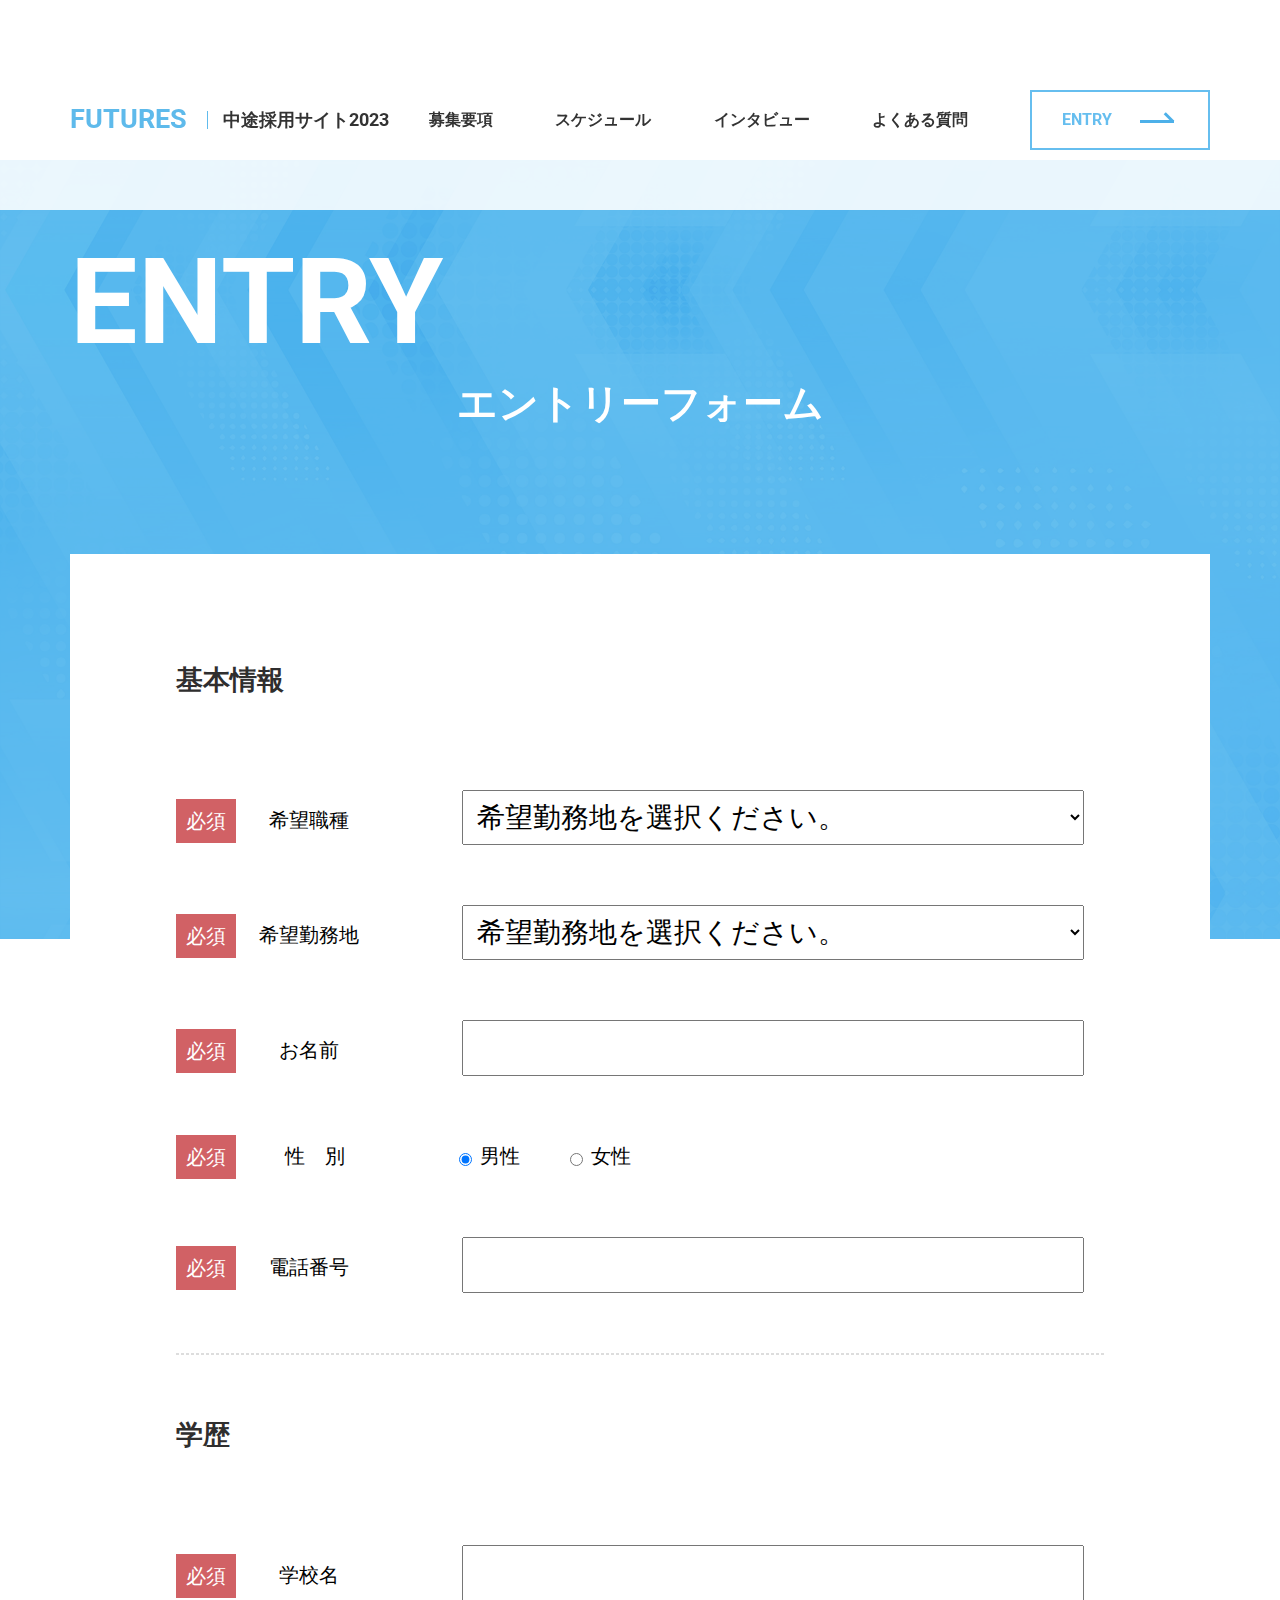
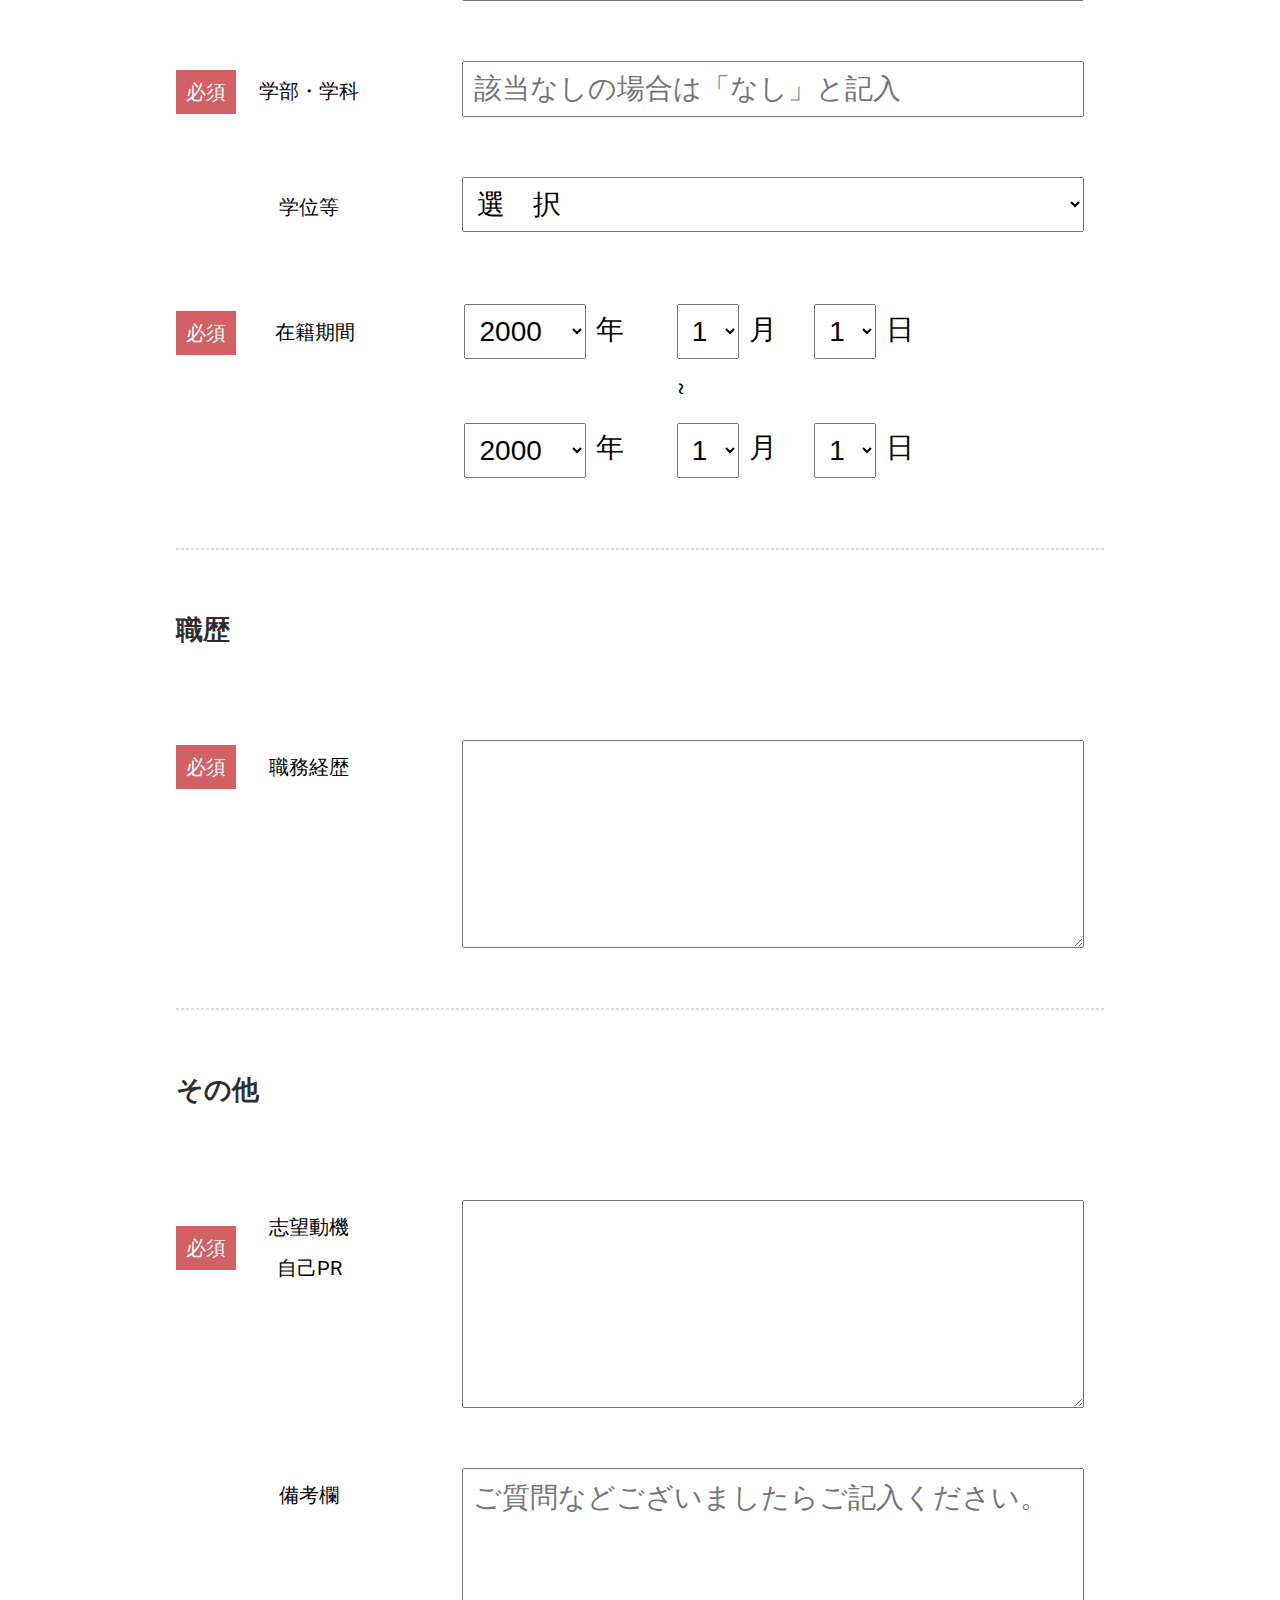
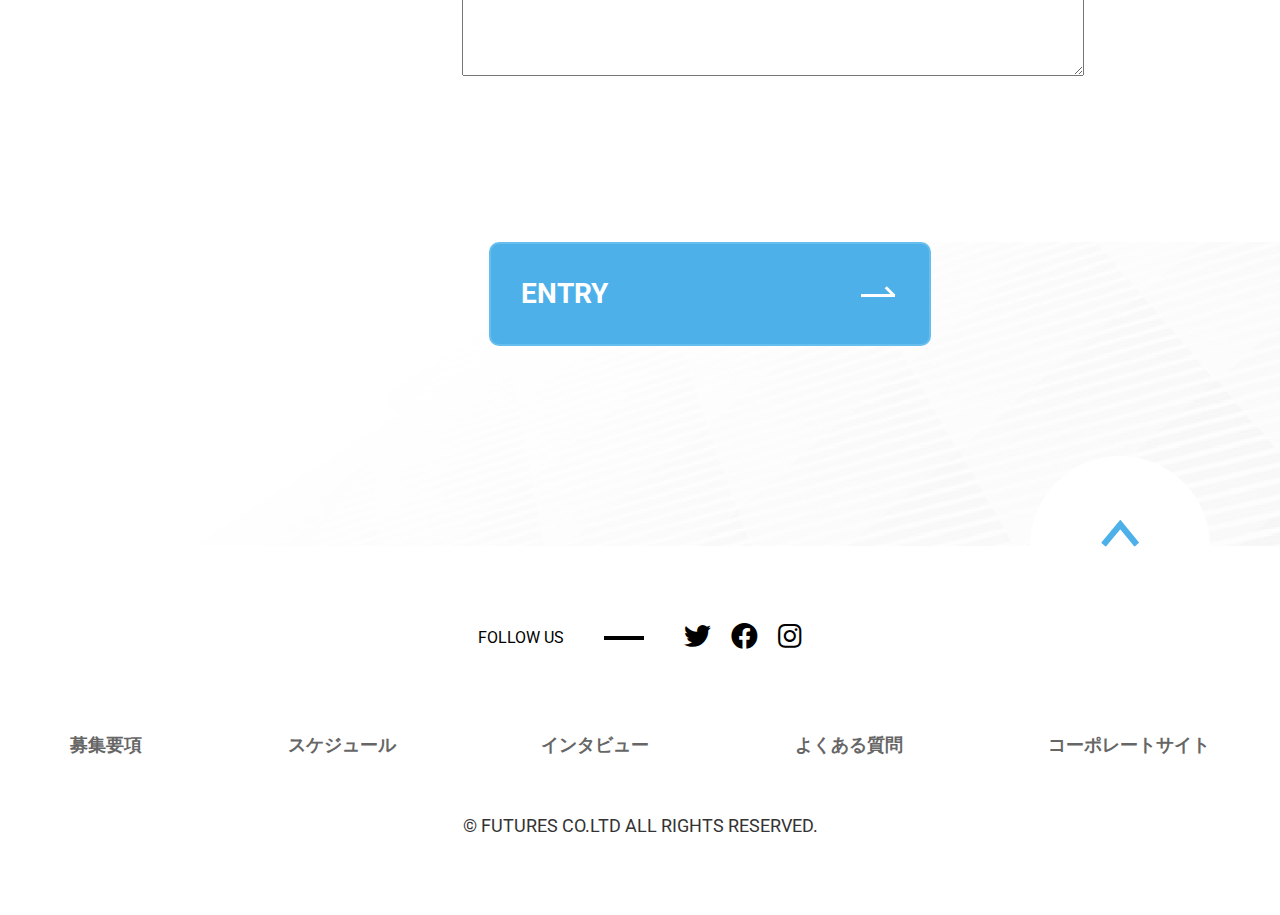
<file: entry.html>
<!DOCTYPE html>
<html lang="ja">

  <head>
    <meta charset="UTF-8">
    <meta http-equiv="X-UA-Compatible" content="IE=edge">
    <meta name="viewport" content="width=device-width, initial-scale=1.0">
    <title>Futures</title>
    <meta name="description" content="○○○○○○○○">
    <meta name="keywords" content="○○○○○○○○○">
    <meta name="viewport" content="width=device-width, initial-scale=1.0">
    <meta property="og:title" content="Futures">
    <meta property="og:type" content="article">
    <meta property="og:url" content="○○○○○○○">
    <meta property="og:image" content="img/favicon.ico">
    <meta property="og:description" content="Futures">
    <meta property="og:site-name" content="Futures">
    <link rel="icon" href="img/favicon.ico">
    <link rel="apple-touch-icon" sizes="180×180" href="icon">
    <link rel="preconnect" href="https://fonts.gstatic.com">
    <link rel="preconnect" href="https://fonts.googleapis.com">
    <link rel="preconnect" href="https://fonts.gstatic.com" crossorigin>
    <link href="https://fonts.googleapis.com/css2?family=Roboto:wght@100;300;400;500;700;900&display=swap" rel="stylesheet">
    <link href="https://use.fontawesome.com/releases/v5.6.1/css/all.css" rel="stylesheet">

    <link rel="stylesheet" href="https://unpkg.com/swiper/swiper-bundle.min.css"/>
    <link rel="stylesheet" type="text/css" href="./assets/css/aos.css">

    <link rel="stylesheet" type="text/css" href="./assets/css/reset.css">
    <link rel="stylesheet" type="text/css" href="./assets/css/common.css">
  </head>

  <body>
    <div id="wrap">
      <header class="header">
        <div class="main-menu">
          <div class="header-logo">
            <a href="index.html">FUTURES</a>
            <a href="index.html">中途採用サイト2023</a>
          </div>
          <div class="nav-wrapper">
            <nav class="header-nav">
              <ul class="nav-list">
                <li class="nav-item"><a href="#service">募集要項</a></li>
                <li class="nav-item"><a href="#voice">スケジュール</a></li>
                <li class="nav-item"><a href="column">インタビュー</a></li>
                <li class="nav-item"><a href="#material">よくある質問</a></li>
                <li>
                  <a href="#" class="nav-item entry-btn">
                    ENTRY
                    <span class="arrow"></span>
                  </a>
                </li>
              </ul>
            </nav>
          </div>
          <div class="menu-btn" onclick="menuClick(this)">
            <span></span>
            <span></span>
            <span></span>
          </div>
        </div>
        <div class="menu" onclick="menuClose()">
          <div><a href="#service">サービス内容</a></div>
          <div><a href="#voice">事例紹介</a></div>
          <div><a href="#">コラム</a></div>
          <div><a href="#material">お役立ち資料</a></div>
          <div><a href="https://airz.co.jp/">会社情報</a></div>
          <div><a href="./whitepaper-form.html">資料ダウンロード</a></div>
          <div><a href="./inquiry-form.html">お問い合わせ</a></div>
      </div>  
      </header>

      <main>
        <section class="section-entry">
          <div class="background-img">
            <img src="./assets/img/faq-bg.png" alt="">
          </div>
          <div class="wrapper">
            <div class="page-title">
              ENTRY
            </div>
            <h2 data-aos="fade-up" data-aos-duration="1500">エントリーフォーム</h2>
            <div class="entry-container">
              <h5>基本情報</h5>
              <div>
                <label class="require" for="">希望職種</label>
                <select class="inputbox" name="occupation" id="occupation">
                  <option value="default">希望勤務地を選択ください。</option>
                  <option value="engineer">System Engineer</option>
                  <option value="designer">Web Designer</option>
                </select>
              </div>
              <div>
                <label class="require" for="">希望勤務地</label>
                <select class="inputbox" name="occupation" id="occupation">
                  <option value="default">希望勤務地を選択ください。</option>
                  <option value="engineer">System Engineer</option>
                  <option value="designer">Web Designer</option>
                </select>
              </div>
              <div>
                <label class="require" for="">お名前</label>
                <input class="inputbox" type="text" id="name" name="name">
              </div>
              <div>
                <label for="" class="require">性　別</label>
                <div>
                  <label class="radio">
                    <input type="radio" name="radio" checked>
                    <span class="check"></span>男性
                  </label>
                  <label class="radio">
                    <input type="radio" name="radio">
                    <span class="check"></span>女性
                  </label>  
                </div>
              </div>
              <div>
                <label class="require" for="">電話番号</label>
                <input class="inputbox" type="text" id="phonenumber" name="phonenumber">
              </div>

              <div class="entry-seperater"></div>

              <h5>学歴</h5>
              <div>
                <label class="require" for="">学校名</label>
                <input class="inputbox" type="text" id="name" name="name">
              </div>
              <div>
                <label class="require" for="">学部・学科</label>
                <input class="inputbox" type="text" id="name" name="name" placeholder="該当なしの場合は「なし」と記入">
              </div>
              <div>
                <label for="">学位等</label>
                <select class="inputbox" name="bachelor" id="bachelor">
                  <option value="default">選　択</option>
                  <option value="engineer">選　択</option>
                  <option value="designer">選　択</option>
                </select>
              </div>
              <div>
                <label class="require" for="">在籍期間</label>
                <div>
                  <div class="date-line">
                    <div class="inputbox year">
                      <select  name="year" id="year">
                        <option value="default">2000</option>
                        <option value="engineer">2001</option>
                        <option value="designer">2002</option>
                      </select>年
                    </div>
                    <div class="inputbox month">
                      <select name="month" id="month">
                        <option value="default">1</option>
                        <option value="engineer">2</option>
                        <option value="designer">3</option>
                      </select>月
                    </div>
                    <div class="inputbox date">
                      <select name="date" id="date">
                        <option value="default">1</option>
                        <option value="engineer">2</option>
                        <option value="designer">3</option>
                      </select>日
                    </div>    
                  </div>
                  <div class="date-connecter">~</div>
                  <div class="date-line">
                    <div class="inputbox year">
                      <select  name="year" id="year">
                        <option value="default">2000</option>
                        <option value="engineer">2001</option>
                        <option value="designer">2002</option>
                      </select>年
                    </div>
                    <div class="inputbox month">
                      <select name="month" id="month">
                        <option value="default">1</option>
                        <option value="engineer">2</option>
                        <option value="designer">3</option>
                      </select>月
                    </div>
                    <div class="inputbox date">
                      <select name="date" id="date">
                        <option value="default">1</option>
                        <option value="engineer">2</option>
                        <option value="designer">3</option>
                      </select>日
                    </div>    
                  </div>
                </div>
              </div>

              <div class="entry-seperater"></div>

              <h5>職歴</h5>
              <div>
                <label class="require" for="">職務経歴</label>
                <textarea class="inputbox" rows="6" cols="50" name="comment" form="usrform"></textarea>
              </div>

              <div class="entry-seperater"></div>

              <h5>その他</h5>
              <div>
                <label class="require" for="">志望動機<br>自己PR</label>
                <textarea class="inputbox" rows="6" cols="50" name="comment" form="usrform"></textarea>
              </div>
              <div>
                <label for="">備考欄</label>
                <textarea class="inputbox" rows="6" cols="50" name="comment" form="usrform" placeholder="ご質問などございましたらご記入ください。"></textarea>
              </div>
            </div>
            <div class="entry-footer">
              <a type="submit" href="#" class="entry-btn color-white">
                ENTRY
                <span class="arrow"></span>
              </a>  
            </div>
          </div>
        </section>
      </main>

      <!-- footer -->
      <footer>
        <div class="footer-top show-none">
          <div class="footer-title">
            CREATE THE FUTURE
          </div>
          <div class="footer-subtitle">
            挑戦するあなたを応援します。
          </div>
          <a href="#" class="entry-btn color-white">
            ENTRY
            <span class="arrow"></span>
          </a>
        </div>
        <div class="footer-btm">
          <div class="wrapper">
            <div class="container">
              <a href="#" class="back-to-top">
                <img src="./assets/img/to_top.svg" alt="">
              </a>
              <div class="footer-social">
                <div>FOLLOW US</div>
                <div class="minuse"></div>
                <div class="social-buttons">
                  <a href="https://twitter.com/" target="_blank"><i class="fab fa-twitter"></i></a>
                  <a href="https://www.facebook.com/" target="_blank"><i class="fab fa-facebook"></i>
                  <a href="https://www.instagram.com/" target="_blank"><i class="fab fa-instagram"></i></a>    
                </div>
              </div>
              <div class="nav-wrapper">
                <nav class="header-nav">
                  <ul class="nav-list">
                    <li class="nav-item"><a href="#service">募集要項</a></li>
                    <li class="nav-item"><a href="#voice">スケジュール</a></li>
                    <li class="nav-item"><a href="column">インタビュー</a></li>
                    <li class="nav-item"><a href="#material">よくある質問</a></li>
                    <li class="nav-item"><a href="#material">コーポレートサイト</a></li>
                  </ul>
                </nav>
              </div>    
            </div>
          </div>  
        </div>
        <p>&copy; FUTURES CO.LTD ALL RIGHTS RESERVED.</p>
      </footer>

    </div>
    <!-- JavaScript読み込み -->

    <script src="https://code.jquery.com/jquery-3.4.1.min.js" integrity="sha256-CSXorXvZcTkaix6Yvo6HppcZGetbYMGWSFlBw8HfCJo=" crossorigin="anonymous"></script>
    <script src="https://unpkg.com/swiper/swiper-bundle.min.js"></script>
    <script>
      var swiper = new Swiper(".mySwiper", {
        spaceBetween: 30,
        centeredSlides: true,
        loop: true,
        autoplay: {
          delay: 3000,
          disableOnInteraction: true,
        },
      });
    </script>

    <script src="./assets/scripts/aos.js"></script>
    <script src="./assets/scripts/main.js"></script>

    <script>
      AOS.init();
    </script>
  </body>
</html>
</file>
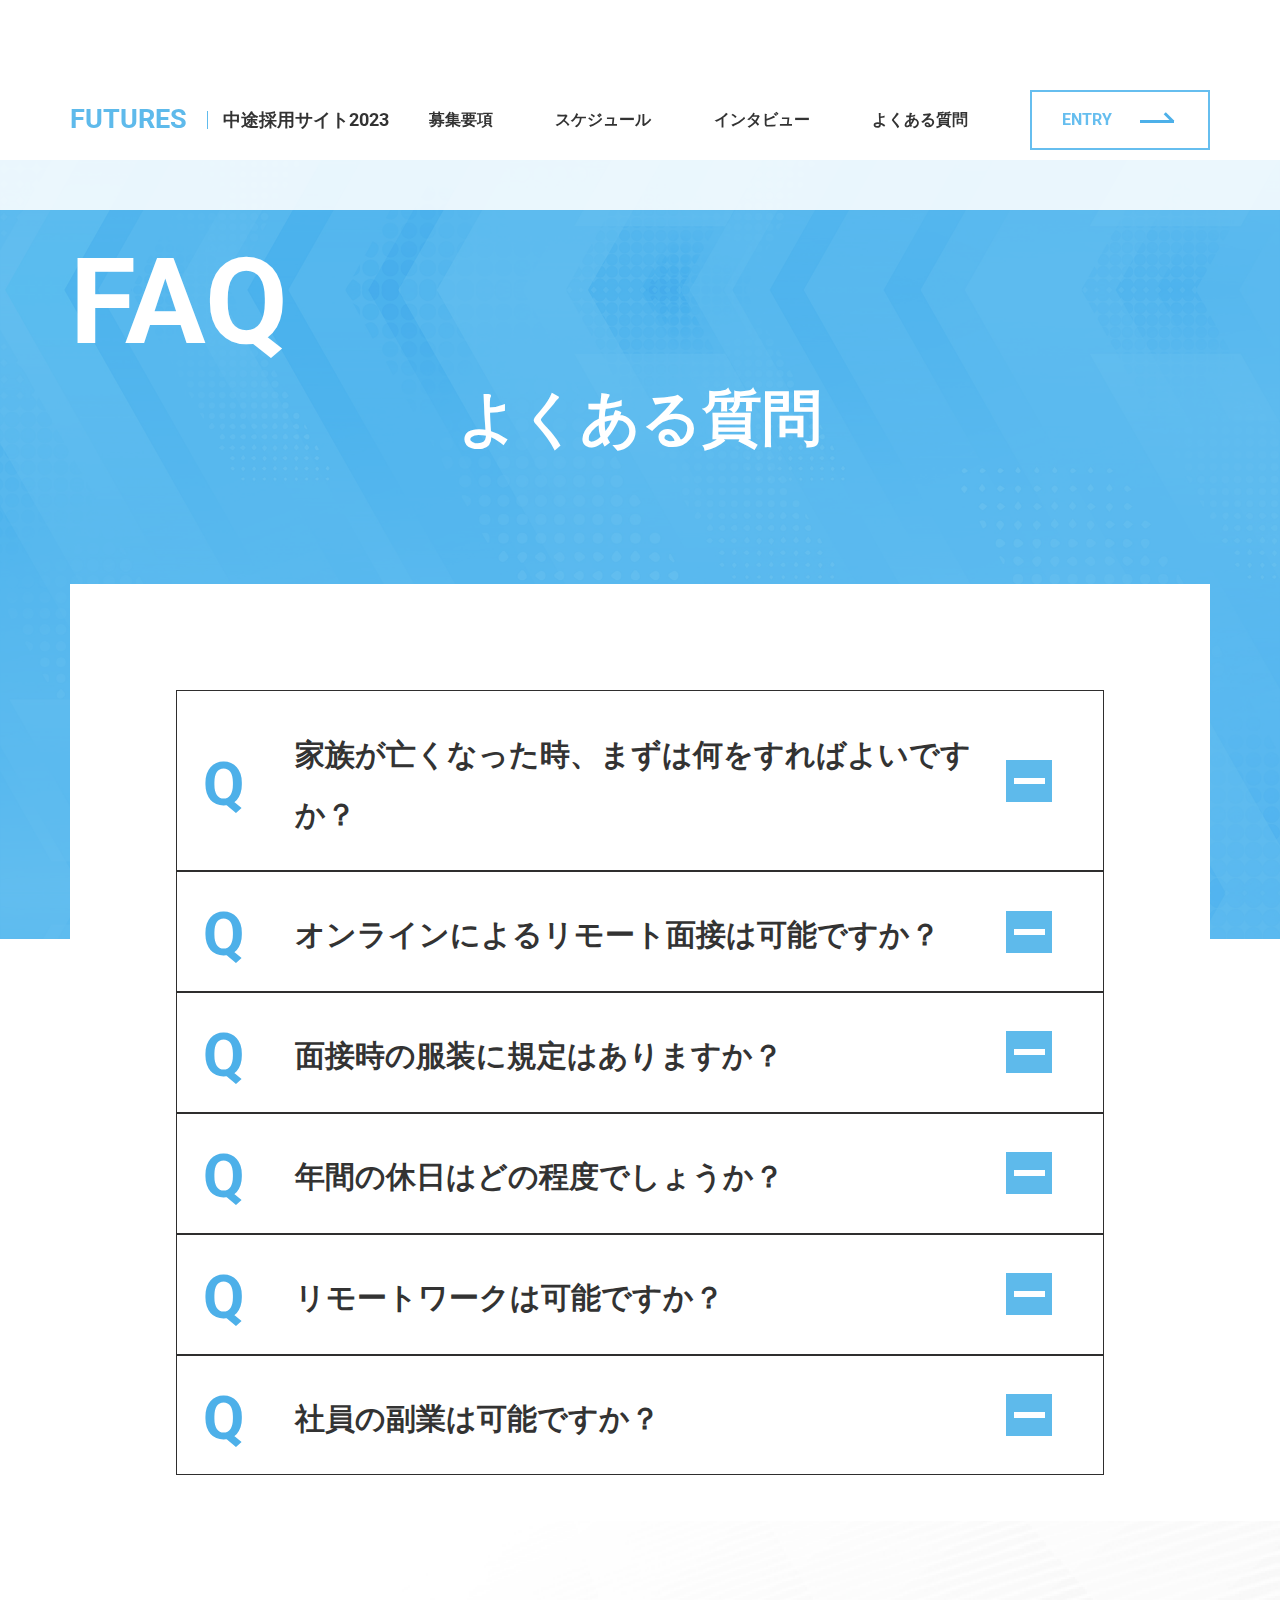
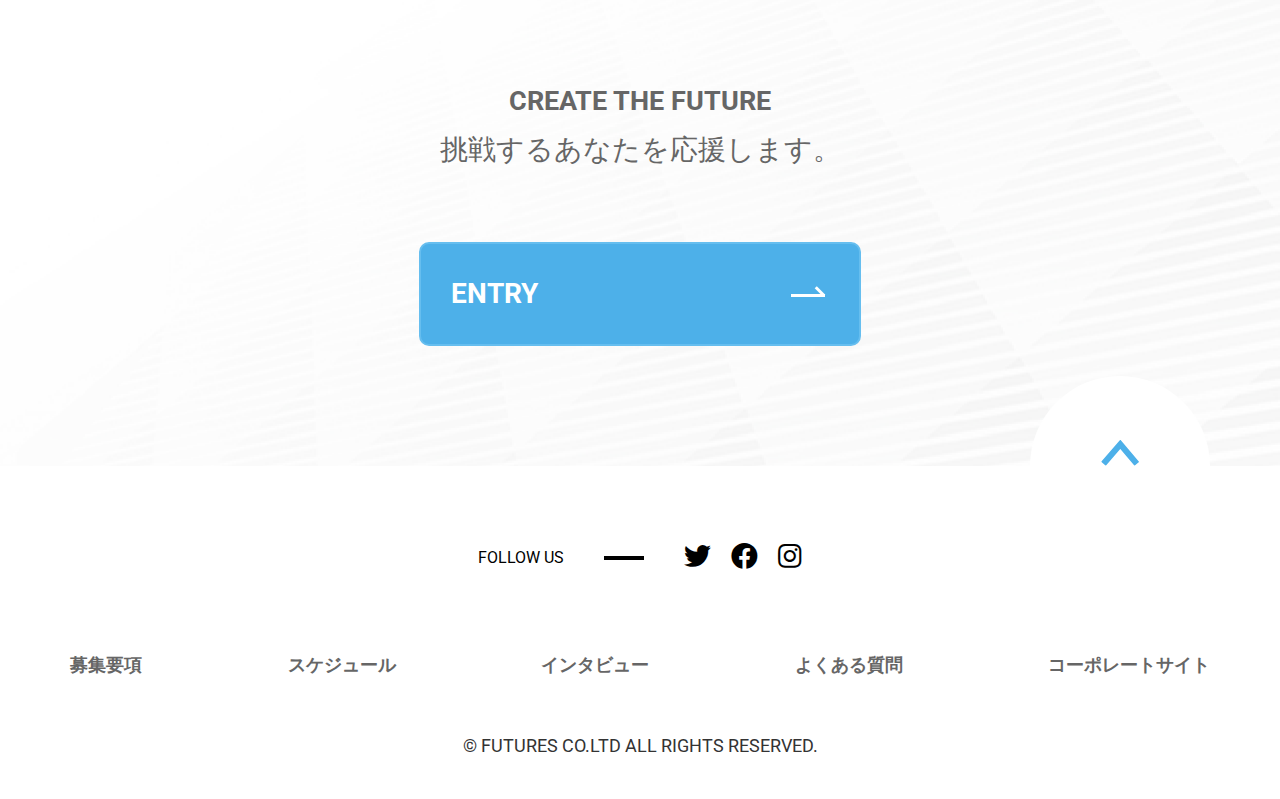
<file: faq.html>
<!DOCTYPE html>
<html lang="ja">

  <head>
    <meta charset="UTF-8">
    <meta http-equiv="X-UA-Compatible" content="IE=edge">
    <meta name="viewport" content="width=device-width, initial-scale=1.0">
    <title>Futures</title>
    <meta name="description" content="○○○○○○○○">
    <meta name="keywords" content="○○○○○○○○○">
    <meta name="viewport" content="width=device-width, initial-scale=1.0">
    <meta property="og:title" content="Futures">
    <meta property="og:type" content="article">
    <meta property="og:url" content="○○○○○○○">
    <meta property="og:image" content="img/favicon.ico">
    <meta property="og:description" content="Futures">
    <meta property="og:site-name" content="Futures">
    <link rel="icon" href="img/favicon.ico">
    <link rel="apple-touch-icon" sizes="180×180" href="icon">
    <link rel="preconnect" href="https://fonts.gstatic.com">
    <link rel="preconnect" href="https://fonts.googleapis.com">
    <link rel="preconnect" href="https://fonts.gstatic.com" crossorigin>
    <link href="https://fonts.googleapis.com/css2?family=Roboto:wght@100;300;400;500;700;900&display=swap" rel="stylesheet">
    <link href="https://use.fontawesome.com/releases/v5.6.1/css/all.css" rel="stylesheet">

    <link rel="stylesheet" href="https://unpkg.com/swiper/swiper-bundle.min.css"/>
    <link rel="stylesheet" type="text/css" href="./assets/css/aos.css">

    <link rel="stylesheet" type="text/css" href="./assets/css/reset.css">
    <link rel="stylesheet" type="text/css" href="./assets/css/common.css">
  </head>

  <body>
    <div id="wrap">
      <header class="header">
        <div class="main-menu">
          <div class="header-logo">
            <a href="index.html">FUTURES</a>
            <a href="index.html">中途採用サイト2023</a>
          </div>
          <div class="nav-wrapper">
            <nav class="header-nav">
              <ul class="nav-list">
                <li class="nav-item"><a href="#service">募集要項</a></li>
                <li class="nav-item"><a href="#voice">スケジュール</a></li>
                <li class="nav-item"><a href="column">インタビュー</a></li>
                <li class="nav-item"><a href="#material">よくある質問</a></li>
                <li>
                  <a href="#" class="nav-item entry-btn">
                    ENTRY
                    <span class="arrow"></span>
                  </a>
                </li>
              </ul>
            </nav>
          </div>
          <div class="menu-btn" onclick="menuClick(this)">
            <span></span>
            <span></span>
            <span></span>
          </div>
        </div>
        <div class="menu" onclick="menuClose()">
          <div><a href="#service">サービス内容</a></div>
          <div><a href="#voice">事例紹介</a></div>
          <div><a href="#">コラム</a></div>
          <div><a href="#material">お役立ち資料</a></div>
          <div><a href="https://airz.co.jp/">会社情報</a></div>
          <div><a href="./whitepaper-form.html">資料ダウンロード</a></div>
          <div><a href="./inquiry-form.html">お問い合わせ</a></div>
      </div>  
      </header>

      <main>
        <section class="section-faq">
          <div class="background-img">
            <img src="./assets/img/faq-bg.png" alt="">
          </div>
          <div class="wrapper">
            <div class="page-title">
              FAQ
            </div>
            <h2 data-aos="fade-up" data-aos-duration="1500">よくある質問</h2>
            <div class="faq-container">
              <div class="faq-card">
                <div class="faq-q">
                  <div class="faq-head">Q</div>
                  <p>
                    家族が亡くなった時、まずは何をすればよいですか？
                  </p>
                </div>
                <div class="faq-a">
                  <div class="faq-text">
                    <div class="faq-head">A</div>
                    <p>
                      基本的にはありませんが、事情や要望がある場合転勤になることもあります。その場合、地域は関東圏のみとなります。
                    </p>
                  </div>
                </div>
              </div>
              <div class="faq-card">
                <div class="faq-q">
                  <div class="faq-head">Q</div>
                  <p>
                    オンラインによるリモート面接は可能ですか？
                  </p>
                </div>
                <div class="faq-a">
                  <div class="faq-text">
                    <div class="faq-head">A</div>
                    <p>
                      基本的にはありませんが、事情や要望がある場合転勤になることもあります。その場合、地域は関東圏のみとなります。
                    </p>
                  </div>
                </div>
              </div>
              <div class="faq-card">
                <div class="faq-q">
                  <div class="faq-head">Q</div>
                  <p>
                    面接時の服装に規定はありますか？
                  </p>
                </div>
                <div class="faq-a">
                  <div class="faq-text">
                    <div class="faq-head">A</div>
                    <p>
                      基本的にはありませんが、事情や要望がある場合転勤になることもあります。その場合、地域は関東圏のみとなります。
                    </p>
                  </div>
                </div>
              </div>
              <div class="faq-card">
                <div class="faq-q">
                  <div class="faq-head">Q</div>
                  <p>
                    年間の休日はどの程度でしょうか？
                  </p>
                </div>
                <div class="faq-a">
                  <div class="faq-text">
                    <div class="faq-head">A</div>
                    <p>
                      基本的にはありませんが、事情や要望がある場合転勤になることもあります。その場合、地域は関東圏のみとなります。
                    </p>
                  </div>
                </div>
              </div>
              <div class="faq-card">
                <div class="faq-q">
                  <div class="faq-head">Q</div>
                  <p>
                    リモートワークは可能ですか？
                  </p>
                </div>
                <div class="faq-a">
                  <div class="faq-text">
                    <div class="faq-head">A</div>
                    <p>
                      基本的にはありませんが、事情や要望がある場合転勤になることもあります。その場合、地域は関東圏のみとなります。
                    </p>
                  </div>
                </div>
              </div>
              <div class="faq-card">
                <div class="faq-q">
                  <div class="faq-head">Q</div>
                  <p>
                    社員の副業は可能ですか？
                  </p>
                </div>
                <div class="faq-a">
                  <div class="faq-text">
                    <div class="faq-head">A</div>
                    <p>
                      基本的にはありませんが、事情や要望がある場合転勤になることもあります。その場合、地域は関東圏のみとなります。
                    </p>
                  </div>
                </div>
              </div>
            </div>
          </div>
        </section>
      </main>

      <!-- footer -->
      <footer>
        <div class="footer-top">
          <div class="footer-title">
            CREATE THE FUTURE
          </div>
          <div class="footer-subtitle">
            挑戦するあなたを応援します。
          </div>
          <a href="#" class="entry-btn color-white">
            ENTRY
            <span class="arrow"></span>
          </a>
        </div>
        <div class="footer-btm">
          <div class="wrapper">
            <div class="container">
              <a href="#" class="back-to-top">
                <img src="./assets/img/to_top.svg" alt="">
              </a>
              <div class="footer-social">
                <div>FOLLOW US</div>
                <div class="minuse"></div>
                <div class="social-buttons">
                  <a href="https://twitter.com/" target="_blank"><i class="fab fa-twitter"></i></a>
                  <a href="https://www.facebook.com/" target="_blank"><i class="fab fa-facebook"></i>
                  <a href="https://www.instagram.com/" target="_blank"><i class="fab fa-instagram"></i></a>    
                </div>
              </div>
              <div class="nav-wrapper">
                <nav class="header-nav">
                  <ul class="nav-list">
                    <li class="nav-item"><a href="#service">募集要項</a></li>
                    <li class="nav-item"><a href="#voice">スケジュール</a></li>
                    <li class="nav-item"><a href="column">インタビュー</a></li>
                    <li class="nav-item"><a href="#material">よくある質問</a></li>
                    <li class="nav-item"><a href="#material">コーポレートサイト</a></li>
                  </ul>
                </nav>
              </div>    
            </div>
          </div>  
        </div>
        <p>&copy; FUTURES CO.LTD ALL RIGHTS RESERVED.</p>
      </footer>

    </div>
    <!-- JavaScript読み込み -->

    <script src="https://code.jquery.com/jquery-3.4.1.min.js" integrity="sha256-CSXorXvZcTkaix6Yvo6HppcZGetbYMGWSFlBw8HfCJo=" crossorigin="anonymous"></script>
    <script src="https://unpkg.com/swiper/swiper-bundle.min.js"></script>
    <script>
      var swiper = new Swiper(".mySwiper", {
        spaceBetween: 30,
        centeredSlides: true,
        loop: true,
        autoplay: {
          delay: 3000,
          disableOnInteraction: true,
        },
      });
    </script>

    <script src="./assets/scripts/aos.js"></script>
    <script src="./assets/scripts/main.js"></script>

    <script>
      AOS.init();
    </script>
  </body>
</html>
</file>
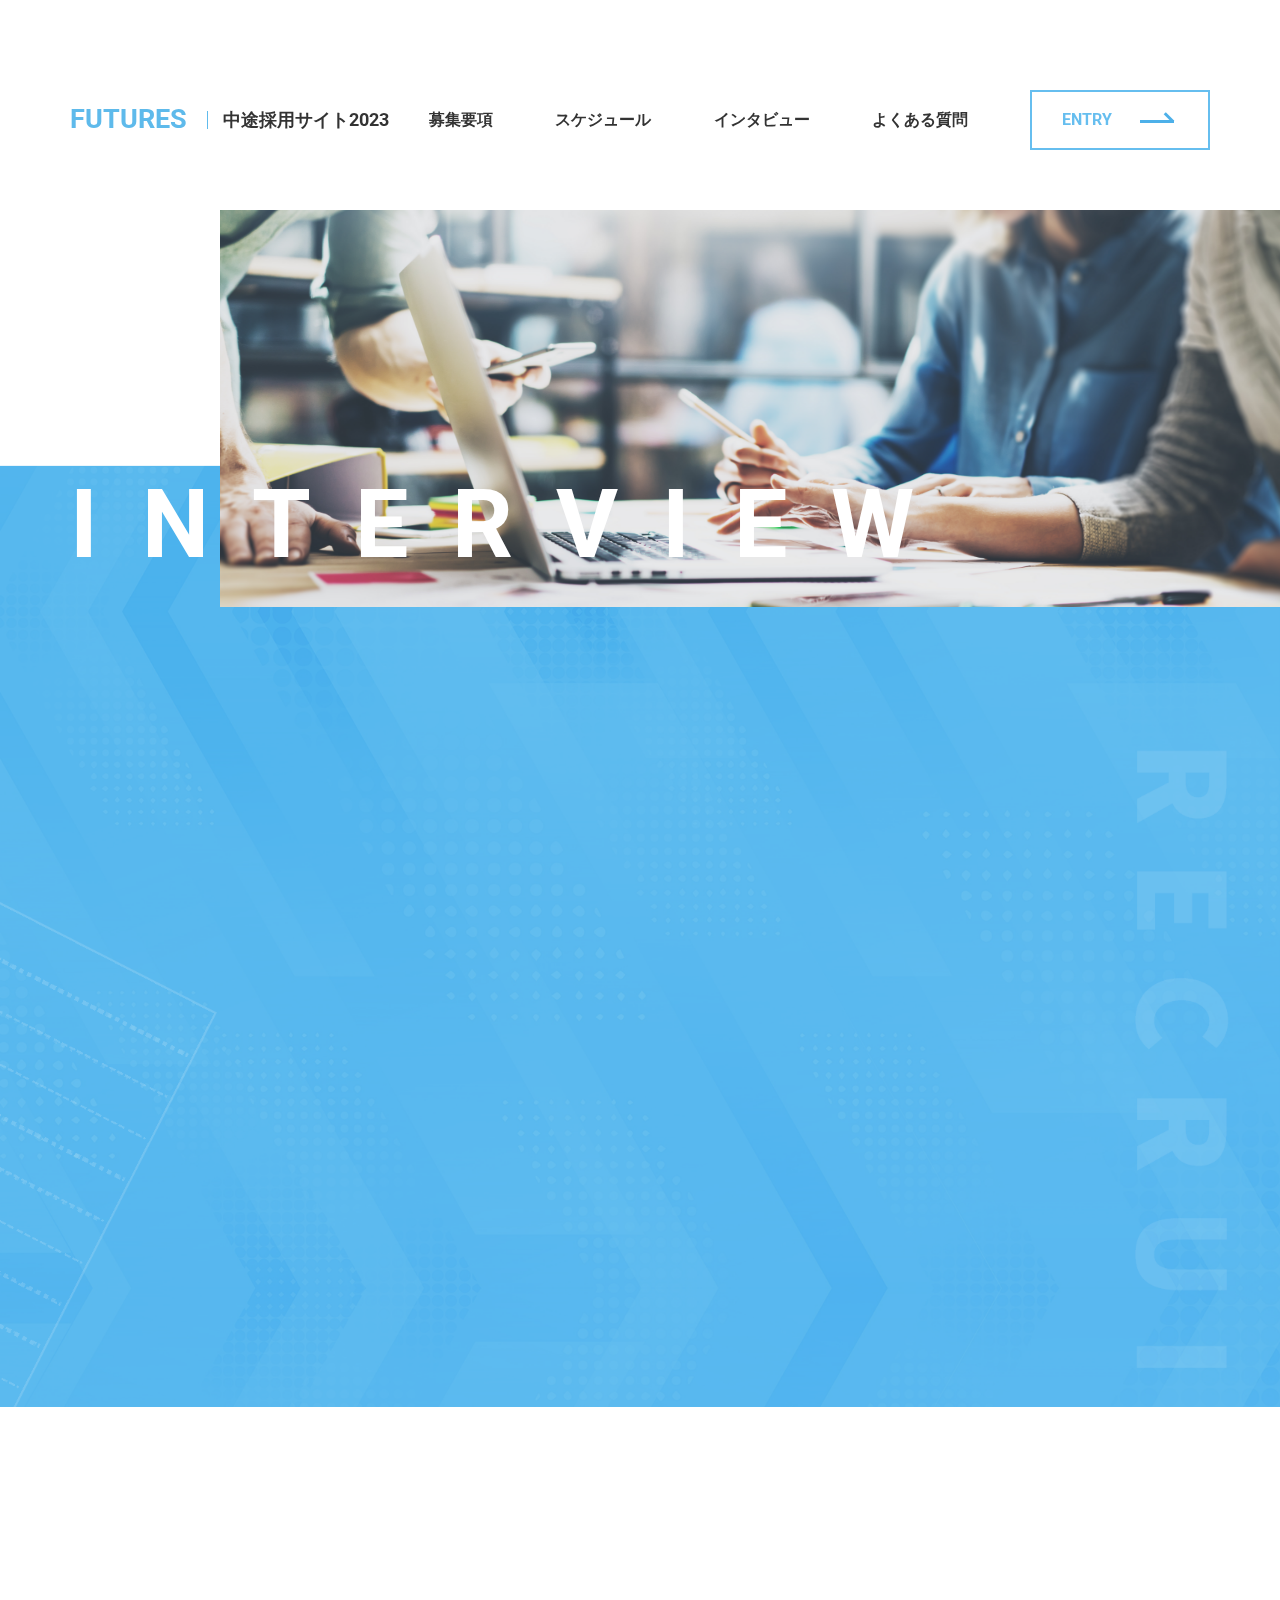
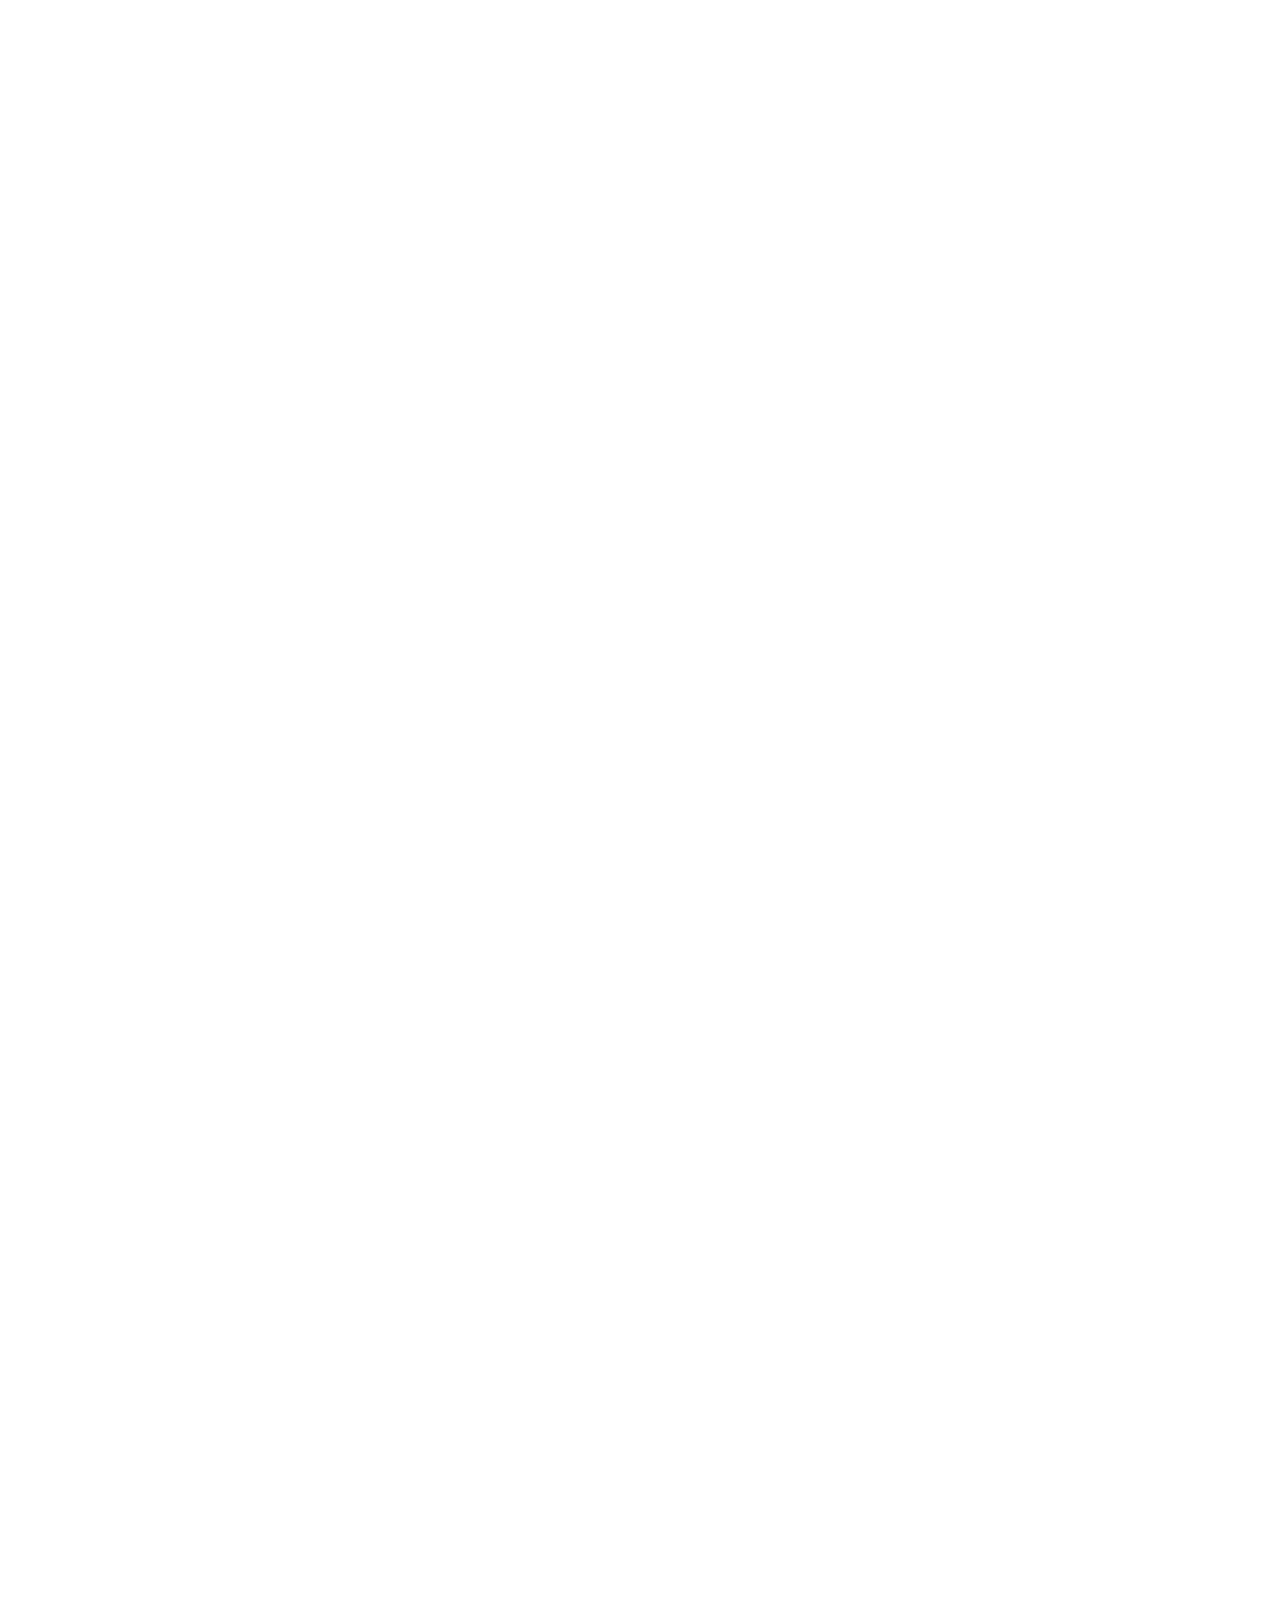
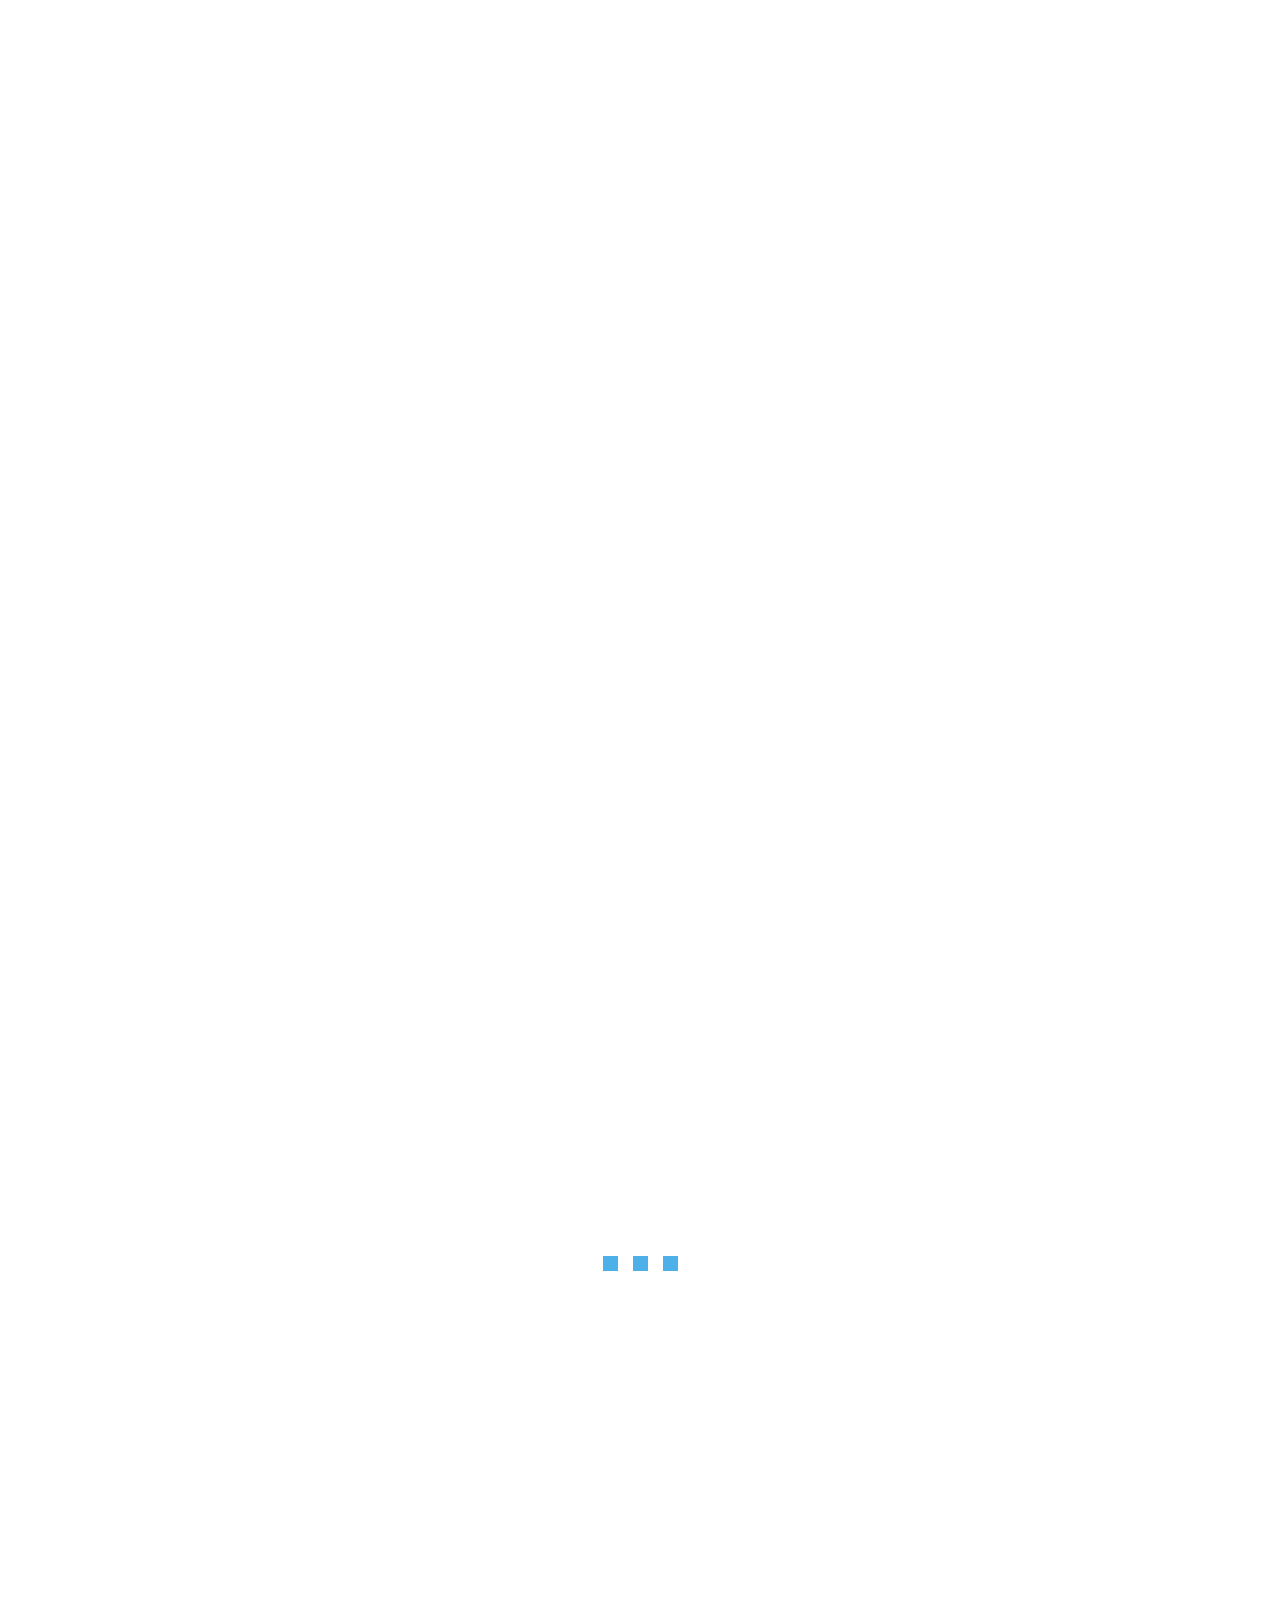
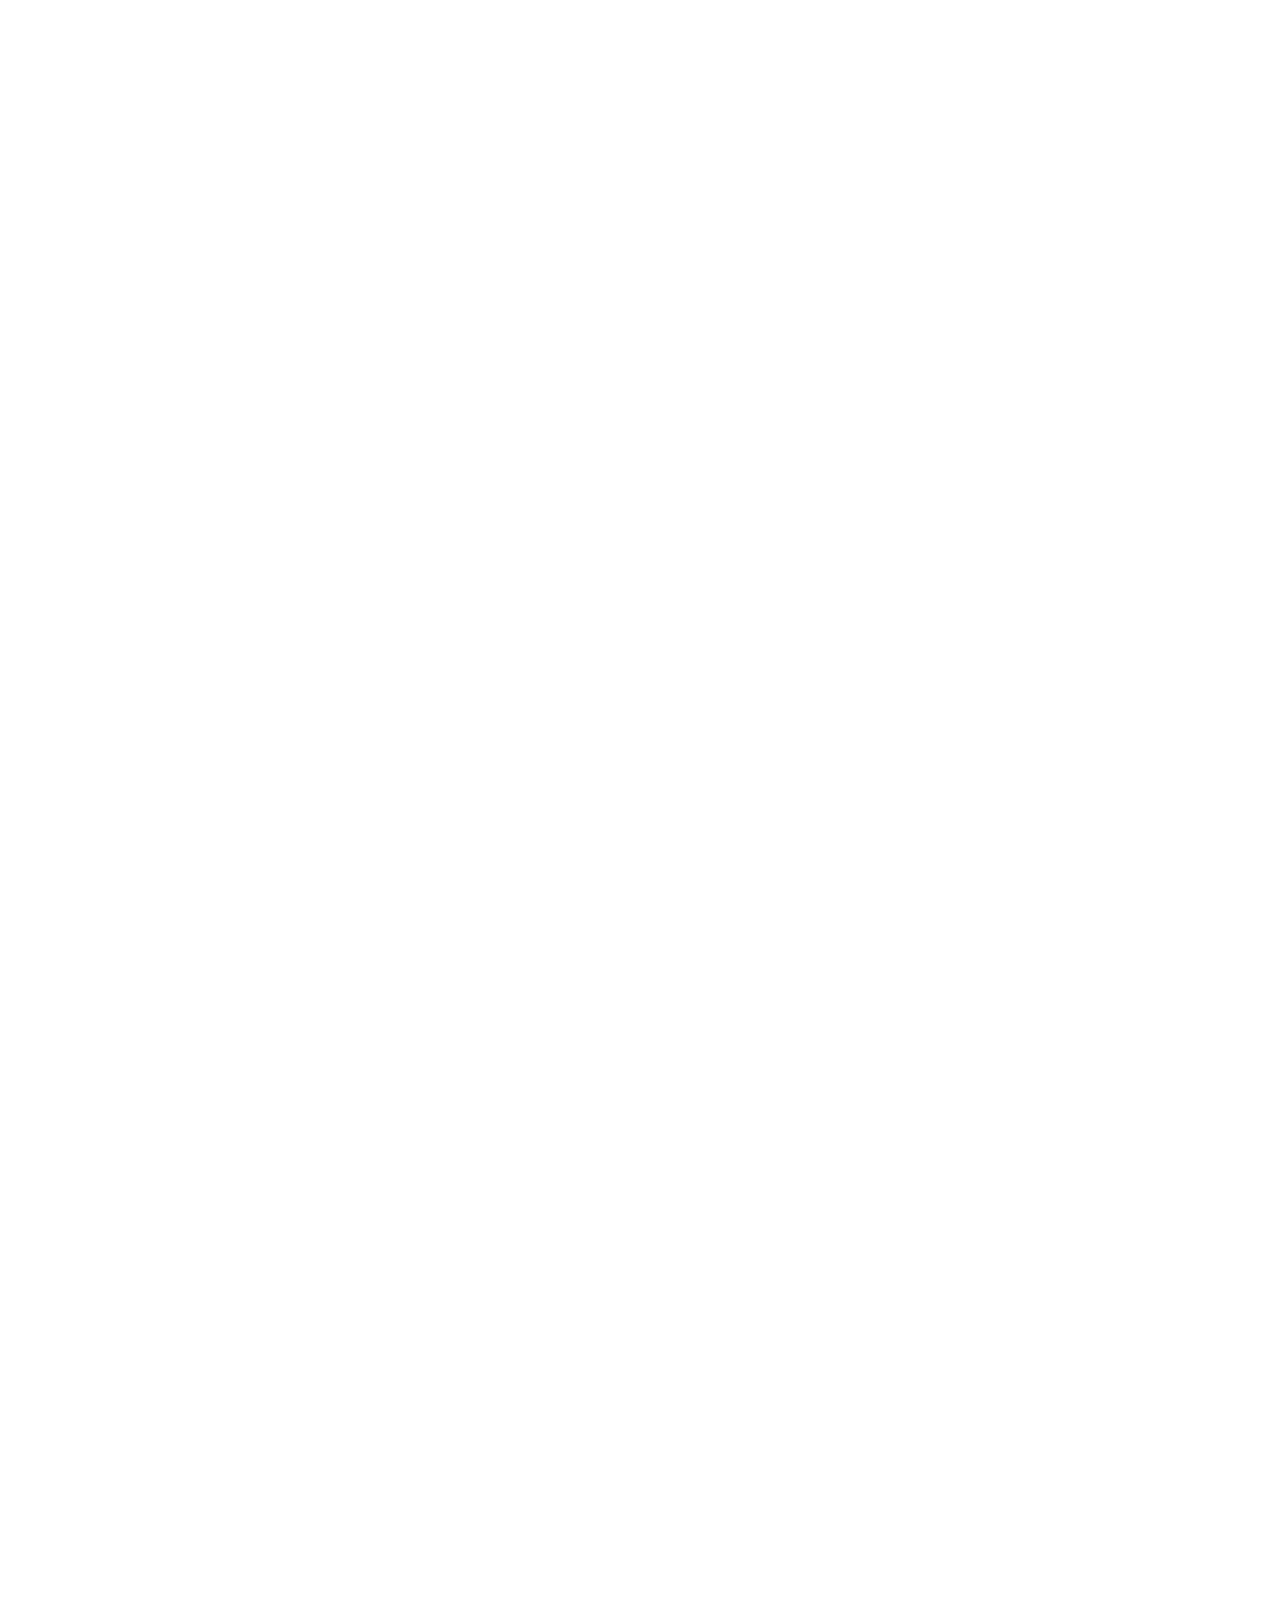
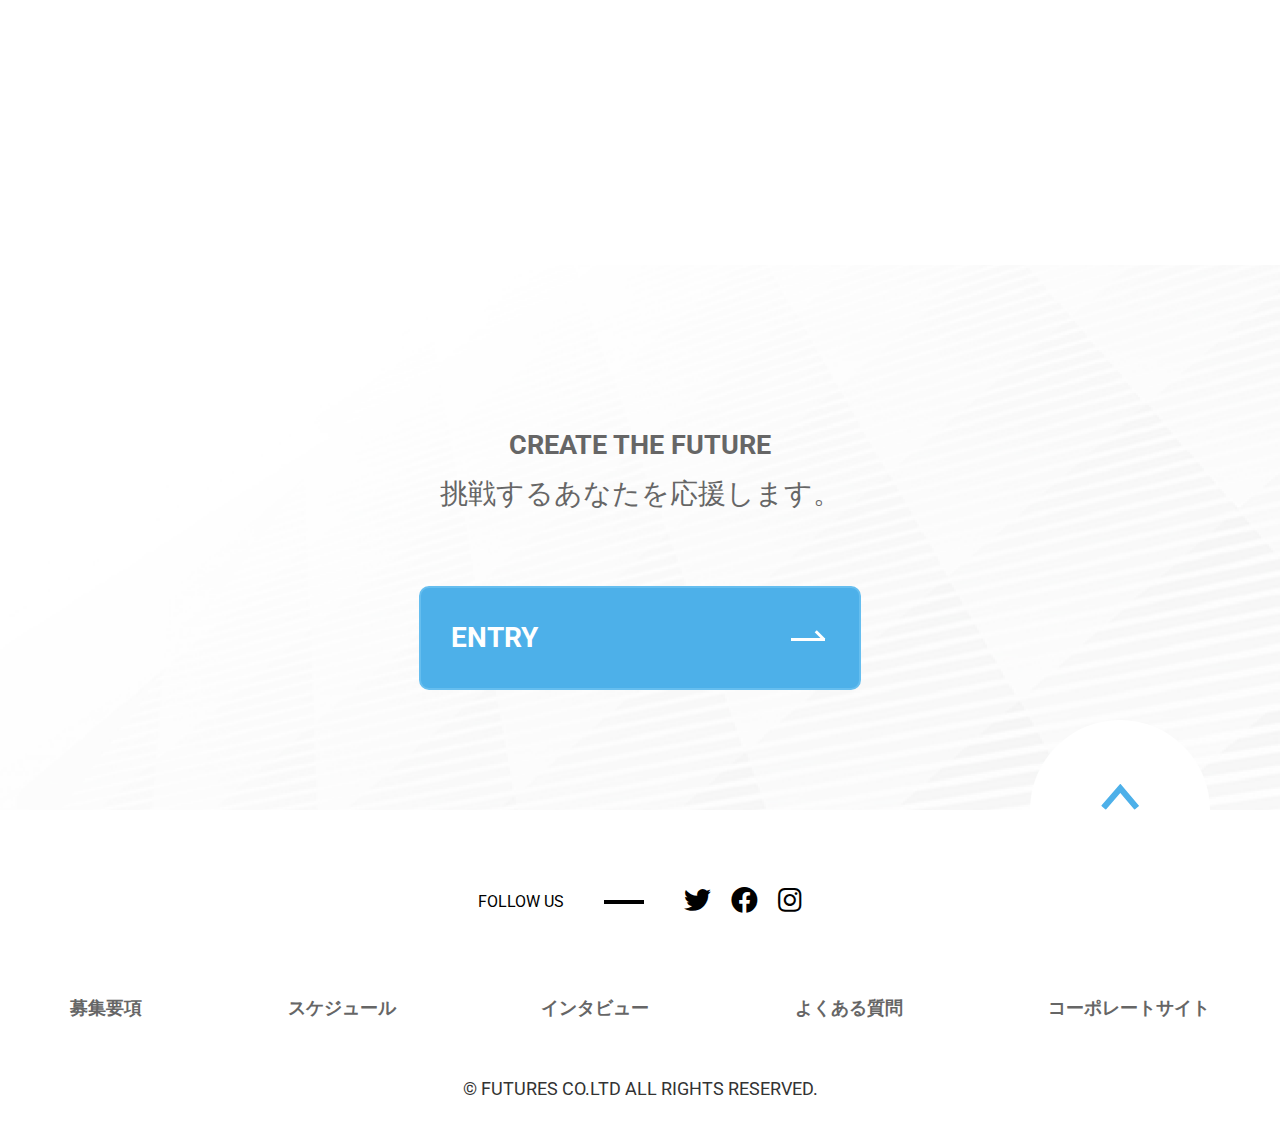
<file: interview.html>
<!DOCTYPE html>
<html lang="ja">

  <head>
    <meta charset="UTF-8">
    <meta http-equiv="X-UA-Compatible" content="IE=edge">
    <meta name="viewport" content="width=device-width, initial-scale=1.0">
    <title>Futures</title>
    <meta name="description" content="○○○○○○○○">
    <meta name="keywords" content="○○○○○○○○○">
    <meta name="viewport" content="width=device-width, initial-scale=1.0">
    <meta property="og:title" content="Futures">
    <meta property="og:type" content="article">
    <meta property="og:url" content="○○○○○○○">
    <meta property="og:image" content="img/favicon.ico">
    <meta property="og:description" content="Futures">
    <meta property="og:site-name" content="Futures">
    <link rel="icon" href="img/favicon.ico">
    <link rel="apple-touch-icon" sizes="180×180" href="icon">
    <link rel="preconnect" href="https://fonts.gstatic.com">
    <link rel="preconnect" href="https://fonts.googleapis.com">
    <link rel="preconnect" href="https://fonts.gstatic.com" crossorigin>
    <link href="https://fonts.googleapis.com/css2?family=Roboto:wght@100;300;400;500;700;900&display=swap" rel="stylesheet">
    <link href="https://use.fontawesome.com/releases/v5.6.1/css/all.css" rel="stylesheet">

    <link rel="stylesheet" href="https://unpkg.com/swiper/swiper-bundle.min.css"/>
    <link rel="stylesheet" type="text/css" href="./assets/css/aos.css">

    <link rel="stylesheet" type="text/css" href="./assets/css/reset.css">
    <link rel="stylesheet" type="text/css" href="./assets/css/common.css">
  </head>

  <body>
    <div id="wrap">
      <header class="header">
        <div class="main-menu">
          <div class="header-logo">
            <a href="index.html">FUTURES</a>
            <a href="index.html">中途採用サイト2023</a>
          </div>
          <div class="nav-wrapper">
            <nav class="header-nav">
              <ul class="nav-list">
                <li class="nav-item"><a href="#service">募集要項</a></li>
                <li class="nav-item"><a href="#voice">スケジュール</a></li>
                <li class="nav-item"><a href="column">インタビュー</a></li>
                <li class="nav-item"><a href="#material">よくある質問</a></li>
                <li>
                  <a href="#" class="nav-item entry-btn">
                    ENTRY
                    <span class="arrow"></span>
                  </a>
                </li>
              </ul>
            </nav>
          </div>
          <div class="menu-btn" onclick="menuClick(this)">
            <span></span>
            <span></span>
            <span></span>
          </div>
        </div>
        <div class="menu" onclick="menuClose()">
          <div><a href="#service">サービス内容</a></div>
          <div><a href="#voice">事例紹介</a></div>
          <div><a href="#">コラム</a></div>
          <div><a href="#material">お役立ち資料</a></div>
          <div><a href="https://airz.co.jp/">会社情報</a></div>
          <div><a href="./whitepaper-form.html">資料ダウンロード</a></div>
          <div><a href="./inquiry-form.html">お問い合わせ</a></div>
      </div>  
      </header>

      <main>
        <section id="top" class="section-top">
          <div class="banner-img">
            <img src="./assets/img/banner-interview.png" alt="">
          </div>
        </section>
        <section class="section-schedule">
          <div class="banner-text">
            INTERVIEW
          </div>
          <div class="interview-container">
            <h1 data-aos="fade-up" data-aos-duration="1500">インタビュー</h1>
            <p data-aos="fade-up" data-aos-duration="1500">
              先輩社員にインタビュー<br>
              これから一緒に働く方たちへ
            </p>
          </div>
        </section>
        <section class="section-member interview">
          <div class="wrapper">
            <div class="member-card" data-aos="fade-up" data-aos-duration="1500">
              <img src="./assets/img/system-engineer3.png" alt="">
              <div class="member-profile">
                <div class="job">
                  <p>システムエンジニア</p>
                  <p>2015入社</p>
                </div>
                <div class="name">
                  <p>TARO OSAKA</p>
                  <p>大阪　太郎</p>
                </div>
              </div>
              <div>
                <h5 data-aos="fade-up" data-aos-duration="1500">SYSTEM ENGINER</h5>
                <a href="#" class="more-btn" data-aos="fade-up" data-aos-duration="1500">
                  MORE
                  <span class="arrow"></span>
                </a>
              </div>
            </div>
            <div class="member-card" data-aos="fade-up" data-aos-duration="1500">
              <img src="./assets/img/web-designer3.png" alt="">
              <div class="member-profile">
                <div class="job">
                  <p>WEBデザイナー</p>
                  <p>2015入社</p>
                </div>
                <div class="name">
                  <p>HANAKO YAMADA</p>
                  <p>山田　花子</p>
                </div>
              </div>
              <div>
                <h5 data-aos="fade-up" data-aos-duration="1500">WEB DESIGNER</h5>
                <a href="#" class="more-btn" data-aos="fade-up" data-aos-duration="1500">
                  MORE
                  <span class="arrow"></span>
                </a>  
              </div>
            </div>
          </div>
        </section>
        <section class="section-intro">
          <div class="intro-banner left" data-aos="fade-left" data-aos-duration="1500">
            <div>
              <h3 class="font-black">
                自分でつくる働き方で<br>
                のびのびとやっています！
              </h3>
              <p>
                システムエンジニア
              </p>
              <h2 class="font-black">
                大阪 太郎
              </h2>
            </div>
            <div>
              <img src="./assets/img/intro-img1.png" alt="">
            </div>
          </div>
          <div class="container">
            <div class="intro-text">
              <div class="intro-title" data-aos="fade-up" data-aos-duration="1500">
                入社のきっかけは？
              </div>
              <p data-aos="fade-up" data-aos-duration="1500">
                さまざまな業種、多種多様なシステム開発に携われるということを聞いていました。<br>
                自分の成長やスキルアップにも繋がると思い志望しました。<br>
                仕事は開発がメインですが、本当に自分にシステム開発ができるのか不安でしたが、先輩のサポートがしっかりしていて、最初の不安もすぐになくなり、すぐに業務に慣れることができました。
              </p>
            </div>
          </div>
          <div class="intro-img" data-aos="fade-right" data-aos-duration="1500">
            <img src="./assets/img/intro-img2.png" alt="">
          </div>
          <div class="container">
            <div class="intro-text">
              <div class="intro-title" data-aos="fade-up" data-aos-duration="1500">
                仕事のやりがいは？
              </div>
              <p data-aos="fade-up" data-aos-duration="1500">
                もうすぐ入社して5年になりますが、先輩に頼ってばかりの1年目の自分よりは遥かに成長してることを実感しています。<br>
                入社してから今までいろんなプロジェクトに携わって、自由な発想で型に捉われずある程度自分で作っていかなければならない面白さがあるのも楽しいです。<br>
                今度はそろそろ自分も後輩に教えられる先輩になろうと思っています！
              </p>
            </div>
          </div>
        </section>

        <div class="schedule-sep">
          <img src="./assets/img/sep-icon.png" alt="">
        </div>

        <section class="section-intro">
          <div class="intro-banner left" data-aos="fade-right" data-aos-duration="1500">
            <div>
              <h3 class="font-black">
                明るい雰囲気の社内で<br>
                いつも楽しく働いています。
              </h3>
              <p>
                WEBデザイナー
              </p>
              <h2 class="font-black">
                山田 花子
              </h2>
            </div>
            <div>
              <img src="./assets/img/intro-img3.png" alt="">
            </div>
          </div>
          <div class="container">
            <div class="intro-text">
              <div class="intro-title" data-aos="fade-up" data-aos-duration="1500">
                入社のきっかけは？
              </div>
              <p data-aos="fade-up" data-aos-duration="1500">
                さまざまな業種、企業のデザインに携われるということを聞いて、自分の成長やスキルアップにも繋がるし、どんな案件に携われるのかとても楽しみでした。<br>
                この会社はミーティングやヒアリングなどで、先輩のサポートがとてもしっかりしている、一人で不安になり悩む時間などもほとんどないと言うのも聞き、とても魅力的に感じて入社してみようと背中を押された感じでした。
              </p>
            </div>
          </div>
          <div class="intro-img" data-aos="fade-left" data-aos-duration="1500">
            <img src="./assets/img/intro-img4.png" alt="">
          </div>
          <div class="container">
            <div class="intro-text">
              <div class="intro-title" data-aos="fade-up" data-aos-duration="1500">
                仕事のやりがいは？
              </div>
              <p data-aos="fade-up" data-aos-duration="1500">
                入社して7年、私もそろそろ中堅になってきました。どんな案件にも迷うことなく取り組むことが出来るようになり、次はどんな案件が来て、どんなデザインに挑戦出来るのかな？と、ワクワクすることもよくあります。<br>
                それでも、躓くこともありますが、社内でのサポート体制によってアイデアを貰えたり、助けられながら、日々成長しています。そして、明るい雰囲気でとても働きやすい職場ですよ！
              </p>
            </div>
          </div>
        </section>

      </main>

      <!-- footer -->
      <footer>
        <div class="footer-top">
          <div class="footer-title">
            CREATE THE FUTURE
          </div>
          <div class="footer-subtitle">
            挑戦するあなたを応援します。
          </div>
          <a href="#" class="entry-btn color-white">
            ENTRY
            <span class="arrow"></span>
          </a>
        </div>
        <div class="footer-btm">
          <div class="wrapper">
            <div class="container">
              <a href="#" class="back-to-top">
                <img src="./assets/img/to_top.svg" alt="">
              </a>
              <div class="footer-social">
                <div>FOLLOW US</div>
                <div class="minuse"></div>
                <div class="social-buttons">
                  <a href="https://twitter.com/" target="_blank"><i class="fab fa-twitter"></i></a>
                  <a href="https://www.facebook.com/" target="_blank"><i class="fab fa-facebook"></i>
                  <a href="https://www.instagram.com/" target="_blank"><i class="fab fa-instagram"></i></a>    
                </div>
              </div>
              <div class="nav-wrapper">
                <nav class="header-nav">
                  <ul class="nav-list">
                    <li class="nav-item"><a href="#service">募集要項</a></li>
                    <li class="nav-item"><a href="#voice">スケジュール</a></li>
                    <li class="nav-item"><a href="column">インタビュー</a></li>
                    <li class="nav-item"><a href="#material">よくある質問</a></li>
                    <li class="nav-item"><a href="#material">コーポレートサイト</a></li>
                  </ul>
                </nav>
              </div>    
            </div>
          </div>  
        </div>
        <p>&copy; FUTURES CO.LTD ALL RIGHTS RESERVED.</p>
      </footer>

    </div>
    <!-- JavaScript読み込み -->

    <script src="https://code.jquery.com/jquery-3.4.1.min.js" integrity="sha256-CSXorXvZcTkaix6Yvo6HppcZGetbYMGWSFlBw8HfCJo=" crossorigin="anonymous"></script>
    <script src="https://unpkg.com/swiper/swiper-bundle.min.js"></script>
    <script>
      var swiper = new Swiper(".mySwiper", {
        spaceBetween: 30,
        centeredSlides: true,
        loop: true,
        autoplay: {
          delay: 3000,
          disableOnInteraction: true,
        },
      });
    </script>

    <script src="./assets/scripts/aos.js"></script>
    <script src="./assets/scripts/main.js"></script>

    <script>
      AOS.init();
    </script>
  </body>
</html>
</file>
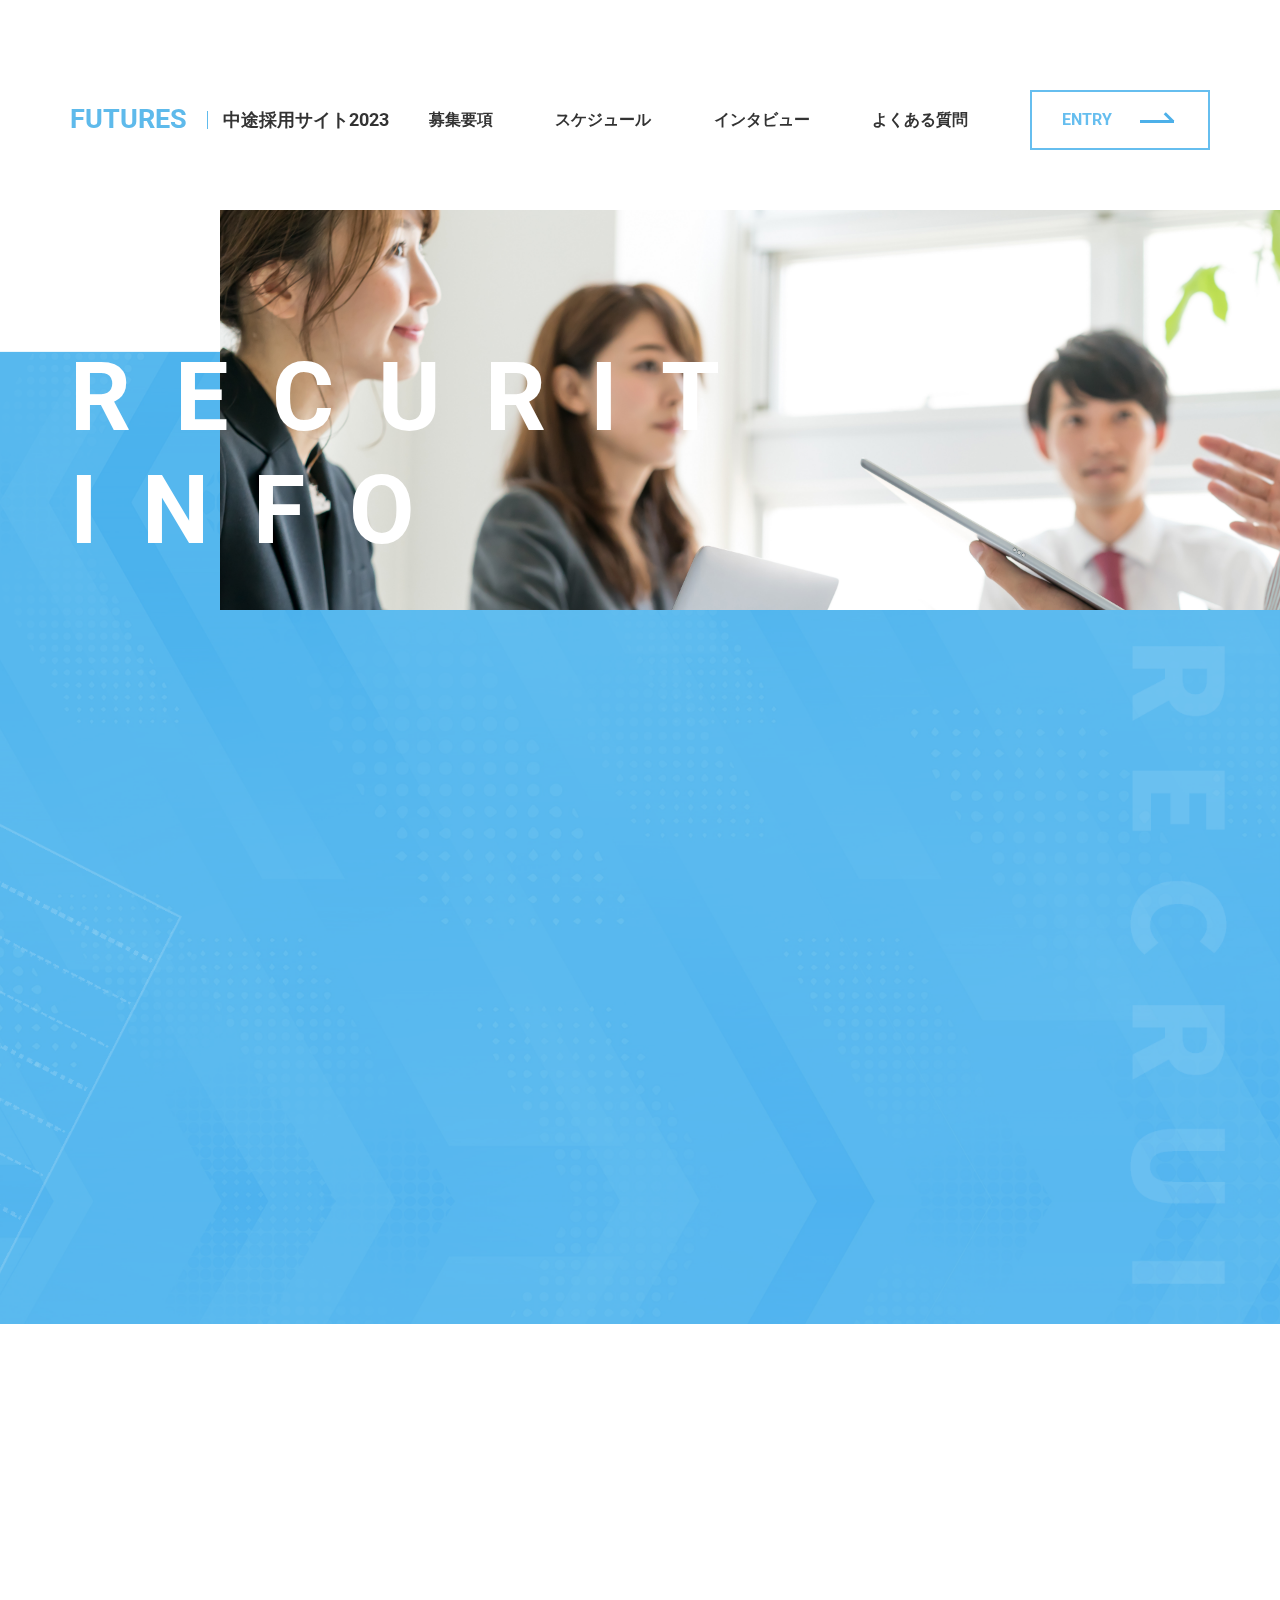
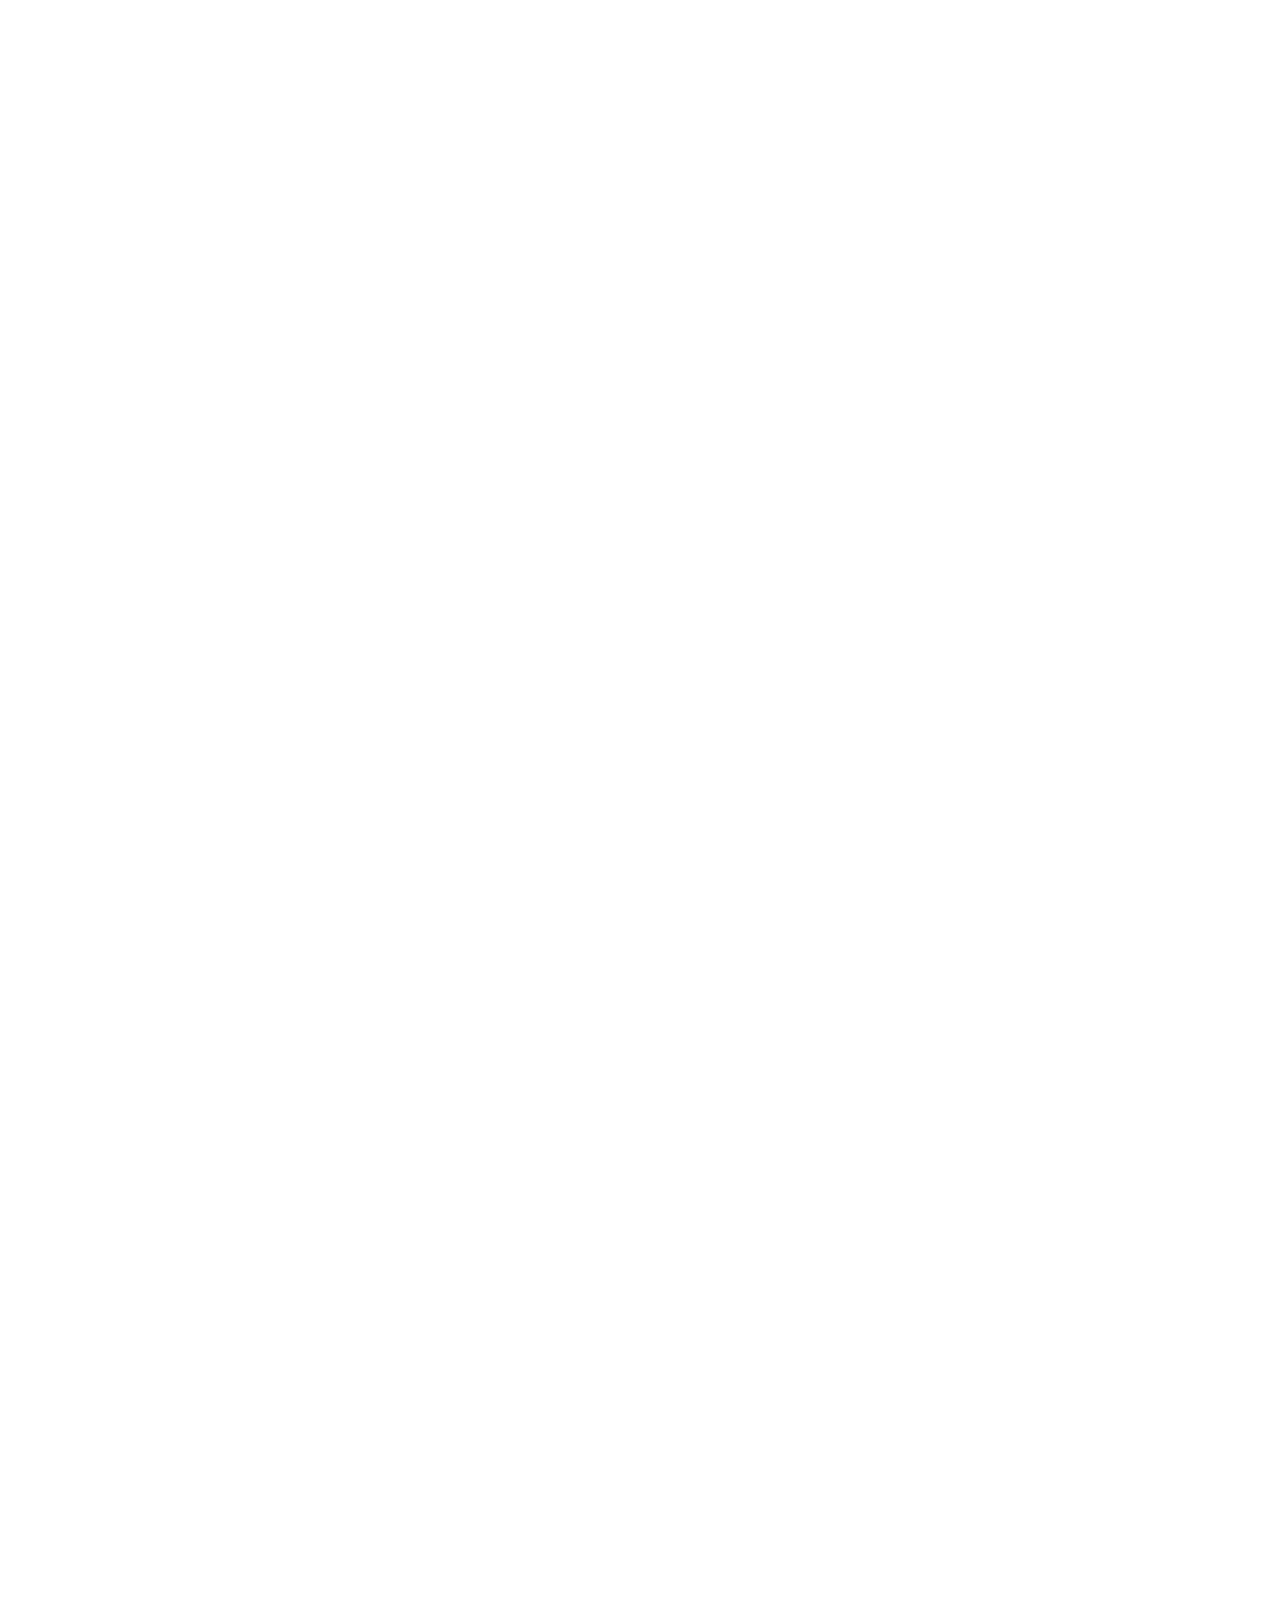
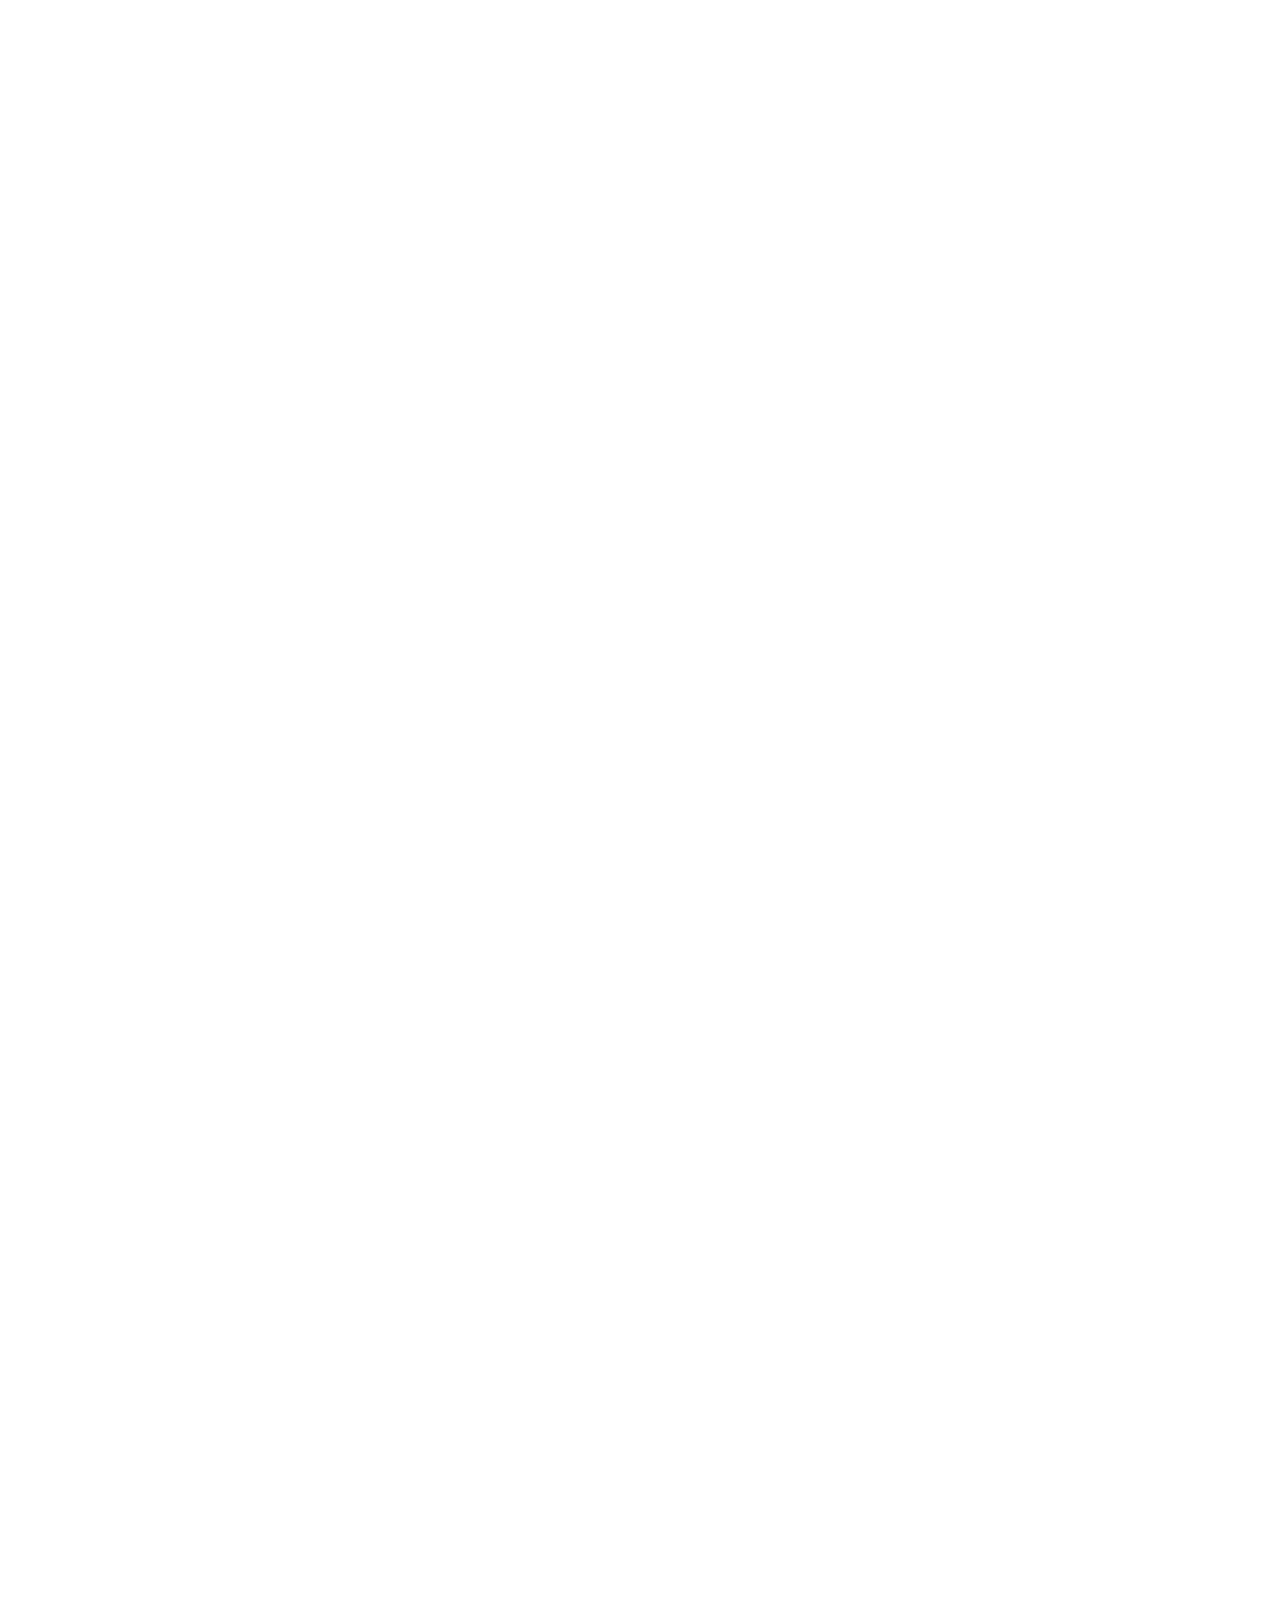
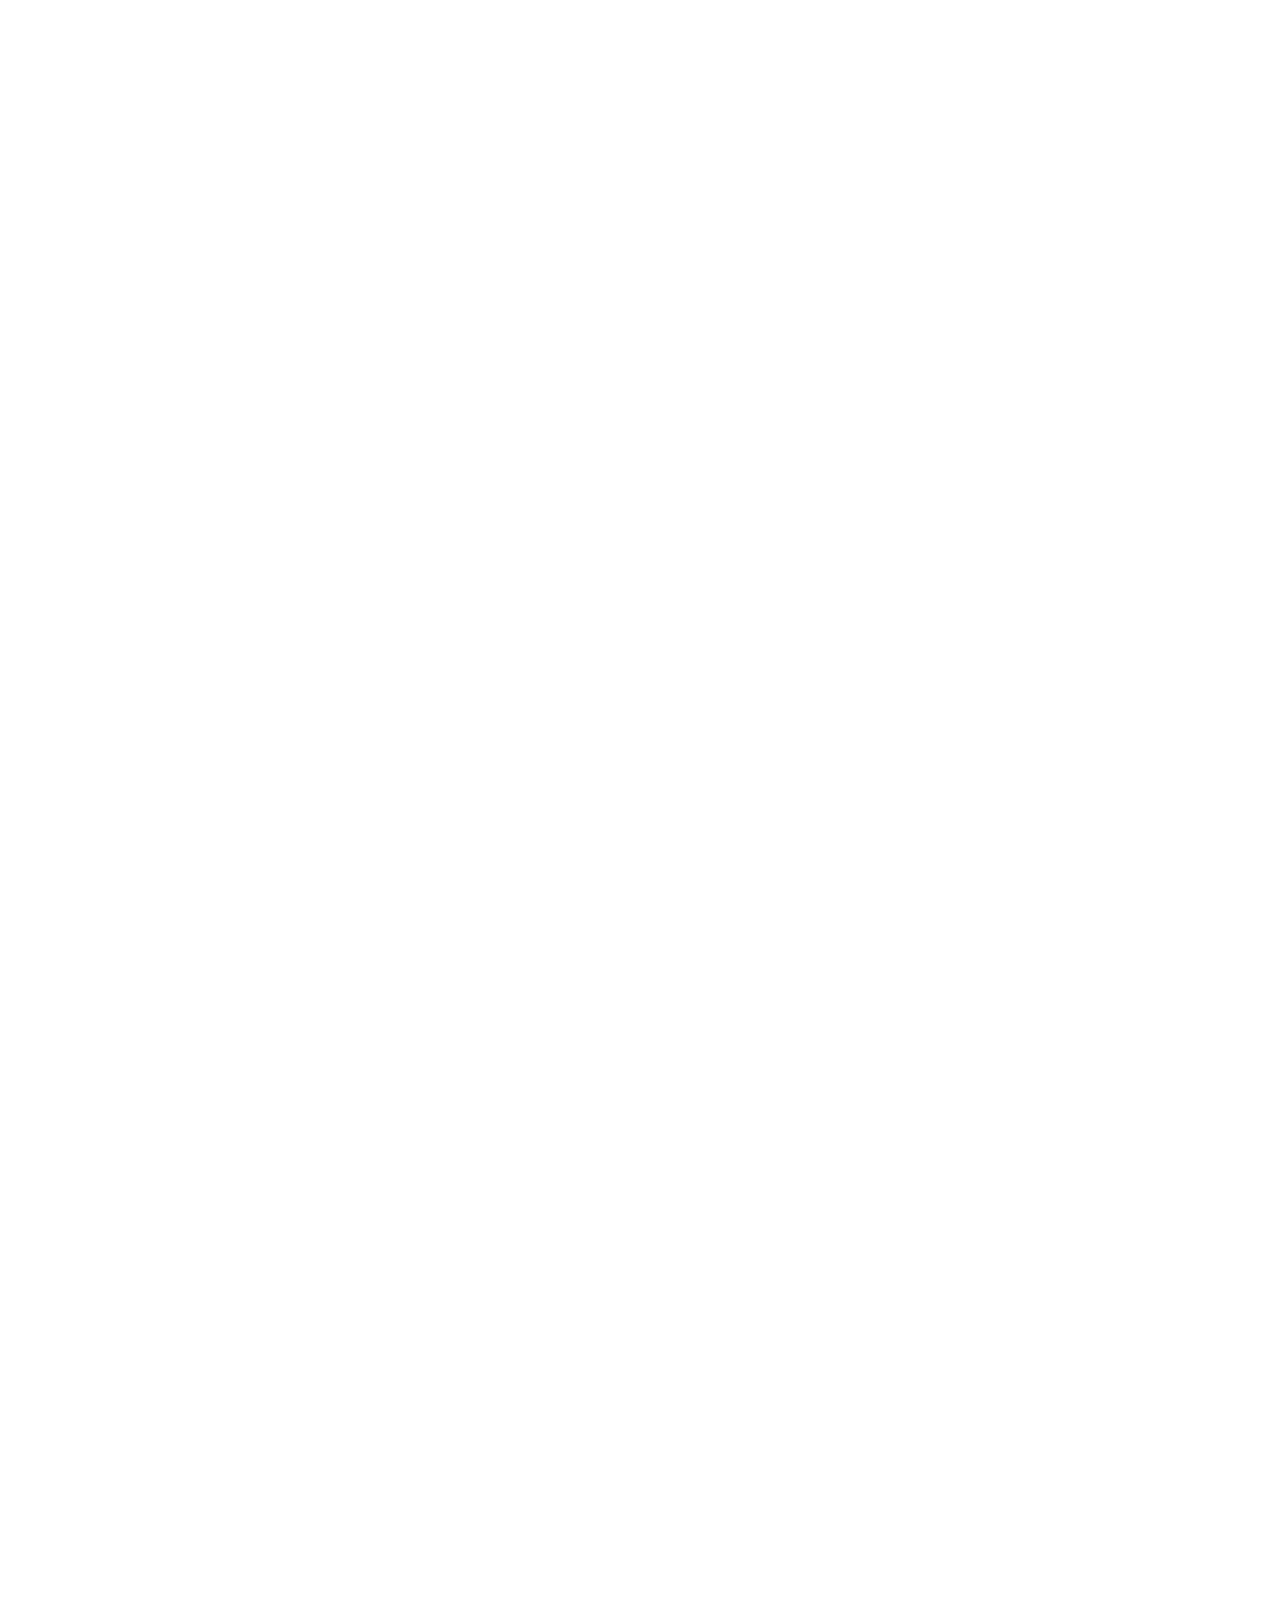
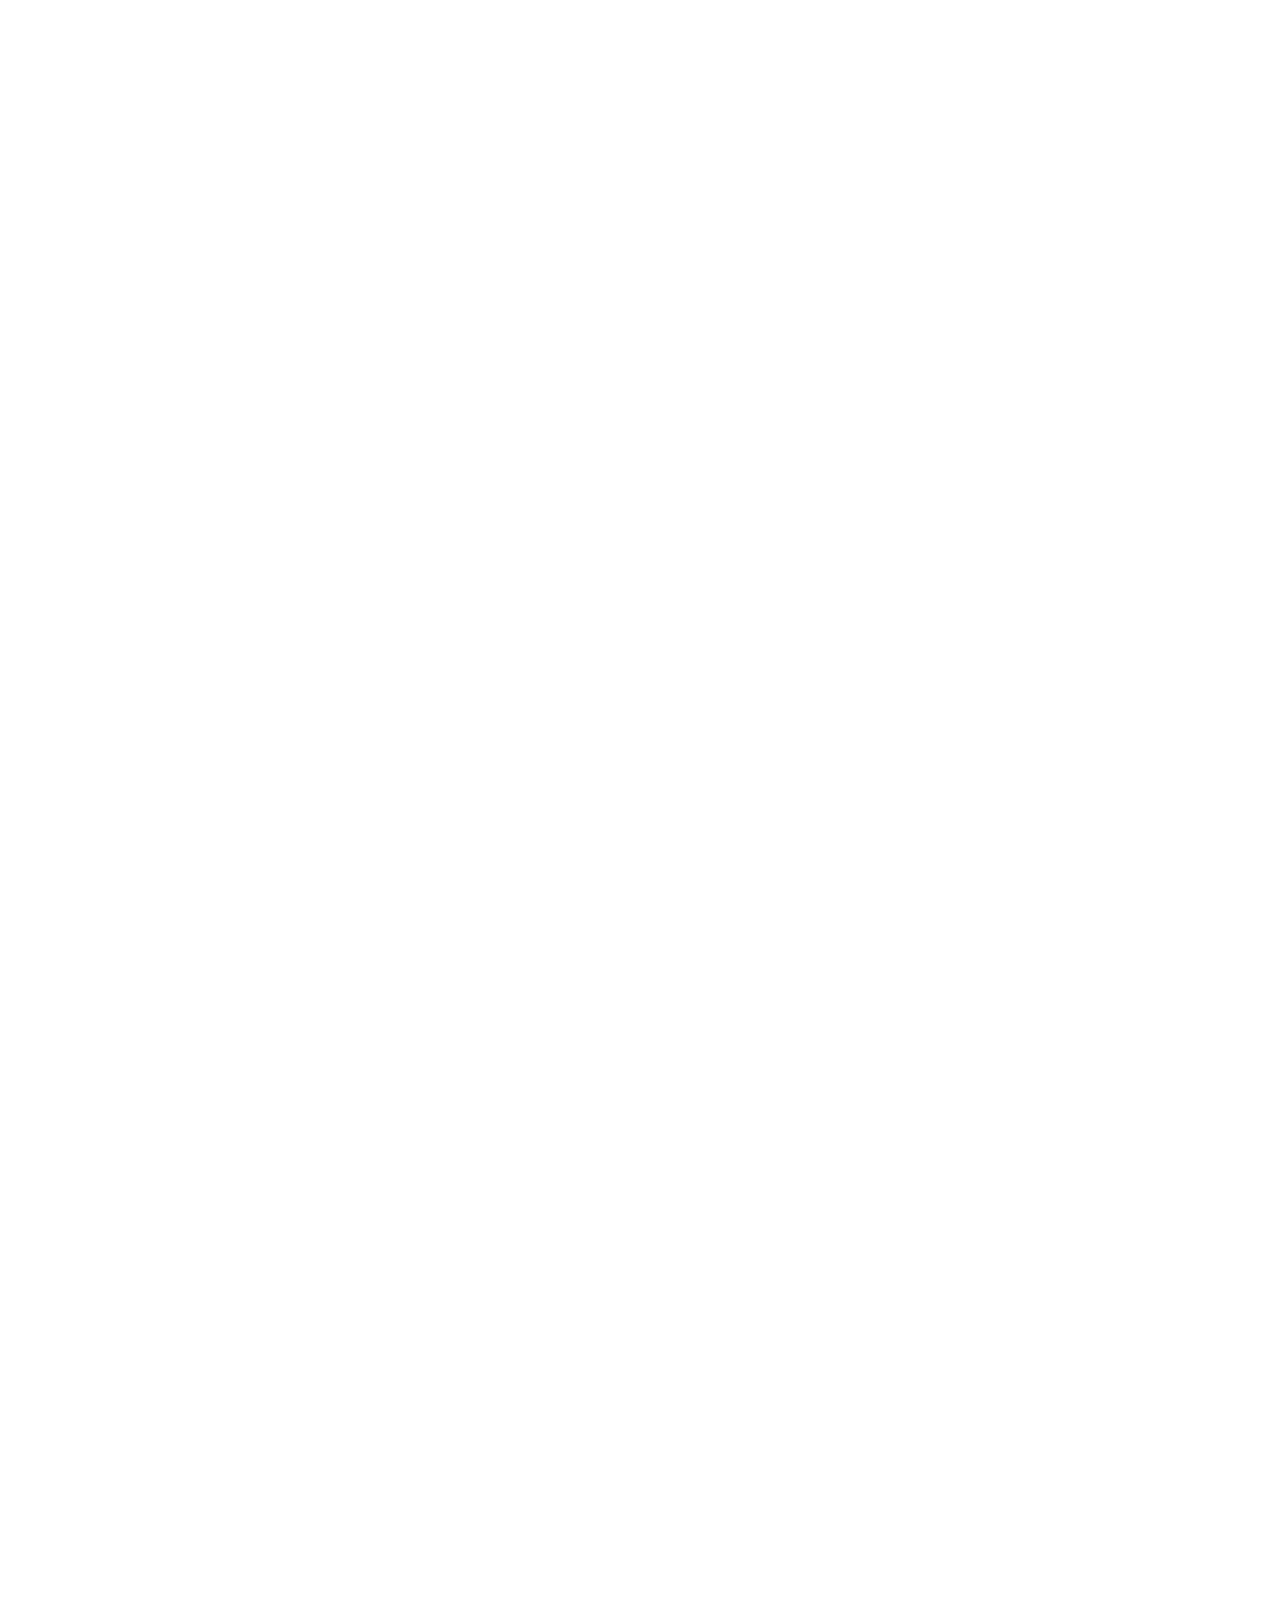
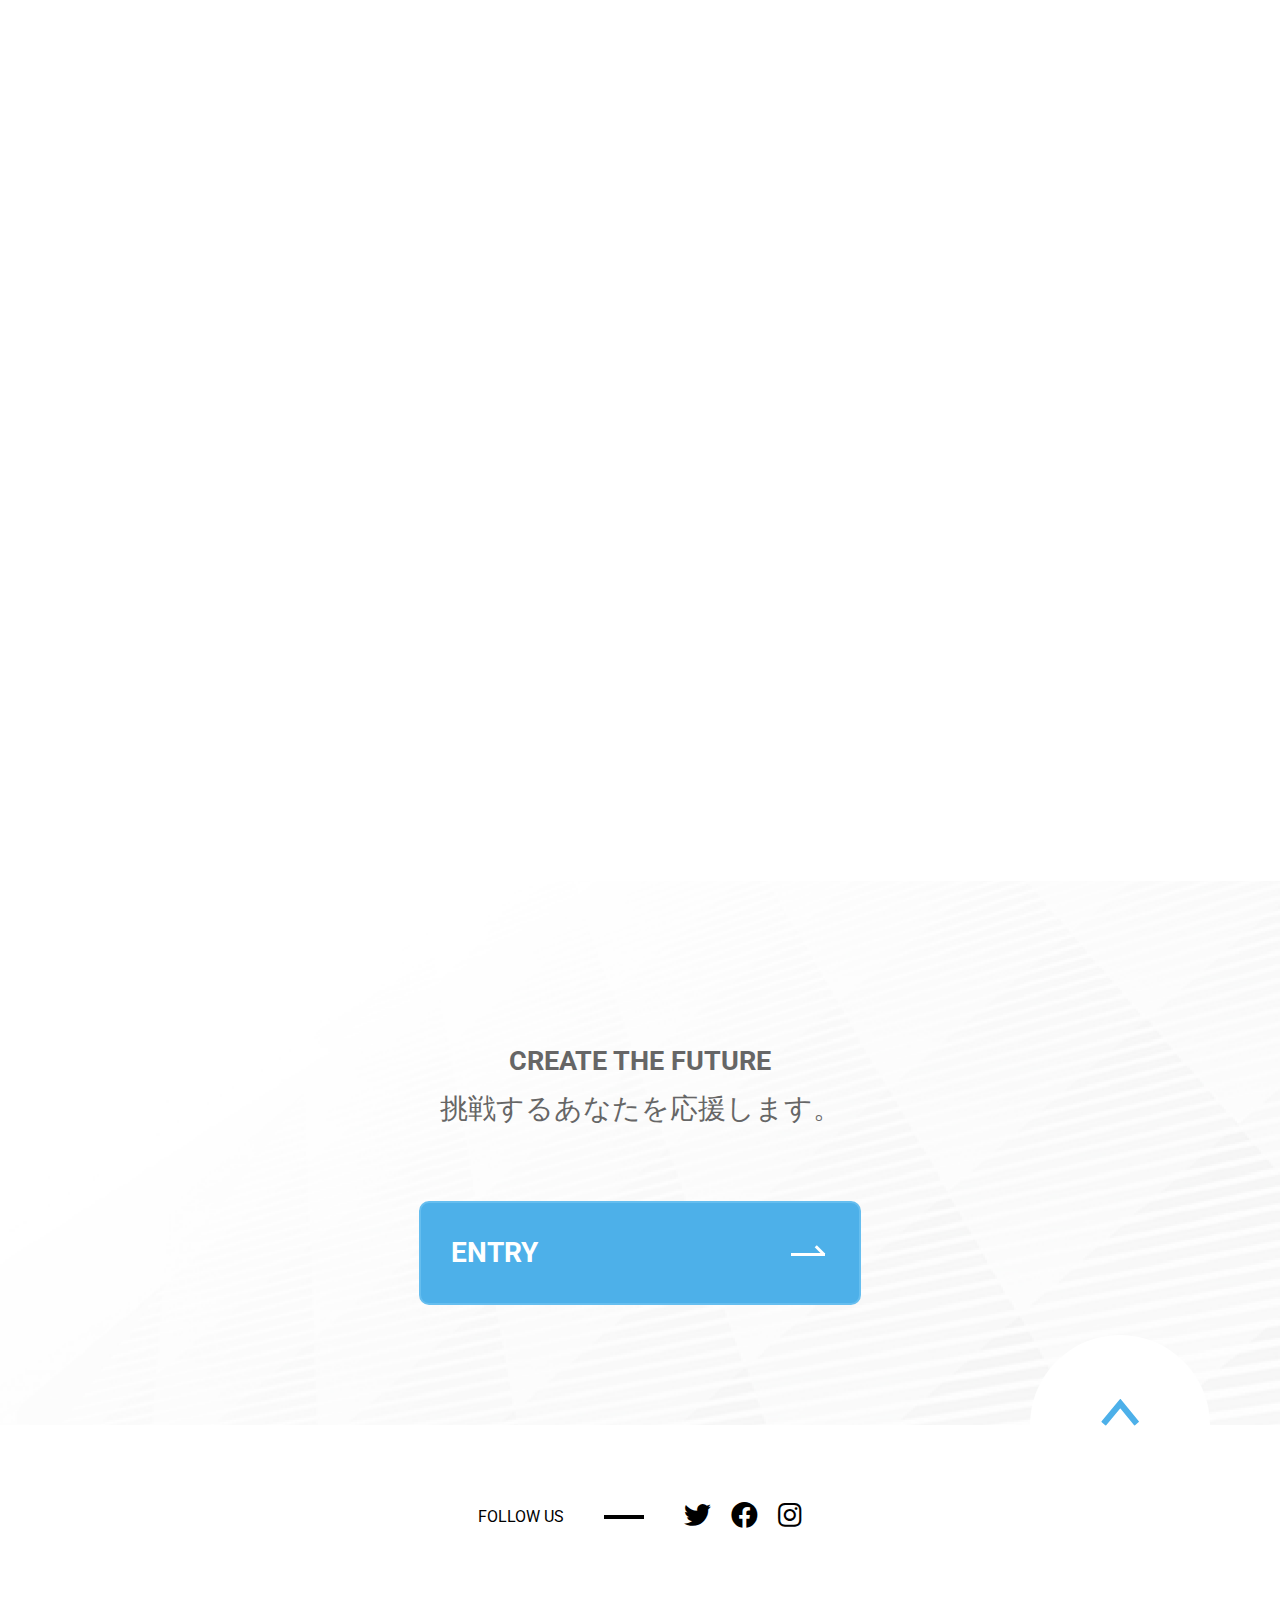
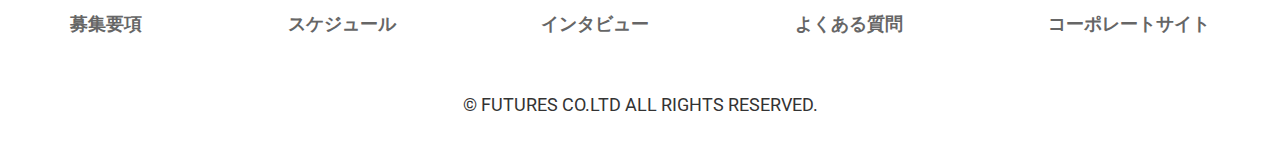
<file: recruit.html>
<!DOCTYPE html>
<html lang="ja">

  <head>
    <meta charset="UTF-8">
    <meta http-equiv="X-UA-Compatible" content="IE=edge">
    <meta name="viewport" content="width=device-width, initial-scale=1.0">
    <title>Futures</title>
    <meta name="description" content="○○○○○○○○">
    <meta name="keywords" content="○○○○○○○○○">
    <meta name="viewport" content="width=device-width, initial-scale=1.0">
    <meta property="og:title" content="Futures">
    <meta property="og:type" content="article">
    <meta property="og:url" content="○○○○○○○">
    <meta property="og:image" content="img/favicon.ico">
    <meta property="og:description" content="Futures">
    <meta property="og:site-name" content="Futures">
    <link rel="icon" href="img/favicon.ico">
    <link rel="apple-touch-icon" sizes="180×180" href="icon">
    <link rel="preconnect" href="https://fonts.gstatic.com">
    <link rel="preconnect" href="https://fonts.googleapis.com">
    <link rel="preconnect" href="https://fonts.gstatic.com" crossorigin>
    <link href="https://fonts.googleapis.com/css2?family=Roboto:wght@100;300;400;500;700;900&display=swap" rel="stylesheet">
    <link href="https://use.fontawesome.com/releases/v5.6.1/css/all.css" rel="stylesheet">

    <link rel="stylesheet" href="https://unpkg.com/swiper/swiper-bundle.min.css"/>
    <link rel="stylesheet" type="text/css" href="./assets/css/aos.css">

    <link rel="stylesheet" type="text/css" href="./assets/css/reset.css">
    <link rel="stylesheet" type="text/css" href="./assets/css/common.css">
  </head>

  <body>
    <div id="wrap">
      <header class="header">
        <div class="main-menu">
          <div class="header-logo">
            <a href="index.html">FUTURES</a>
            <a href="index.html">中途採用サイト2023</a>
          </div>
          <div class="nav-wrapper">
            <nav class="header-nav">
              <ul class="nav-list">
                <li class="nav-item"><a href="recruit.html">募集要項</a></li>
                <li class="nav-item"><a href="schedule.html">スケジュール</a></li>
                <li class="nav-item"><a href="index.html">インタビュー</a></li>
                <li class="nav-item"><a href="faq.html">よくある質問</a></li>
                <li>
                  <a href="entry.html" class="nav-item entry-btn">
                    ENTRY
                    <span class="arrow"></span>
                  </a>
                </li>
              </ul>
            </nav>
          </div>
          <div class="menu-btn" onclick="menuClick(this)">
            <span></span>
            <span></span>
            <span></span>
          </div>
        </div>
        <div class="menu" onclick="menuClose()">
          <div class="header-logo">
            <a href="index.html">FUTURES</a>
            <a href="index.html">中途採用サイト2023</a>
          </div>
          <div><a href="recruit.html">募集要項</a></div>
          <div><a href="schedule.html">スケジュール</a></div>
          <div><a href="interview.html">インタビュー</a></div>
          <div><a href="faq.html">よくある質問</a></div>
          <div><a href="#">コーポレートサイト</a></div>
          <div>
            <a href="entry.html" class="entry-btn color-white">
              ENTRY
              <span class="arrow"></span>
            </a>
          </div>
        </div>
      </div>  
      </header>

      <main>
        <section id="top" class="section-top">
          <div class="banner-img pc">
            <img src="./assets/img/banner-recruit.png" alt="">
          </div>
          <div class="banner-img sp">
            <img src="./assets/img/banner-recruit-sp.png" alt="">
          </div>
        </section>
        <section class="section-application">
          <div class="banner-text">
            RECURIT<br>
            INFO
          </div>
          <div class="application-container">
            <h1 data-aos="fade-up" data-aos-duration="1500">募集要項</h1>
            <p data-aos="fade-up" data-aos-duration="1500">
              条件や待遇が合うかどうかをよく見て下さい。<br>
              あなたがやりたい仕事に就けるよう、<br>
              FUTURESは常に環境を見直しています。
            </p>
          </div>
        </section>
        <section class="section-member">
          <div class="wrapper">
            <div class="member-card" data-aos="fade-up" data-aos-duration="1500">
              <img src="./assets/img/system-engineer2.png" alt="">
              <div data-aos="fade-up" data-aos-duration="1500">
                <h5 class="font-black">システムエンジニア</h5>
                <p>
                  多様なプロジェクトなど幅広く挑戦できる環境です！<br>
                  自社ソフトウェア設計・開発をお任せ致します。
                </p>
                <a href="#" class="more-btn">
                  MORE
                  <span class="arrow"></span>
                </a>  
              </div>
            </div>
            <div class="member-card" data-aos="fade-up" data-aos-duration="1500">
              <img src="./assets/img/web-designer2.png" alt="">
              <div data-aos="fade-up" data-aos-duration="1500">
                <h5 class="font-black">WEBデザイナー</h5>
                <p>
                  あなたのアイデア、センスを活かせます！<br>
                  先輩のサポートを受けながら、デザインスキルを高めていくことも可能な職場です。
                </p>
                <a href="#" class="more-btn">
                  MORE
                  <span class="arrow"></span>
                </a>  
              </div>
            </div>
          </div>
        </section>
        <section class="section-summary">
          <h2 class="font-black" data-aos="fade-up" data-aos-duration="1500">募集概要</h2>
          <div class="summary-wrapper" data-aos="fade-up" data-aos-duration="1500">
            <div class="summary-container">
              <div class="summary-row summary-header">
                <h3 class="font-black">システムエンジニア</h3>
                <p>SYSTEM ENGINEER</p>
              </div>
              <div class="summary-row" data-aos="fade-up" data-aos-duration="1500">
                <div class="summary-title">
                  <p>勤務地</p>
                </div>
                <div class="summary-content">
                  <p>東京都、神奈川県</p><br>
                  <p>
                    ・転勤なし<br>
                    ・UIターンも歓迎<br>
                    ・案件に応じ在宅勤務あり
                  </p>
                </div>
              </div>
              <div class="summary-row" data-aos="fade-up" data-aos-duration="1500">
                <div class="summary-title">
                  <p>求める人材</p>
                </div>
                <div class="summary-content">
                  <p>プログラミング、エンジニア業務が好きの方！</p><br>
                  <p>
                    ・Webサーバの設計、構築、運用経験<br>
                    ・Python、PHP、Ruby、.NET 等でのWebサービス設計、構築、運用経験<br>
                    ・MySQL等のSQLサーバのDB設計、構築、運用経験<br>
                    ・G検定合格レベルのAI・ディープラーニングに関する知識<br>
                    ・Git等によるバージョン管理の基礎知識・経験<br>
                    ・課題に応じた技術選定、実装ができる方<br>
                    ・チームによる開発経験（Git等によるバージョン管理、CI運用、コードレビュー)<br>
                    ・業務システムの運用経験<br>
                    ・Linuxサーバ、OSSミドルウェア、OSSアプリの導入、運用の実務経験
                  </p><br>
                  <p>上記のいずれかの経験・知識をお持ちの方</p>
                </div>
              </div>
              <div class="summary-row" data-aos="fade-up" data-aos-duration="1500">
                <div class="summary-title">
                  <p>給与</p>
                </div>
                <div class="summary-content">
                  <p>プログラミング、エンジニア業務が好きの方！</p><br>
                  <p>
                    月給：25万4000円～82万3000円<br><br>
                    ※経験・能力を考慮の上、当社規定により優遇致します。<br><br>
                    各種手当あり。<br><br>
                    賞与：年2回<br>
                  </p>
                </div>
              </div>
              <div class="summary-row" data-aos="fade-up" data-aos-duration="1500">
                <div class="summary-title">
                  <p>勤務時間</p>
                </div>
                <div class="summary-content">
                  <p>
                    10:00～19:00 (休憩:1時間)<br><br>
                    ※事前申請許可制による在宅勤務・フレックス勤務OK
                  </p>
                </div>
              </div>
              <div class="summary-row" data-aos="fade-up" data-aos-duration="1500">
                <div class="summary-title">
                  <p>休日・休暇</p>
                </div>
                <div class="summary-content">
                  <p>
                    完全週休2日制（土・日）・祝日<br>
                    夏季休暇<br>
                    年末年始休暇<br>
                    年次有給休暇<br>
                    慶弔休暇
                  </p>
                </div>
              </div>
              <div class="summary-row" data-aos="fade-up" data-aos-duration="1500">
                <div class="summary-title">
                  <p>待遇・福利厚生</p>
                </div>
                <div class="summary-content">
                  <p>
                    試用期間：3ヶ月<br><br>
                    昇給年1回 / 賞与年2回<br>
                    交通費全額支給<br>
                    家族手当<br>
                    住宅手当<br><br>
                    厚生年金<br>
                    雇用保険<br>
                    労災保険<br>
                    健康保険（関東ITソフトウェア健保）
                  </p>
                </div>
              </div>
              <a href="#" class="entry-btn color-white">
                ENTRY
                <span class="arrow"></span>
              </a>    
            </div>
          </div>
          <div class="summary-wrapper" data-aos="fade-up" data-aos-duration="1500">
            <div class="summary-container">
              <div class="summary-row summary-header">
                <h3 class="font-black">WEBデザイナー</h3>
                <p>WEB DESIGNER</p>
              </div>
              <div class="summary-row" data-aos="fade-up" data-aos-duration="1500">
                <div class="summary-title">
                  <p>勤務地</p>
                </div>
                <div class="summary-content">
                  <p>
                    東京都、神奈川県<br>
                    ・転勤なし<br>
                    ・UIターンも歓迎<br>
                    ・案件に応じ在宅勤務あり
                  </p>
                </div>
              </div>
              <div class="summary-row" data-aos="fade-up" data-aos-duration="1500">
                <div class="summary-title">
                  <p>求める人材</p>
                </div>
                <div class="summary-content">
                  <p>
                    ・Photoshop/Illustrator<br>
                      上記ソフトのスキル使用経験がある方<br>
                    （ポートフォリオの提出いただける方）<br><br>
                    [ 下記優遇 ]<br>
                    ・WordPressの使用経験<br>
                    ・WEB制作経験<br>
                    ・動画制作経験<br>
                    ・イラストが描ける<br>
                    ・ディレクション経験<br>
                    ・サイト運用経験<br>
                    ・企画書作成経験<br>
                    ・事務経験<br>
                    ・その他Adobe製品の使用経験
                  </p>
                </div>
              </div>
              <div class="summary-row" data-aos="fade-up" data-aos-duration="1500">
                <div class="summary-title">
                  <p>給与</p>
                </div>
                <div class="summary-content">
                  <p>
                    月給：25万4000円～82万3000円<br><br>
                    ※経験・能力を考慮の上、当社規定により優遇致します。<br>
                    各種手当あり。<br>
                    賞与：年2回
                  </p>
                </div>
              </div>
              <div class="summary-row" data-aos="fade-up" data-aos-duration="1500">
                <div class="summary-title">
                  <p>勤務時間</p>
                </div>
                <div class="summary-content">
                  <p>
                    10:00～19:00 (休憩:1時間)<br><br>
                    ※事前申請許可制による在宅勤務・フレックス勤務OK
                  </p>
                </div>
              </div>
              <div class="summary-row" data-aos="fade-up" data-aos-duration="1500">
                <div class="summary-title">
                  <p>休日・休暇</p>
                </div>
                <div class="summary-content">
                  <p>
                    完全週休2日制（土・日）・祝日<br>
                    夏季休暇<br>
                    年末年始休暇<br>
                    年次有給休暇<br>
                    慶弔休暇
                  </p>
                </div>
              </div>
              <div class="summary-row" data-aos="fade-up" data-aos-duration="1500">
                <div class="summary-title">
                  <p>待遇・福利厚生</p>
                </div>
                <div class="summary-content">
                  <p>
                    試用期間：3ヶ月<br><br>
                    昇給年1回 / 賞与年2回<br>
                    交通費全額支給<br>
                    家族手当<br>
                    住宅手当<br><br>
                    厚生年金<br>
                    雇用保険<br>
                    労災保険<br>
                    健康保険（関東ITソフトウェア健保）
                  </p>
                </div>
              </div>
              <a href="#" class="entry-btn color-white">
                ENTRY
                <span class="arrow"></span>
              </a>    
            </div>
          </div>
        </section>
      </main>

      <!-- footer -->
      <footer>
        <div class="footer-top">
          <div class="footer-title">
            CREATE THE FUTURE
          </div>
          <div class="footer-subtitle">
            挑戦するあなたを応援します。
          </div>
          <a href="#" class="entry-btn color-white">
            ENTRY
            <span class="arrow"></span>
          </a>
        </div>
        <div class="footer-btm">
          <div class="wrapper">
            <div class="container">
              <a href="#" class="back-to-top">
                <img src="./assets/img/to_top.svg" alt="">
              </a>
              <div class="footer-social">
                <div>FOLLOW US</div>
                <div class="minuse"></div>
                <div class="social-buttons">
                  <a href="https://twitter.com/" target="_blank"><i class="fab fa-twitter"></i></a>
                  <a href="https://www.facebook.com/" target="_blank"><i class="fab fa-facebook"></i>
                  <a href="https://www.instagram.com/" target="_blank"><i class="fab fa-instagram"></i></a>    
                </div>
              </div>
              <div class="nav-wrapper">
                <nav class="header-nav">
                  <ul class="nav-list">
                    <li class="nav-item"><a href="#service">募集要項</a></li>
                    <li class="nav-item"><a href="#voice">スケジュール</a></li>
                    <li class="nav-item"><a href="column">インタビュー</a></li>
                    <li class="nav-item"><a href="#material">よくある質問</a></li>
                    <li class="nav-item"><a href="#material">コーポレートサイト</a></li>
                  </ul>
                </nav>
              </div>    
            </div>
          </div>  
        </div>
        <p>&copy; FUTURES CO.LTD ALL RIGHTS RESERVED.</p>
      </footer>

    </div>
    <!-- JavaScript読み込み -->

    <script src="https://code.jquery.com/jquery-3.4.1.min.js" integrity="sha256-CSXorXvZcTkaix6Yvo6HppcZGetbYMGWSFlBw8HfCJo=" crossorigin="anonymous"></script>
    <script src="https://unpkg.com/swiper/swiper-bundle.min.js"></script>
    <script>
      var swiper = new Swiper(".mySwiper", {
        spaceBetween: 30,
        centeredSlides: true,
        loop: true,
        autoplay: {
          delay: 3000,
          disableOnInteraction: true,
        },
      });
    </script>

    <script src="./assets/scripts/aos.js"></script>
    <script src="./assets/scripts/main.js"></script>

    <script>
      AOS.init();
    </script>
  </body>
</html>
</file>
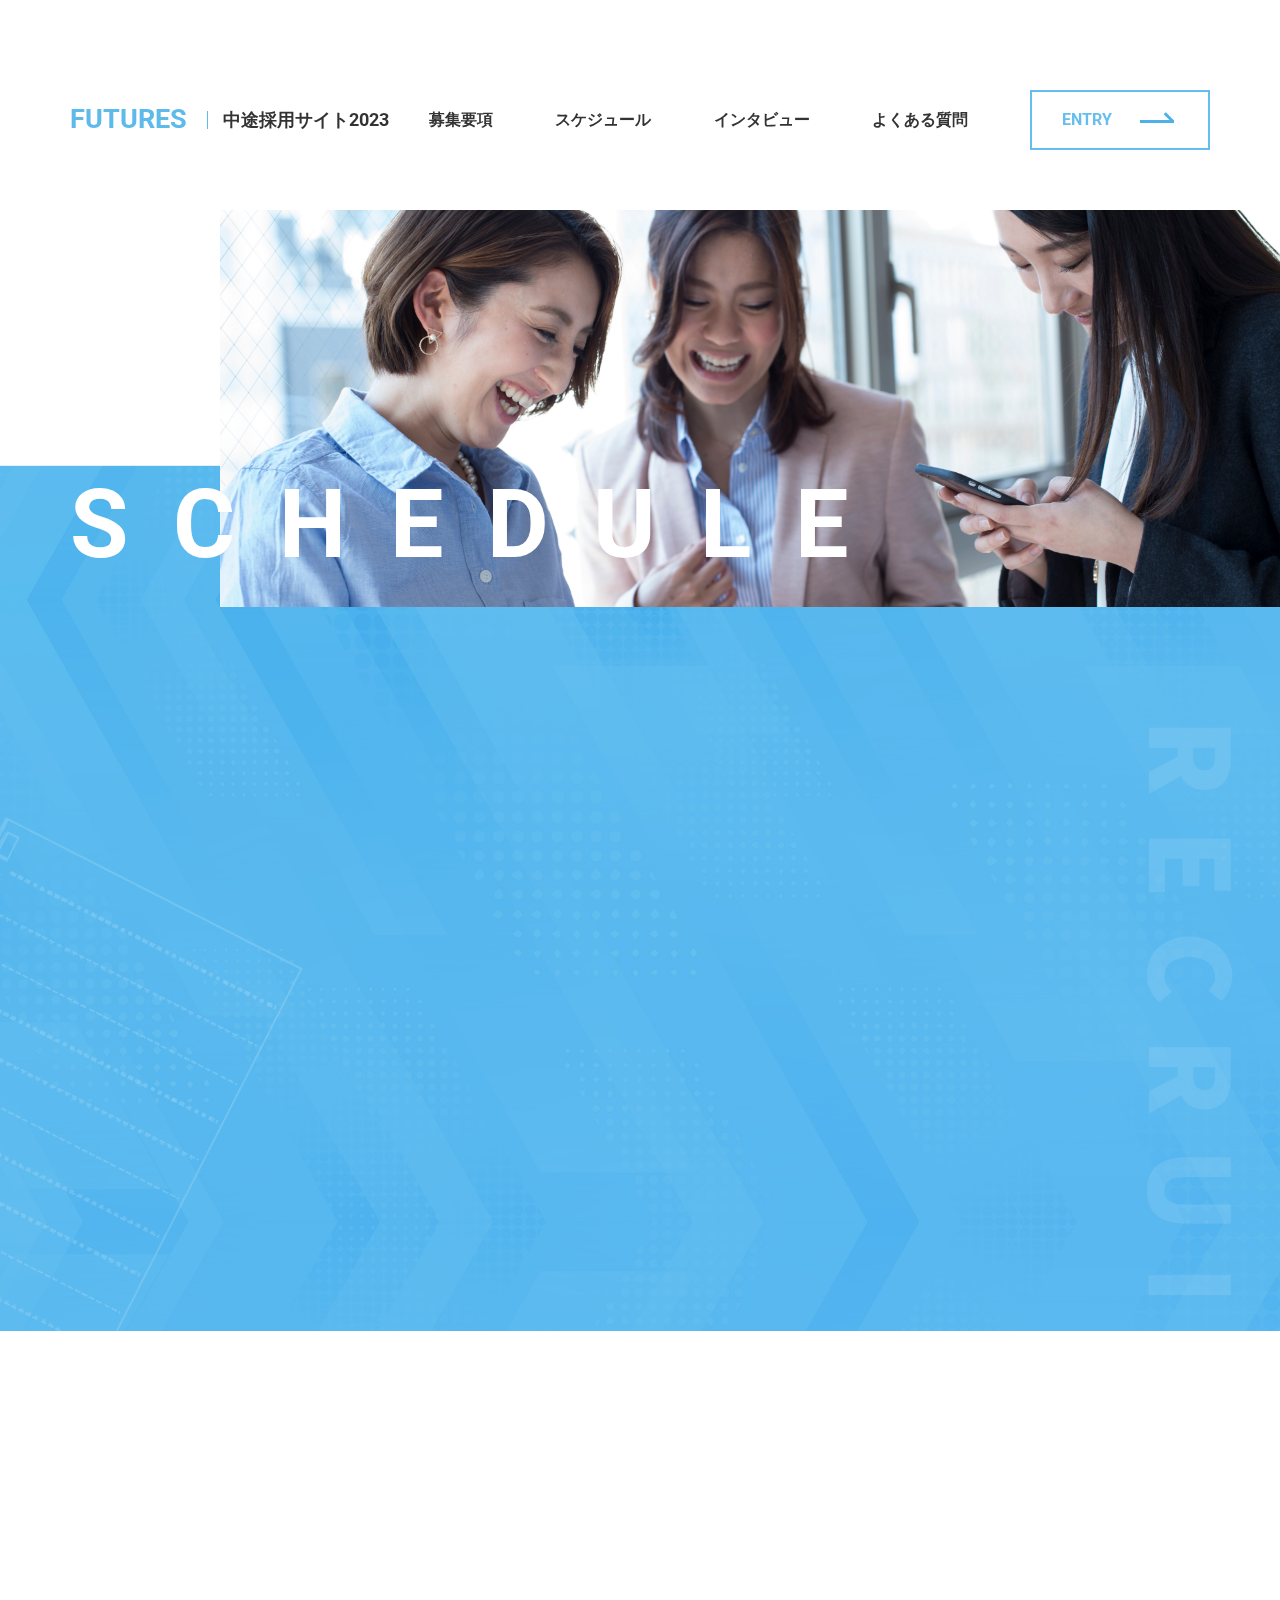
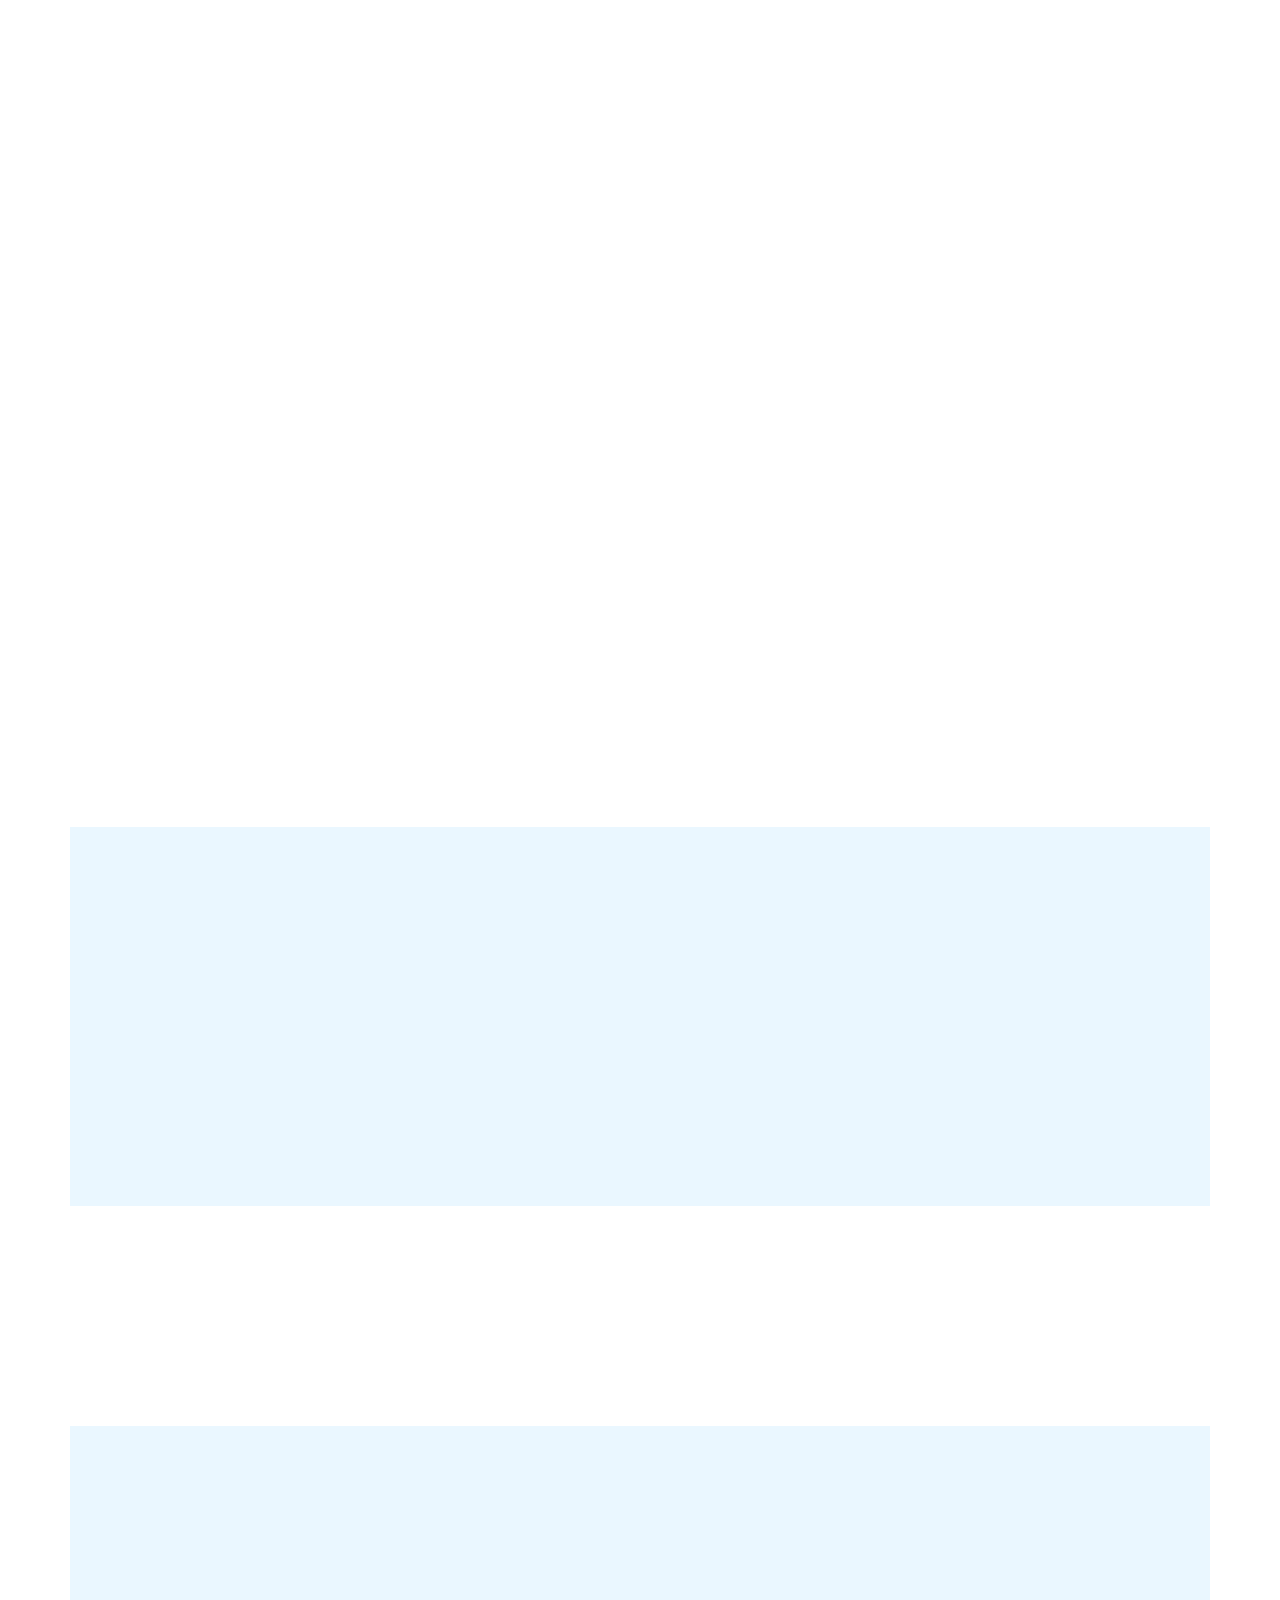
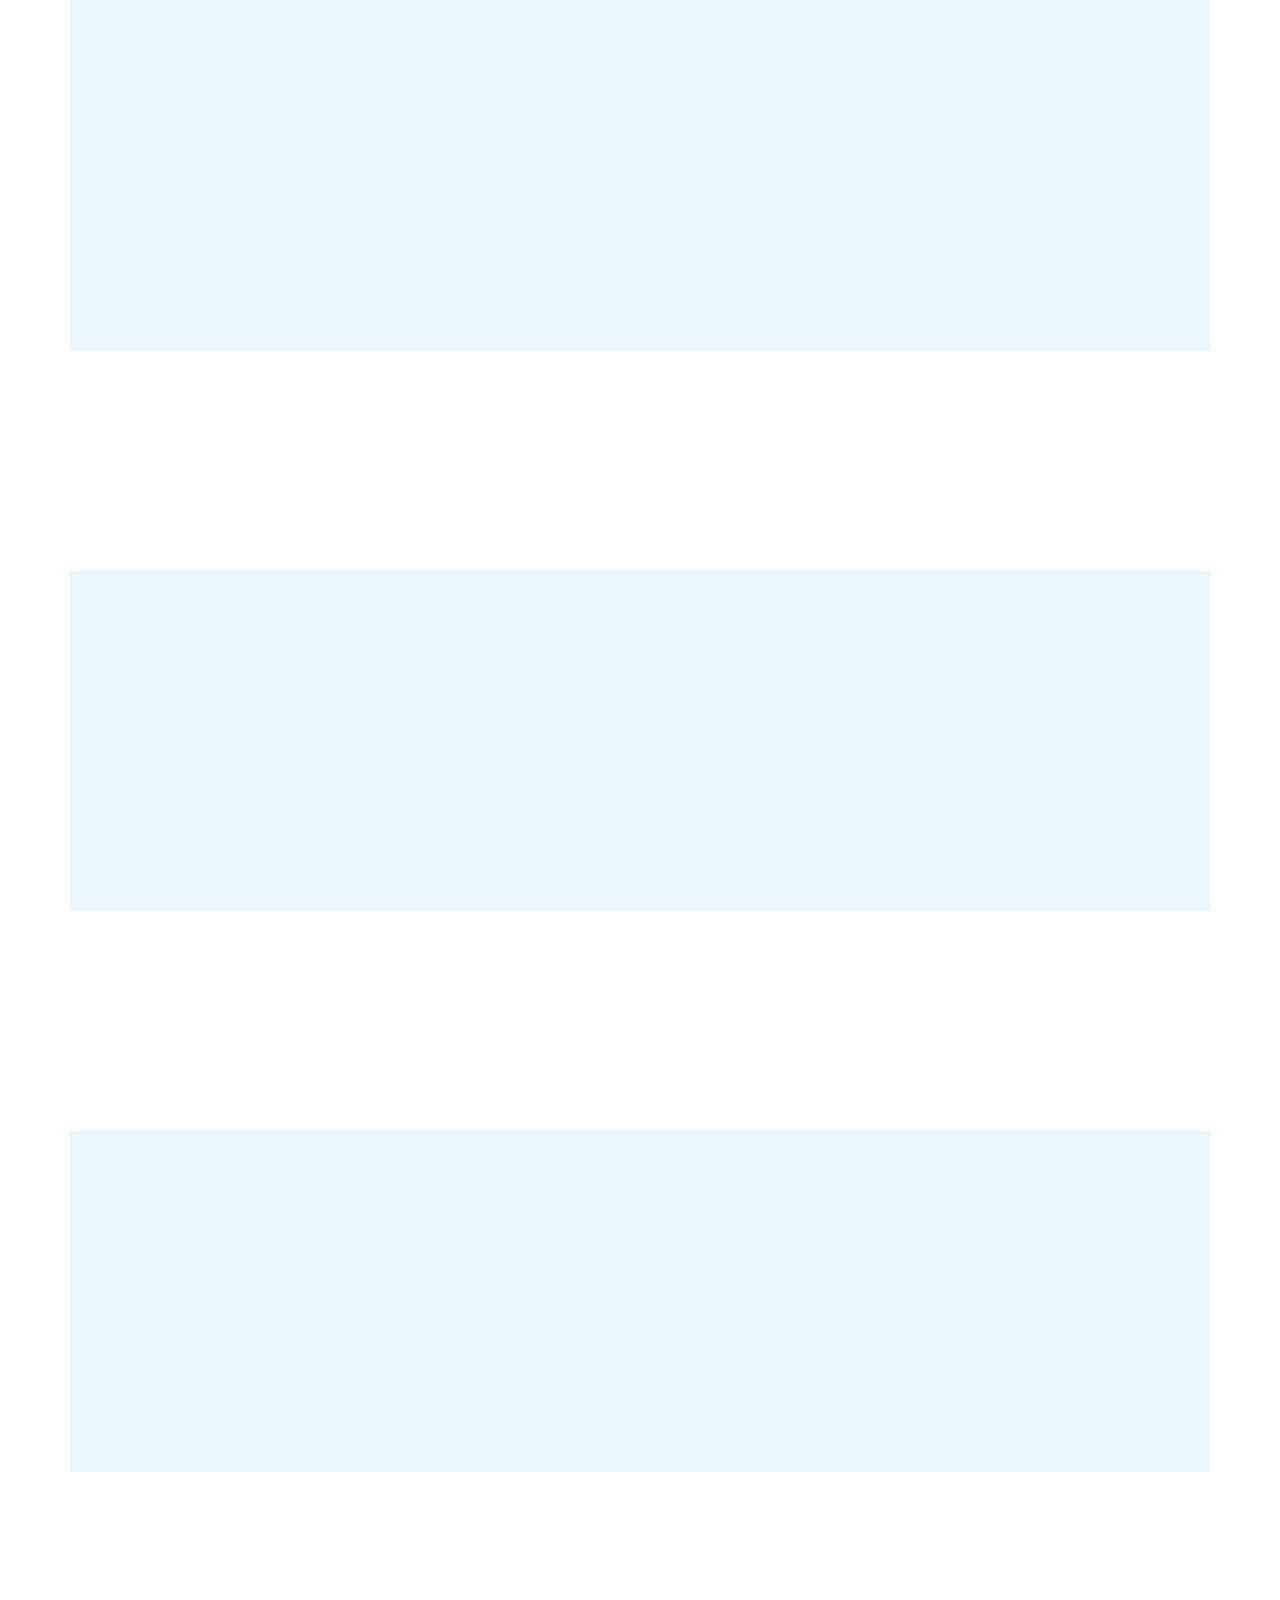
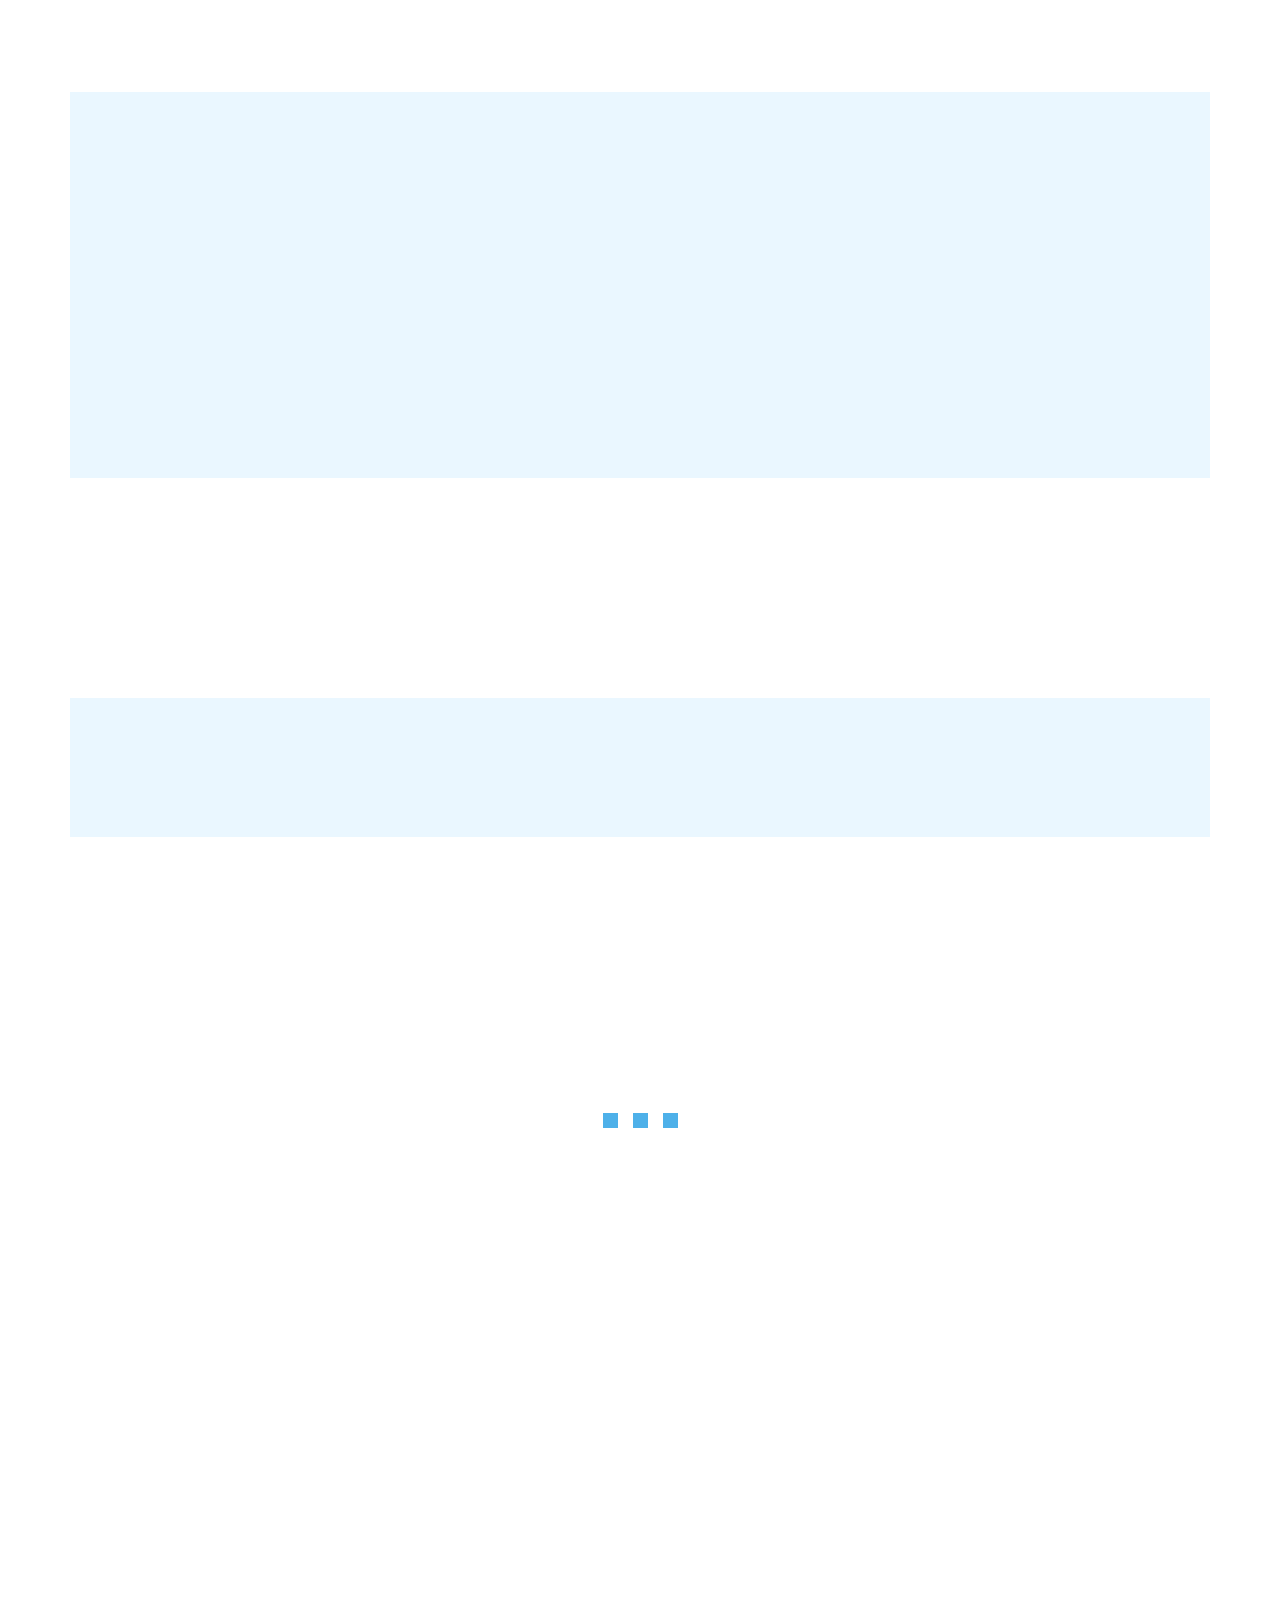
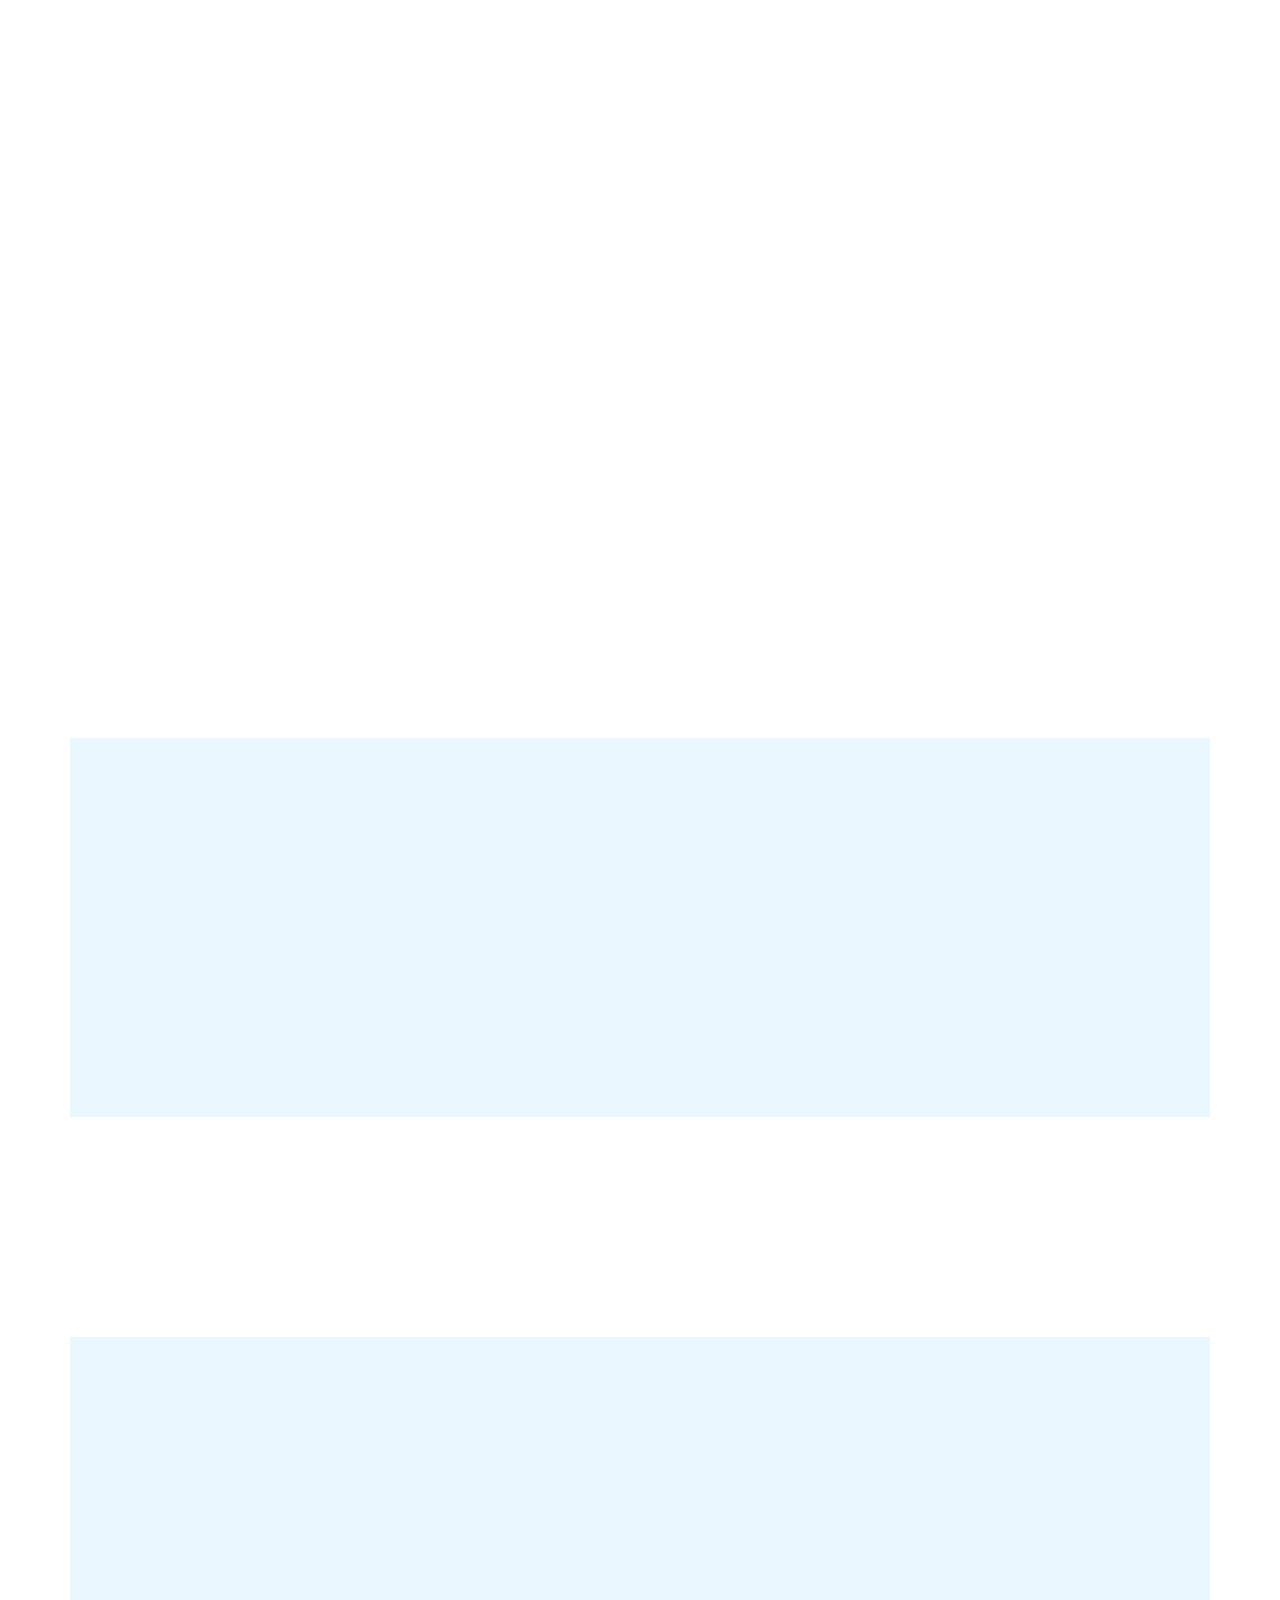
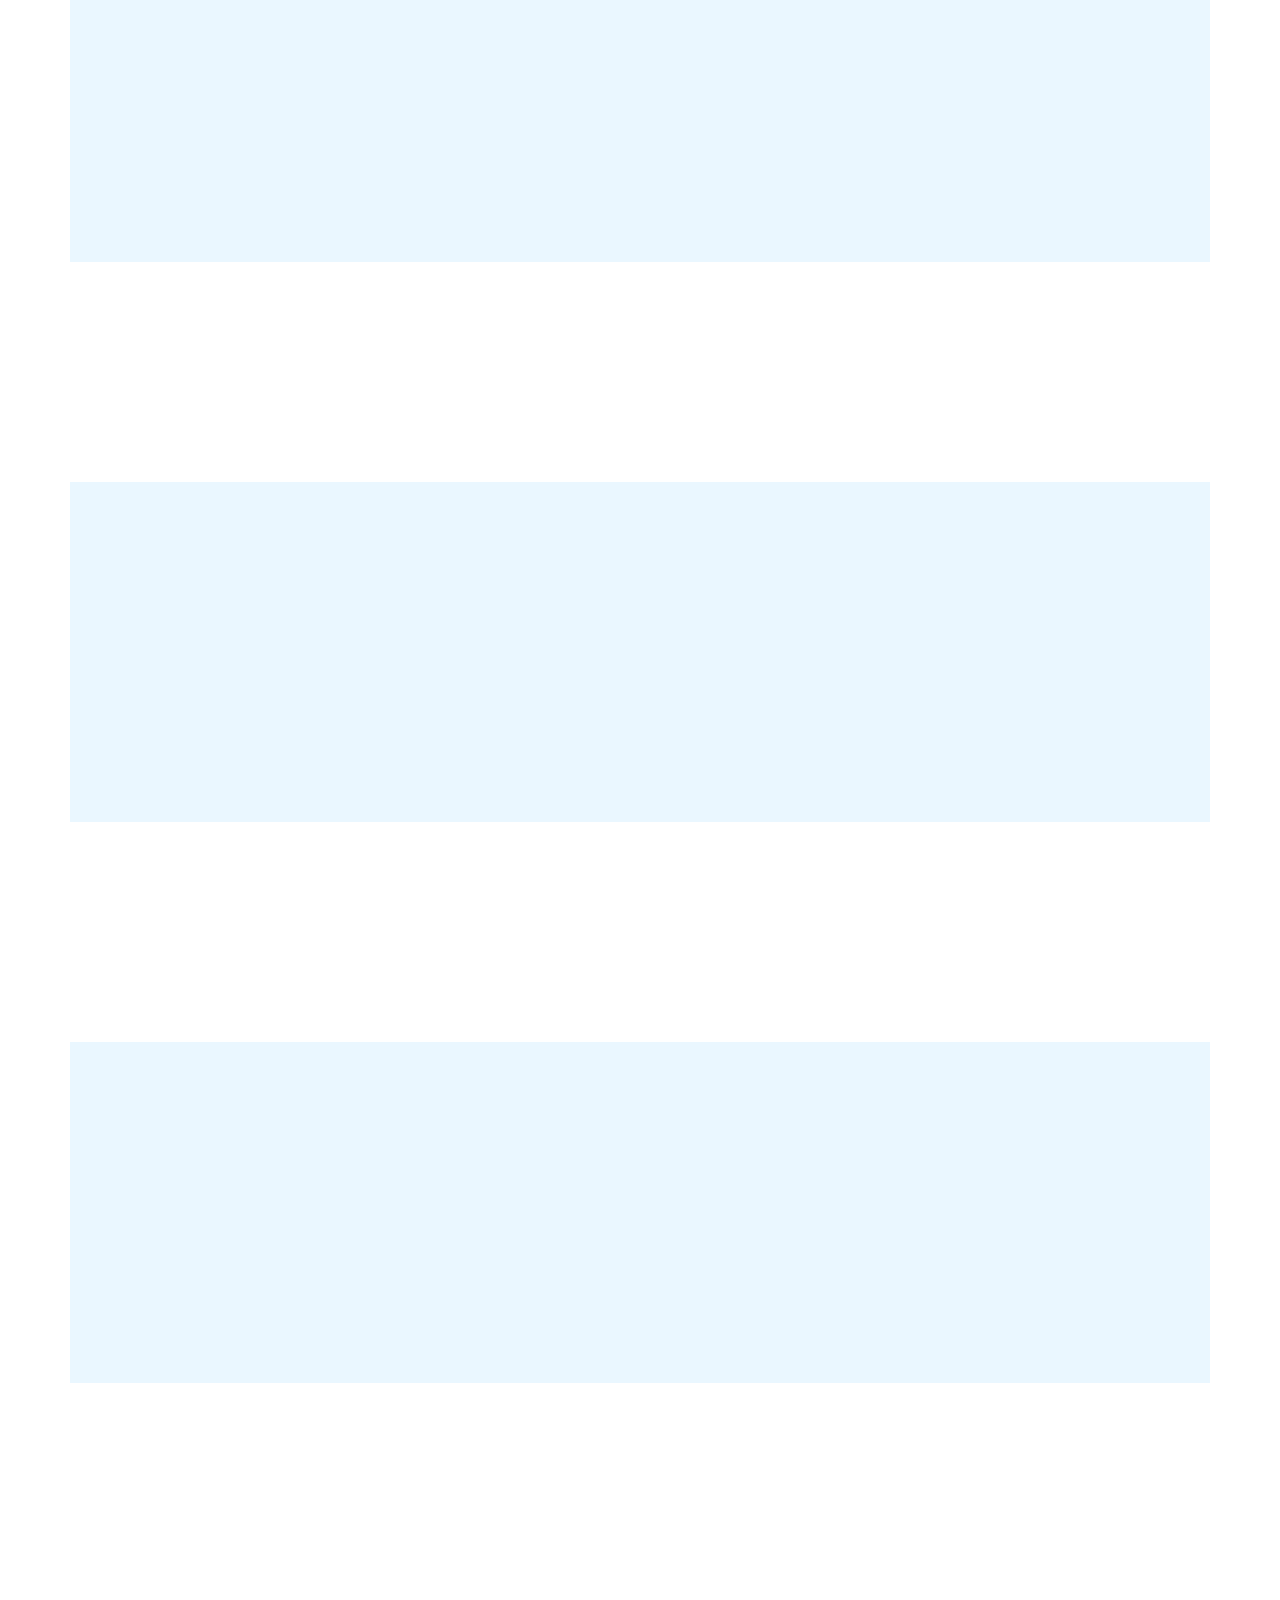
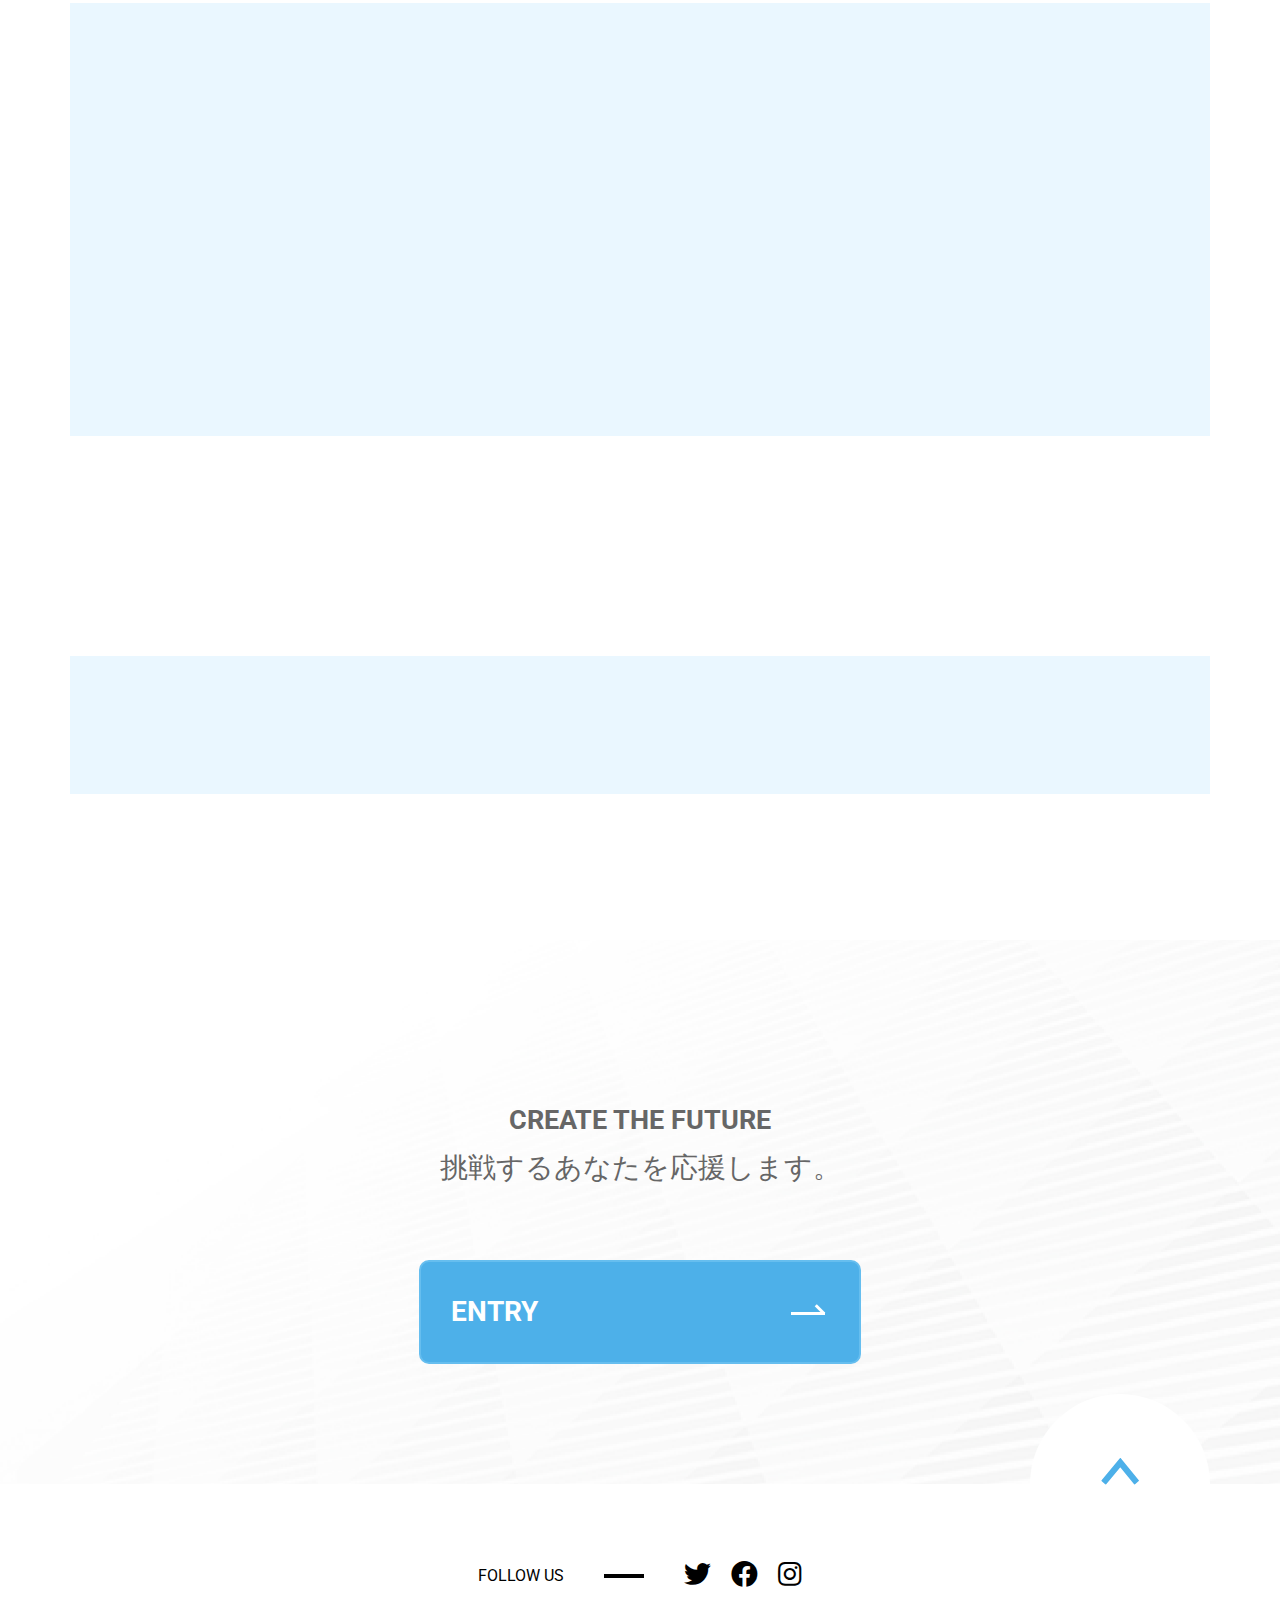
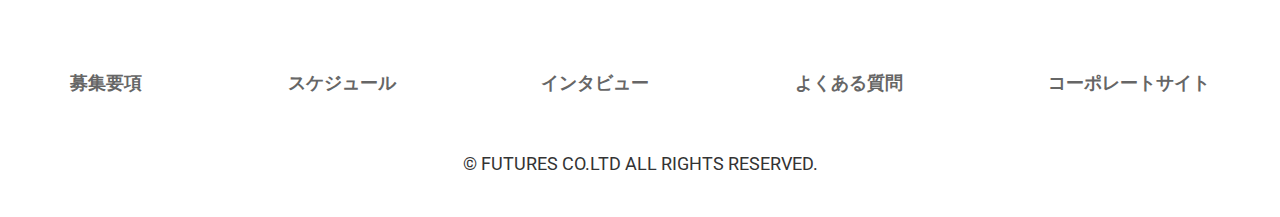
<file: schedule.html>
<!DOCTYPE html>
<html lang="ja">

  <head>
    <meta charset="UTF-8">
    <meta http-equiv="X-UA-Compatible" content="IE=edge">
    <meta name="viewport" content="width=device-width, initial-scale=1.0">
    <title>Futures</title>
    <meta name="description" content="○○○○○○○○">
    <meta name="keywords" content="○○○○○○○○○">
    <meta name="viewport" content="width=device-width, initial-scale=1.0">
    <meta property="og:title" content="Futures">
    <meta property="og:type" content="article">
    <meta property="og:url" content="○○○○○○○">
    <meta property="og:image" content="img/favicon.ico">
    <meta property="og:description" content="Futures">
    <meta property="og:site-name" content="Futures">
    <link rel="icon" href="img/favicon.ico">
    <link rel="apple-touch-icon" sizes="180×180" href="icon">
    <link rel="preconnect" href="https://fonts.gstatic.com">
    <link rel="preconnect" href="https://fonts.googleapis.com">
    <link rel="preconnect" href="https://fonts.gstatic.com" crossorigin>
    <link href="https://fonts.googleapis.com/css2?family=Roboto:wght@100;300;400;500;700;900&display=swap" rel="stylesheet">
    <link href="https://use.fontawesome.com/releases/v5.6.1/css/all.css" rel="stylesheet">

    <link rel="stylesheet" href="https://unpkg.com/swiper/swiper-bundle.min.css"/>
    <link rel="stylesheet" type="text/css" href="./assets/css/aos.css">

    <link rel="stylesheet" type="text/css" href="./assets/css/reset.css">
    <link rel="stylesheet" type="text/css" href="./assets/css/common.css">
  </head>

  <body>
    <div id="wrap">
      <header class="header">
        <div class="main-menu">
          <div class="header-logo">
            <a href="index.html">FUTURES</a>
            <a href="index.html">中途採用サイト2023</a>
          </div>
          <div class="nav-wrapper">
            <nav class="header-nav">
              <ul class="nav-list">
                <li class="nav-item"><a href="recruit.html">募集要項</a></li>
                <li class="nav-item"><a href="schedule.html">スケジュール</a></li>
                <li class="nav-item"><a href="index.html">インタビュー</a></li>
                <li class="nav-item"><a href="faq.html">よくある質問</a></li>
                <li>
                  <a href="entry.html" class="nav-item entry-btn">
                    ENTRY
                    <span class="arrow"></span>
                  </a>
                </li>
              </ul>
            </nav>
          </div>
          <div class="menu-btn" onclick="menuClick(this)">
            <span></span>
            <span></span>
            <span></span>
          </div>
        </div>
        <div class="menu" onclick="menuClose()">
          <div class="header-logo">
            <a href="index.html">FUTURES</a>
            <a href="index.html">中途採用サイト2023</a>
          </div>
          <div><a href="recruit.html">募集要項</a></div>
          <div><a href="schedule.html">スケジュール</a></div>
          <div><a href="interview.html">インタビュー</a></div>
          <div><a href="faq.html">よくある質問</a></div>
          <div><a href="#">コーポレートサイト</a></div>
          <div>
            <a href="entry.html" class="entry-btn color-white">
              ENTRY
              <span class="arrow"></span>
            </a>
          </div>
        </div>
      </div>  
      </header>

      <main>
        <section id="top" class="section-top">
          <div class="banner-img">
            <img src="./assets/img/banner-schedule.png" alt="">
          </div>
        </section>
        <section class="section-schedule">
          <div class="banner-text">
            SCHEDULE
          </div>
          <div class="schedule-container">
            <h1 data-aos="fade-up" data-aos-duration="1500">スケジュール</h1>
            <p data-aos="fade-up" data-aos-duration="1500">
              先輩社員の1日の流れをご紹介<br>
              先輩の働き方を見て、FUTURESでの<br>
              働き方をイメージしてみてください。
            </p>
          </div>
        </section>
        <section class="section-buttons">
          <div class="wrapper">
            <a href="#engineer" class="schedule-btn" data-aos="fade-right" data-aos-duration="1500">
              <img src="./assets/img/system-engineer-small.png" alt="">
              <div>
                <h5 class="font-black">システムエンジニア</h5>
                <p>SYSTEM ENGINEER</p>
              </div>
            </a>
            <a href="#designer" class="schedule-btn" data-aos="fade-left" data-aos-duration="1500">
              <img src="./assets/img/web-designer-small.png" alt="">
              <div>
                <h5 class="font-black">WEBデザイナー</h5>
                <p>WEB DESIGNER</p>
              </div>
            </a>
          </div>
        </section>
        <section id="engineer" class="section-engineer">
          <div class="wrapper">
            <div class="top-banner">
              <div class="banner-left" data-aos="fade-right" data-aos-duration="1500">
                <h3>
                  システムエンジニア
                </h3>
                <p>システムエンジニア</p>
                <div class="whitebox">
                  クライアントの要望や課題をヒアリングし、最適な仕様設計やシステムの開発、自社ソフトウェア設計・開発も行ないます。
                </div>
              </div>
              <div class="banner-right" data-aos="fade-left" data-aos-duration="1500">
                <img src="./assets/img/system-engineer.png" alt="">
              </div>
            </div>
          </div>
        </section>
        <section class="section-activity">
          <div class="left-clippy" data-aos="fade-right" data-aos-duration="1500">
            <span>10:00</span>
            出　社
          </div>
          <div class="wrapper">
            <div class="activity-card">
              <div class="activity-card-left" data-aos="fade-right" data-aos-duration="1500">
                <p>
                  出社後パソコンを立ち上げ、メールをチェックし本日の作業タスクを確認します。<br>
                  その後、チームメンバーとミーティングを行い、昨日の作業内容、本日の作業予定、現在の課題を報告、情報共有します。
                </p>
              </div>
              <div class="activity-card-right" data-aos="fade-left" data-aos-duration="1500">
                <img src="./assets/img/schedule-img1.png" alt="">
              </div>
            </div>
            <div class="activity-card card-reverse">
              <div class="activity-card-left" data-aos="fade-right" data-aos-duration="1500">
                <p class="title">
                  業務開始
                </p>
                <p>
                  本日作業予定のプログラム作成に取り掛かります。<br>
                  仕様を確認し、プログラミング、テスト、デバッグを繰り返します。<br>
                  チームメンバーは近くの席か、リモートのメンバーもzoomで繋がっているため、分からないことがあってもその場で声をかけて質問や相談ができます。
                </p>
              </div>
              <div class="activity-card-right" data-aos="fade-left" data-aos-duration="1500">
                <img src="./assets/img/schedule-img2.png" alt="">
              </div>
            </div>
            <div class="activity-card">
              <div class="activity-card-left" data-aos="fade-right" data-aos-duration="1500">
                <p class="title">
                  お昼休憩
                </p>
                <p>
                  １時間しっかり時間があるので、同僚と外食をしたり近所のコンビニやスーパーでお弁当を買って社内で食
                  べることもあります。
                </p>
              </div>
              <div class="activity-card-right" data-aos="fade-left" data-aos-duration="1500">
                <img src="./assets/img/schedule-img3.png" alt="">
              </div>
            </div>
            <div class="activity-card card-reverse">
              <div class="activity-card-left" data-aos="fade-left" data-aos-duration="1500">
                <p class="title">
                  集中作業
                </p>
                <p>
                  自分の持っている作業タスクに全力で取り組みます。<br>
                  分からないことは気軽に先輩社員に質問して下さい！
                </p>
              </div>
              <div class="activity-card-right" data-aos="fade-right" data-aos-duration="1500">
                <img src="./assets/img/schedule-img4.png" alt="">
              </div>
            </div>
            <div class="activity-card">
              <div class="activity-card-left" data-aos="fade-right" data-aos-duration="1500">
                <p class="title">
                  ミーティング
                </p>
                <p>
                  完成したプログラムを先輩や上司にコードレビューをしてもらいます。<br>
                  記述は大丈夫か、バグがないか、仕様通りか確認してもらい、プログラムの品質を高めます。
                </p>
              </div>
              <div class="activity-card-right" data-aos="fade-left" data-aos-duration="1500">
                <img src="./assets/img/schedule-img5.png" alt="">
              </div>
            </div>
            <div class="activity-card">
              <div class="activity-card-left" data-aos="fade-right" data-aos-duration="1500">
                <p class="title">
                  お疲れさまでした。
                </p>  
              </div>
              <p data-aos="fade-left" data-aos-duration="1500">
                プロジェクトの状況により定時で帰宅します。<br>
                残業になる場合は上司に申請して実施します。<br>
                明日のタスクの確認後退社します。
              </p>
            </div>
          </div>
          <div class="right-clippy" data-aos="fade-left" data-aos-duration="1500">
            <span>19:00</span>退　社
          </div>
          <div class="schedule-sep">
            <img src="./assets/img/sep-icon.png" alt="">
          </div>
        </section>

        <section id="designer" class="section-engineer">
          <div class="wrapper">
            <div class="top-banner">
              <div class="banner-left" data-aos="fade-right" data-aos-duration="1500">
                <h3>
                  WEBデザイナー
                </h3>
                <p>WEB DESIGNER</p>
                <div class="whitebox">
                  クライアントの要望や課題をヒアリングし、指示に沿うようデザインしていきます。
                </div>
              </div>
              <div class="banner-right" data-aos="fade-left" data-aos-duration="1500">
                <img src="./assets/img/web-designer.png" alt="">
              </div>
            </div>
          </div>
        </section>
        <section class="section-activity">
          <div class="left-clippy" data-aos="fade-right" data-aos-duration="1500">
            <span>10:00</span>出　社
          </div>
          <div class="wrapper">
            <div class="activity-card">
              <div class="activity-card-left" data-aos="fade-right" data-aos-duration="1500">
                <p>
                  出社後パソコンを立ち上げ、メールをチェックし本日の作業タスクを確認します。<br>
                  その後、チームメンバーとミーティングを行い、昨日の作業内容、本日の作業予定、現在の課題を報告、情報共有します。
                </p>
              </div>
              <div class="activity-card-right" data-aos="fade-left" data-aos-duration="1500">
                <img src="./assets/img/schedule-img6.png" alt="">
              </div>
            </div>
            <div class="activity-card card-reverse">
              <div class="activity-card-left" data-aos="fade-right" data-aos-duration="1500">
                <p class="title">
                  業務開始
                </p>
                <p>
                  本日作業予定のデザインに取り掛かります。<br>
                  指示内容や要望を確認しデザインを進めます。<br>
                  チームメンバーは近くの席か、リモートのメンバーもzoomで繋がっているため、分からないことがあってもその場で声をかけて質問や相談ができます。
                </p>
              </div>
              <div class="activity-card-right" data-aos="fade-left" data-aos-duration="1500">
                <img src="./assets/img/schedule-img7.png" alt="">
              </div>
            </div>
            <div class="activity-card">
              <div class="activity-card-left" data-aos="fade-right" data-aos-duration="1500">
                <p class="title">
                  お昼休憩
                </p>
                <p>
                  １時間しっかり時間があるので、同僚と外食をしたり近所のコンビニやスーパーでお弁当を買って社内で食べることもあります。
                </p>
              </div>
              <div class="activity-card-right" data-aos="fade-left" data-aos-duration="1500">
                <img src="./assets/img/schedule-img8.png" alt="">
              </div>
            </div>
            <div class="activity-card card-reverse">
              <div class="activity-card-left" data-aos="fade-left" data-aos-duration="1500">
                <p class="title">
                  集中作業
                </p>
                <p>
                  自分の持っている作業タスクに全力で取り組みます。<br>
                  分からないことは気軽に先輩社員に質問して下さい！
                </p>
              </div>
              <div class="activity-card-right" data-aos="fade-right" data-aos-duration="1500">
                <img src="./assets/img/schedule-img9.png" alt="">
              </div>
            </div>
            <div class="activity-card">
              <div class="activity-card-left" data-aos="fade-right" data-aos-duration="1500">
                <p class="title">
                  ミーティング
                </p>
                <p>
                  完成したデザインを先輩や上司に確認してもらいます。<br>
                  指示通りにデザイン出来ているか、出来ないところや難しいところは都度、先輩と確認しながら行いデザインのスキルを高めていけます。
                </p>
              </div>
              <div class="activity-card-right" data-aos="fade-left" data-aos-duration="1500">
                <img src="./assets/img/schedule-img10.png" alt="">
              </div>
            </div>
            <div class="activity-card">
              <div class="activity-card-left" data-aos="fade-right" data-aos-duration="1500">
                <p class="title">
                  お疲れさまでした。
                </p>  
              </div>
              <p data-aos="fade-left" data-aos-duration="1500">
                プロジェクトの状況により定時で帰宅します。<br>
                残業になる場合は上司に申請して実施します。<br>
                明日のタスクの確認後退社します。
              </p>
            </div>
          </div>
          <div class="right-clippy" data-aos="fade-left" data-aos-duration="1500">
            <span>19:00</span>退　社
          </div>
        </section>
      </main>

      <!-- footer -->
      <footer>
        <div class="footer-top">
          <div class="footer-title">
            CREATE THE FUTURE
          </div>
          <div class="footer-subtitle">
            挑戦するあなたを応援します。
          </div>
          <a href="#" class="entry-btn color-white">
            ENTRY
            <span class="arrow"></span>
          </a>
        </div>
        <div class="footer-btm">
          <div class="wrapper">
            <div class="container">
              <a href="#" class="back-to-top">
                <img src="./assets/img/to_top.svg" alt="">
              </a>
              <div class="footer-social">
                <div>FOLLOW US</div>
                <div class="minuse"></div>
                <div class="social-buttons">
                  <a href="https://twitter.com/" target="_blank"><i class="fab fa-twitter"></i></a>
                  <a href="https://www.facebook.com/" target="_blank"><i class="fab fa-facebook"></i>
                  <a href="https://www.instagram.com/" target="_blank"><i class="fab fa-instagram"></i></a>    
                </div>
              </div>
              <div class="nav-wrapper">
                <nav class="header-nav">
                  <ul class="nav-list">
                    <li class="nav-item"><a href="#service">募集要項</a></li>
                    <li class="nav-item"><a href="#voice">スケジュール</a></li>
                    <li class="nav-item"><a href="column">インタビュー</a></li>
                    <li class="nav-item"><a href="#material">よくある質問</a></li>
                    <li class="nav-item"><a href="#material">コーポレートサイト</a></li>
                  </ul>
                </nav>
              </div>    
            </div>
          </div>  
        </div>
        <p>&copy; FUTURES CO.LTD ALL RIGHTS RESERVED.</p>
      </footer>

    </div>
    <!-- JavaScript読み込み -->

    <script src="https://code.jquery.com/jquery-3.4.1.min.js" integrity="sha256-CSXorXvZcTkaix6Yvo6HppcZGetbYMGWSFlBw8HfCJo=" crossorigin="anonymous"></script>
    <script src="https://unpkg.com/swiper/swiper-bundle.min.js"></script>
    <script>
      var swiper = new Swiper(".mySwiper", {
        spaceBetween: 30,
        centeredSlides: true,
        loop: true,
        autoplay: {
          delay: 3000,
          disableOnInteraction: true,
        },
      });
    </script>

    <script src="./assets/scripts/aos.js"></script>
    <script src="./assets/scripts/main.js"></script>

    <script>
      AOS.init();
    </script>
  </body>
</html>
</file>
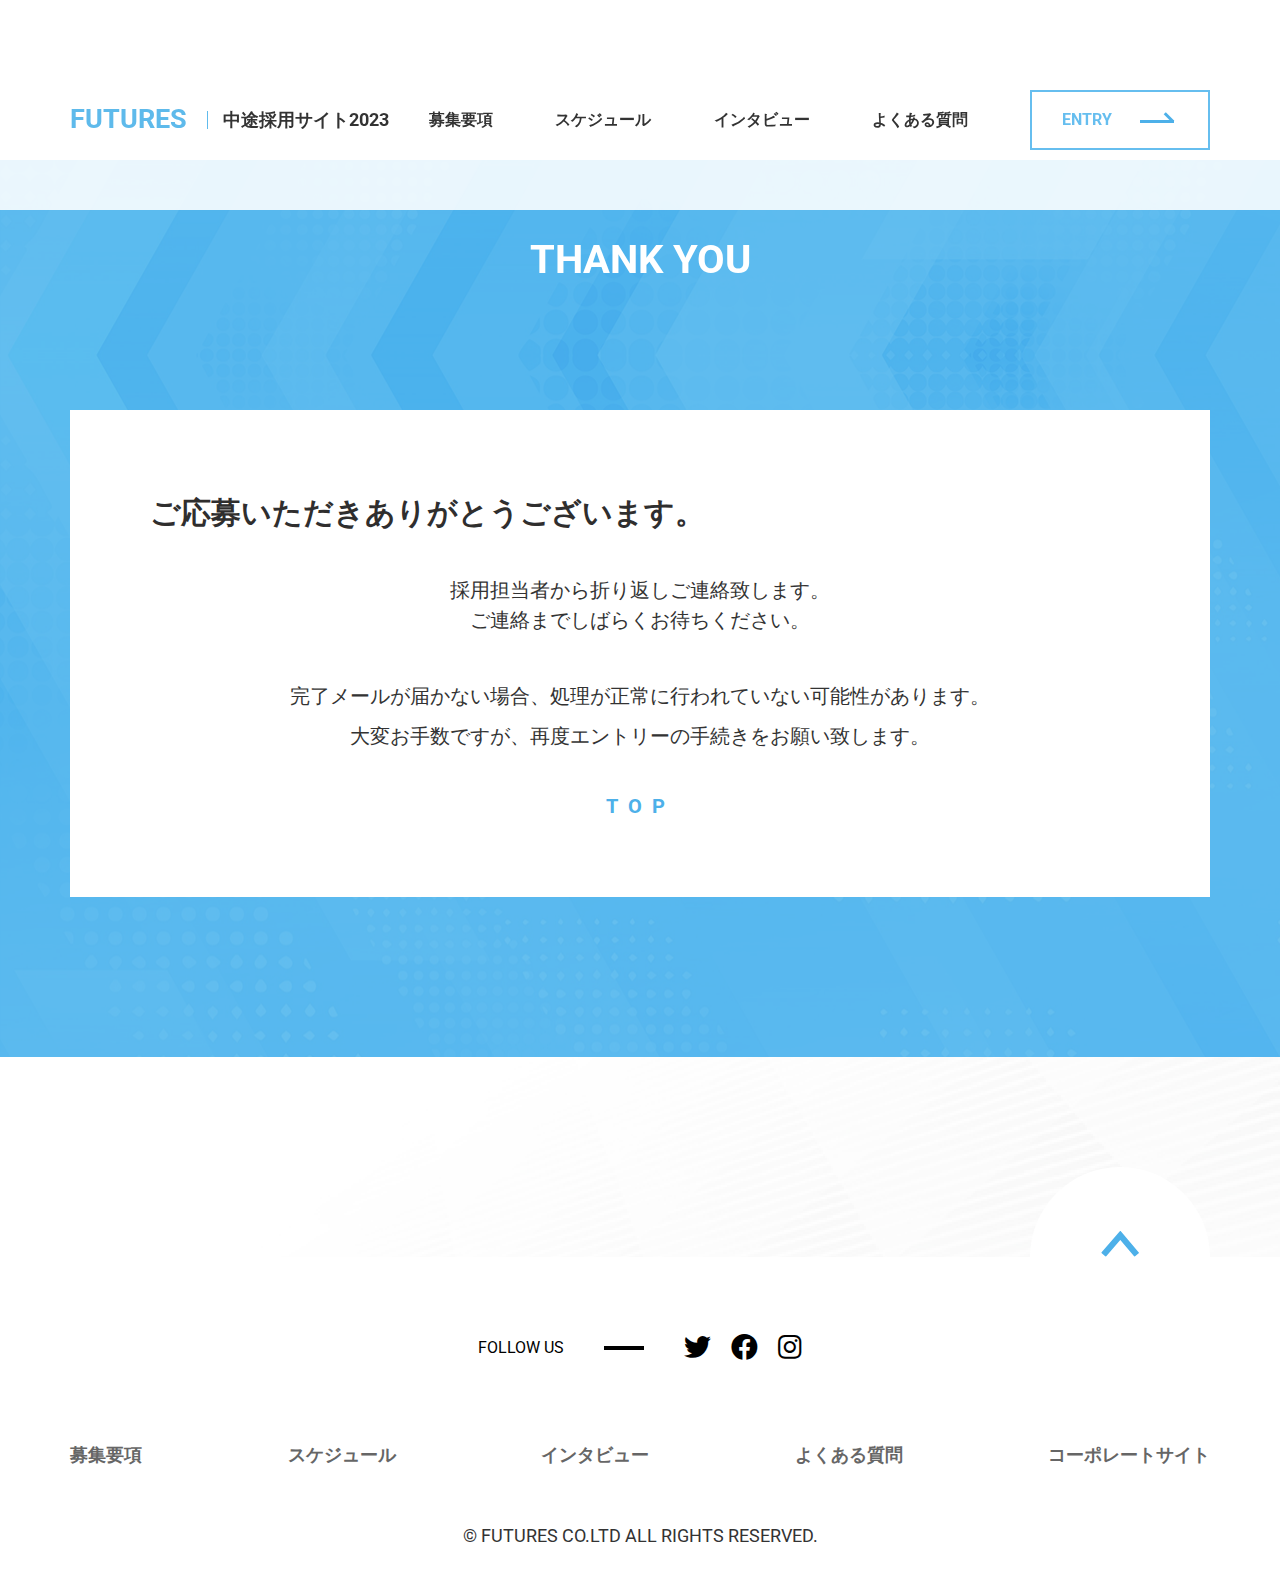
<file: thanks.html>
<!DOCTYPE html>
<html lang="ja">

  <head>
    <meta charset="UTF-8">
    <meta http-equiv="X-UA-Compatible" content="IE=edge">
    <meta name="viewport" content="width=device-width, initial-scale=1.0">
    <title>Futures</title>
    <meta name="description" content="○○○○○○○○">
    <meta name="keywords" content="○○○○○○○○○">
    <meta name="viewport" content="width=device-width, initial-scale=1.0">
    <meta property="og:title" content="Futures">
    <meta property="og:type" content="article">
    <meta property="og:url" content="○○○○○○○">
    <meta property="og:image" content="img/favicon.ico">
    <meta property="og:description" content="Futures">
    <meta property="og:site-name" content="Futures">
    <link rel="icon" href="img/favicon.ico">
    <link rel="apple-touch-icon" sizes="180×180" href="icon">
    <link rel="preconnect" href="https://fonts.gstatic.com">
    <link rel="preconnect" href="https://fonts.googleapis.com">
    <link rel="preconnect" href="https://fonts.gstatic.com" crossorigin>
    <link href="https://fonts.googleapis.com/css2?family=Roboto:wght@100;300;400;500;700;900&display=swap" rel="stylesheet">
    <link href="https://use.fontawesome.com/releases/v5.6.1/css/all.css" rel="stylesheet">

    <link rel="stylesheet" href="https://unpkg.com/swiper/swiper-bundle.min.css"/>
    <link rel="stylesheet" type="text/css" href="./assets/css/aos.css">

    <link rel="stylesheet" type="text/css" href="./assets/css/reset.css">
    <link rel="stylesheet" type="text/css" href="./assets/css/common.css">
  </head>

  <body>
    <div id="wrap">
      <header class="header">
        <div class="main-menu">
          <div class="header-logo">
            <a href="index.html">FUTURES</a>
            <a href="index.html">中途採用サイト2023</a>
          </div>
          <div class="nav-wrapper">
            <nav class="header-nav">
              <ul class="nav-list">
                <li class="nav-item"><a href="recruit.html">募集要項</a></li>
                <li class="nav-item"><a href="schedule.html">スケジュール</a></li>
                <li class="nav-item"><a href="index.html">インタビュー</a></li>
                <li class="nav-item"><a href="faq.html">よくある質問</a></li>
                <li>
                  <a href="entry.html" class="nav-item entry-btn">
                    ENTRY
                    <span class="arrow"></span>
                  </a>
                </li>
              </ul>
            </nav>
          </div>
          <div class="menu-btn" onclick="menuClick(this)">
            <span></span>
            <span></span>
            <span></span>
          </div>
        </div>
        <div class="menu" onclick="menuClose()">
          <div class="header-logo">
            <a href="index.html">FUTURES</a>
            <a href="index.html">中途採用サイト2023</a>
          </div>
          <div><a href="recruit.html">募集要項</a></div>
          <div><a href="schedule.html">スケジュール</a></div>
          <div><a href="interview.html">インタビュー</a></div>
          <div><a href="faq.html">よくある質問</a></div>
          <div><a href="#">コーポレートサイト</a></div>
          <div>
            <a href="entry.html" class="entry-btn color-white">
              ENTRY
              <span class="arrow"></span>
            </a>
          </div>
        </div>
      </div>  
      </header>

      <main>
        <section class="section-entry thanks">
          <div class="wrapper">
            <h2 data-aos="fade-up" data-aos-duration="1500">THANK YOU</h2>
            <div class="entry-container thanks">
              <h4 class="font-black">
                ご応募いただきありがとうございます。
              </h4>
              <p>
                採用担当者から折り返しご連絡致します。<br>
                ご連絡までしばらくお待ちください。
              </p>
              <p class="thanks-text">
                完了メールが届かない場合、処理が正常に行われていない可能性があります。<br>
                大変お手数ですが、再度エントリーの手続きをお願い致します。
              </p>
              <a href="#" class="more-btn">
                TOP
                <span class="arrow"></span>
              </a>
            </div>
          </div>
        </section>
      </main>

      <!-- footer -->
      <footer>
        <div class="entry-footer">
        </div>
        <div class="footer-top show-none">
          <div class="footer-title">
            CREATE THE FUTURE
          </div>
          <div class="footer-subtitle">
            挑戦するあなたを応援します。
          </div>
          <a href="#" class="entry-btn color-white">
            ENTRY
            <span class="arrow"></span>
          </a>
        </div>
        <div class="footer-btm">
          <div class="wrapper">
            <div class="container">
              <a href="#" class="back-to-top">
                <img src="./assets/img/to_top.svg" alt="">
              </a>
              <div class="footer-social">
                <div>FOLLOW US</div>
                <div class="minuse"></div>
                <div class="social-buttons">
                  <a href="https://twitter.com/" target="_blank"><i class="fab fa-twitter"></i></a>
                  <a href="https://www.facebook.com/" target="_blank"><i class="fab fa-facebook"></i>
                  <a href="https://www.instagram.com/" target="_blank"><i class="fab fa-instagram"></i></a>    
                </div>
              </div>
              <div class="nav-wrapper">
                <nav class="header-nav">
                  <ul class="nav-list">
                    <li class="nav-item"><a href="#service">募集要項</a></li>
                    <li class="nav-item"><a href="#voice">スケジュール</a></li>
                    <li class="nav-item"><a href="column">インタビュー</a></li>
                    <li class="nav-item"><a href="#material">よくある質問</a></li>
                    <li class="nav-item"><a href="#material">コーポレートサイト</a></li>
                  </ul>
                </nav>
              </div>    
            </div>
          </div>  
        </div>
        <p>&copy; FUTURES CO.LTD ALL RIGHTS RESERVED.</p>
      </footer>

    </div>
    <!-- JavaScript読み込み -->

    <script src="https://code.jquery.com/jquery-3.4.1.min.js" integrity="sha256-CSXorXvZcTkaix6Yvo6HppcZGetbYMGWSFlBw8HfCJo=" crossorigin="anonymous"></script>
    <script src="https://unpkg.com/swiper/swiper-bundle.min.js"></script>
    <script>
      var swiper = new Swiper(".mySwiper", {
        spaceBetween: 30,
        centeredSlides: true,
        loop: true,
        autoplay: {
          delay: 3000,
          disableOnInteraction: true,
        },
      });
    </script>

    <script src="./assets/scripts/aos.js"></script>
    <script src="./assets/scripts/main.js"></script>

    <script>
      AOS.init();
    </script>
  </body>
</html>
</file>
<file: assets/css/common.css>
@charset "utf-8";
/* common */
html {
  font-size: 100%;
  scroll-behavior: smooth;
}
* {
  box-sizing: border-box;
}
/* This changes all the animations globally */
:root {
  --animate-duration: 800ms;
  --animate-delay: 0.9s;
}
.sp {
  display: none;
}
body {
  font-family: 'Roboto',sans-serif;
  color:black;
  /* font-size: 26px; */
  line-height: 2;
}

#wrap {
  overflow: hidden;
  background-color: white;
}
.wrapper {
  position: relative;
  margin: auto;
  padding: 0 70px;
}
.container {
  max-width: 1420px;
  margin: auto;
  position: relative;
}
.font-white {
  color: white;
}
.font-black {
  color: #2f2e2e;
}
h1 {
  /* font-size: 90px; */
  font-size: 4.7vw;
  text-align: center;
  color: white;
  margin-bottom: 40px;
  font-weight: bold;
  line-height: 1.5;
}
h2 {
  position: relative;
  /* font-size: 60px; */
  font-size: 3.1vw;
  font-weight: bold;
  color: white;
  text-align: center;
  margin-bottom: 30px;
  line-height: 1.5;
}
h3 {
  /* font-size: 50px; */
  font-size: 2.6vw;
  font-weight: bold;
  color: white;
  text-align: center;
  line-height: 1.5;
}
h4 {
  /* font-size: 45px; */
  font-size: 2.35vw;
  font-weight: bold;
  color: white;
  text-align: left;
  margin-bottom: 40px;
  line-height: 1.5;
}
h5 {
  /* font-size: 40px; */
  font-size: 2.1vw;
  color: #2f2e2e;
  text-align: center;
  margin-bottom: 20px;
  line-height: 1.5;
}
p {
  /* font-size: 30px; */
  font-size: 1.6vw;
  color: #333333;
  line-height: 1.5;
}
.text-center {
  text-align: center;
}

a {
  text-decoration: none;
}
a:hover {
  color: white;
}

.boxShadow {
	-webkit-box-shadow: 0px 5px 30px 0px rgba(0, 0, 0, 0.1);
	-moz-box-shadow:    0px 5px 30px 0px rgba(0, 0, 0, 0.1);
	box-shadow:         0px 5px 30px 0px rgba(0, 0, 0, 0.1);
}
.menu-btn {
  display: none;
  position: absolute;
  flex-direction: column;
  justify-content: center;
  align-items: flex-start;
  border: 2px solid #66BEEF;

  padding: 15px;
  right: 35px;
  cursor: pointer;
  z-index: 1000;
}
.menu-btn span {
  width: 50px;
  height: 5px;
  background-color: #66BEEF;
  margin: 5px 0;
  transition: all .3s ease;
}
.menu-open span:nth-child(1) {
  transform: rotate(135deg) translate(11px, -10px);
  /* background-color: white; */
}
.menu-open span:nth-child(2) {
  width: 0px;
  opacity: 0;
  /* background-color: white; */
}
.menu-open span:nth-child(3) {
  width: 50px;
  transform: rotate(-135deg) translate(10px, 10px);
  /* background-color: white; */
}
.menu {
  position: fixed;
  color: white;
  background-color: white;
  right: 0;
  top: 0;
  right: 0;
  bottom: 0;
  text-align: center;
  height: 0;
  padding-top: 100px;
  overflow-y: auto;
  backdrop-filter: blur(3px);
  font-size: 24px;
  transform: translateY(-30%);
  opacity: 0;
  z-index: -1;
  transition: all .3s ease;
}
.menu-main-open {
  display: block;
  width: 95vw;
  height: max-content;
  transform: translateY(0) !important;
  opacity: 1 !important;
  border-left: 10px solid #66BEEF;
  border-bottom: 10px solid #66BEEF;
  padding: 100px 0;
  padding-left: 100px;
  z-index: 999 !important;
  background-color: white;
  overflow: hidden;
}
.menu-main-open .header-logo {
  border-bottom: 2px solid #66BEEF;
  margin-right: 100px;
  padding-bottom: 40px;
}
.menu-main-open>div {
  padding: 20px 0;
  text-align: left;
  font-size: 40px;
  line-height: 1.5;
}
.menu-main-open>div:last-child {
  border-top: 2px solid #66BEEF;
  margin-right: 100px;
}
.menu-main-open::before {
  position: absolute;
  content:'';
  left: 0;
  top: 0;
  width: 100vw;
  height: 100vh;
  /* background-color: black; */
  opacity: .6;
}
.menu a {
  position: relative;
  font-size: 26px;
  transition: all .3s ease;
}
.menu a::after {
  border-bottom: 1px solid white;
  position: absolute;
  content: '';
  bottom: -2px;
  left: -2%;
  width: 104%;
  transform: scale(0);
  transform-origin: 0%;
  transition: all .3s ease;
}
.menu a:hover {
  color: white;
}
.menu a:hover::after {
  transform: scale(1);
}

/*---- navbar ----*/
.header {
  position: fixed;
  padding: 80px 0 50px;
  width: 100%;
  z-index: 100;
  transition: all .5s ease-in-out;
  display: flex;
  justify-content: center;
  background-color: #ffffffdf;
}

.header-scroll {
  padding-top: 40px;
  background-color: #ffffffdf;
  box-shadow: 0 0 3px #0000003d;
  padding-top: 10px;
  padding-bottom: 10px;
}

.main-menu {
  position: relative;
  width: 100%;
  height: 80px;
  padding: 0 70px;
  display: flex;
  align-items: center;
  justify-content: space-between;
  background-color: transparent;
}

.header a{
  color: black;
}
.header-nav{
  display:flex;
  justify-content: space-between;
  
}
.nav-wrapper {
  width: 1200px;
}
.nav-list {
  width: 100%;
  display: flex;
  align-items: center;
  justify-content: space-between;
}
.nav-item.contact a{
  color: white !important;
  margin: auto;
}
.nav-item a {
  color: #333333;
  position: relative;
  line-height: 1.5;
  font-size: 20px;
  font-weight: bold;
}

.nav-item a::after {
  content: '';
  position: absolute;
  width: 104%;
  border-top: 1px solid black;
  left: -2%;
  bottom: -3px;
  transform: scale(0, 1);
  transform-origin: 0%;
  transition: transform .3s ease;
}
.nav-item a:hover::after {
  transform: scale(1, 1);
}
.entry-btn {
  position: relative;
  font-size: 20px;
  font-weight: bold;
  color: #66BEEF !important;
  border: 2px solid #66BEEF;
  width: 230px;
  height: 75px;
  padding: 0 34px;
  display: flex;
  align-items: center;
  justify-content: space-between;
  margin: auto;
}
.entry-btn .arrow {
  position: absolute;
  background: #4DB0E9;
  width: 34px;
  height: 3px;
  right: 34px;
  bottom: 50%;
  transform: translateY(100%);
  transition: all 0.3s;
}
.entry-btn .arrow:before {
  content: '';
  height: 3px;
  width: 12px;
  background: #4DB0E9;
  position: absolute;
  right: -1px;
  bottom: 4px;
  -webkit-transform: rotate(45deg);
  -ms-transform: rotate(45deg);
  transform: rotate(45deg);
  -webkit-transition: all 0.3s;
  -o-transition: all 0.3s;
  transition: all 0.3s;
}
.entry-btn:hover {
  color: #7AAAC6 !important;
  border: 2px solid #7AAAC6;
}
.entry-btn:hover .arrow {
  background: #7AAAC6
}
.entry-btn:hover .arrow::before {
  background: #7AAAC6
}

.entry-btn a:hover::after {
  display: none;
}

.entry-btn.color-white {
  background-color: #4DB0E9;
  color: white !important;
  width: 442px;
  height: 104px;
  border-radius: 10px;
  margin-top: 60px;
  font-size: 28px;
}
.entry-btn.color-white:hover {
  background-color: #7AAAC6;
}


.header-logo {
  white-space: nowrap;
  margin-right: 40px;
  display: flex;
  align-items: center;
}
.header-logo a {
  font-size: 55px;
  font-weight: bold;
  color: #5EBAEB;
}
.header-logo a:last-child {
  margin-left: 30px;
  padding-left: 15px;
  border-left: 1px solid #60BBEC;
  color: #333333;
  font-size: 22px;
  line-height: 1;
  font-weight: bold;
}


/*---- top ----*/
.section-top {
  position: relative;
  margin-top: 210px;
  z-index: 99;
}
.swiper {
  width: 82.8vw;
  height: auto;
  margin-right: 0;
  margin-left: auto;
}
.swiper-slide {
  text-align: center;
  font-size: 18px;
  background: #fff;
  display: -webkit-box;
  display: -ms-flexbox;
  display: -webkit-flex;
  display: flex;
  -webkit-box-pack: center;
  -ms-flex-pack: center;
  -webkit-justify-content: center;
  justify-content: center;
  -webkit-box-align: center;
  -ms-flex-align: center;
  -webkit-align-items: center;
  align-items: center;
}
.swiper-slide img {
  display: block;
  width: 100%;
  height: 100%;
  object-fit: cover;
}
/* section-top end */

/* section-message start */
.section-message {
  position: relative;
  background-image: url(../img/message-bg.png);
  background-position-y: -2vh;
  padding: 8.3vw 70px;
  margin-top: -46vh;
  background-size: cover;
  background-position: right;
}
.banner-text {
  position: absolute;
  top: -9.8vw;
  left: 70px;
  z-index: 99;
  font-size: 8.4vw;
  line-height: 1.2;
  font-weight: bold;
  color: white;
  letter-spacing: 50px;
}
.banner-text span {
  color: #64BFED;
}
.message-container {
  max-width: 1080px;
  margin: auto;
  text-align: center;
  padding-top: 32.8vw;
  padding-bottom: 30vw;
}
.message-container p {
  color: white;
  text-align: left;
}
/* section-message end */

/* section-top-schedule start */
.section-top-schedule {
  padding-bottom: 150px;
}
#myVideo {
  width: 100%;
  height: 500px;
  transform: translateY(-50%);
}
.background-text {
  position: absolute;
  left: -70px;
  top: 70px;
  font-size: 160px;
  color: #999999;
  writing-mode: vertical-lr;
  transform: rotate(-180deg);
  opacity: 12%;
  font-weight: bold;
  letter-spacing: 30px;
}
.top-schedule-container {
  margin-top: 6.25vw;
  padding: 50px;
  display: flex;
  justify-content: space-between;
}
.schedule-card {
  position: relative;
  width: 45%;
}
.schedule-card img {
  width: 100%;
}
.textbutton {
  position: absolute;
  left: 0;
  top: 0;
  width: 16.7%;
  height: 100%;
  background-color: white;
  opacity: 80%;
}
.textbutton p {
  position: relative;
  color: #42B0D8;
  font-size: 2.1vw;
  font-weight: bold;
  writing-mode: vertical-lr;
  margin: auto;
  top: 50%;
  transform: translateY(calc(-50% - 25px));
  text-align: center;
}
.textbutton p::after {
  content: '';
  position: absolute;
  bottom: -50px;
  left: -12px;
  width: 70px;
  height: 14px;
  background-image: url(../img/right-arrow.svg);
  background-size: contain;
  background-repeat: no-repeat;
  transform: rotate(90deg);
}
.textbutton:hover p {
  color: #7AAAC6;
}
.textbutton:hover p::after {
  background-image: url(../img/right-arrow-hover.svg);
}
.section-title {
  width: fit-content;
  margin: auto;
}
.section-title p {
  margin-top: 13vw;
  font-size: 4.2vw;
  color: #999999;
  font-weight: bold;
  line-height: 1.5;
  text-align: center;
  letter-spacing: 10px;
}
.more-btn {
  position: relative;
  color: #4DB0E9;
  font-size: 1.6vw;
  line-height: 1;
  text-align: right;
  letter-spacing: 10px;
  margin: auto;
  display: block;
  font-weight: bold;
  width: fit-content;
  float: right;
  /* transform: translateX(-70px); */
}
.more-btn .arrow {
  position: absolute;
  background: #4DB0E9;
  width: 50px;
  height: 4px;
  right: -60px;
  bottom: 0;
  transform: translateY(-100%);
  z-index: -1;
  transition: all 0.3s;
}
.more-btn .arrow:before {
  content: '';
  height: 4px;
  width: 14px;
  background: #4DB0E9;
  position: absolute;
  right: -1px;
  bottom: 5px;
  -webkit-transform: rotate(45deg);
  -ms-transform: rotate(45deg);
  transform: rotate(45deg);
  -webkit-transition: all 0.3s;
  -o-transition: all 0.3s;
  transition: all 0.3s;
}
.more-btn:hover {
  color: #7AAAC6;
}
.more-btn:hover .arrow {
  background: #7AAAC6;
}
.more-btn:hover .arrow:before {
  background: #7AAAC6;
}
/* section-schedule end */

/* section-top-interview start */
.section-top-interview {
  background-image: url(../img/top-interview-bg.png);
  padding: 8.6vw 0 7.8vw;
  overflow: hidden;
}
/* .section-top-interview h2 {
  font-size: 68px;
  color: white;
  margin-bottom: 0;
} */
.interview-title {
  position: relative;
  margin-bottom: 12vw;
}
.interview-title::before {
  position: absolute;
  content: '';
  left: 70px;
  width: 4px;
  height: 100%;
  background-color: white;
  transform: rotate(-30deg);
}
.interview-title::after {
  position: absolute;
  content: '';
  right: 70px;
  /* left: 100%; */
  top: 0;
  width: 4px;
  height: 100%;
  background-color: white;
  transform: rotate(30deg);
}
.interview-card {
  display: flex;
  align-items: center;
  justify-content: space-between;
}
.interview-card .card-left {
  width: 53%;
}
.interview-card .card-left img {
  width: 100%;
}
.interview-card .card-right {
  width: 43%;
  margin-top: -140px;
  padding-left: 90px;
  font-size: 20px;
}
.interview-card .card-right p {
  font-size: 20px;
}
.interview-card .card-right > p:first-child {
  font-size: 1.3em;
  font-weight: bold;
  color: #2B6C69;
  margin-bottom: 15px;
}
.interview-card .card-right > p:nth-child(2){
  font-size: 2em;
  font-weight: bold;
  color: white;
  margin-bottom: 50px;
}
.card-whitebox {
  max-width: 515px;
  background-color: white;
  padding: 30px 0;
  display: flex;
  align-items: center;
  justify-content: space-between;
}
.card-whitebox p:first-child {
  font-size: 1em;
  text-align: center;
  width: 50%;
}
.card-whitebox p:last-child {
  width: 50%;
  text-align: center;
  border-left: 1px solid black;
}

.card-whitebox p:last-child span:first-child {
  font-size: 1em;
}
.card-whitebox p:last-child span:last-child {
  font-size: 1.5em;
}
.interview-card:last-child {
  flex-direction: row-reverse;
}
.section-top-interview .section-title p {
  color: white;
}
.color-white {
  color: white !important;
}
.color-white .arrow {
  background: white !important;
}
.color-white .arrow:before {
  background: white !important;
}

.card-reverse {
  flex-direction: row-reverse;
}
.card-reverse .card-right {
  padding-left: unset;
  padding-right: 90px;
}

/* section-top-interview end */


/* ////////////Recurit Page Start///////////// */
.banner-img {
  width: 82.8vw;
  height: auto;
  margin-right: 0;
  margin-left: auto;
}
.banner-img img {
  width: 100%;
}
.section-application, .section-interview, .section-schedule {
  position: relative;
  background-image: url(../img/application-bg.png);
  background-repeat: no-repeat;
  padding-top: 160px;
  margin-top: -30vh;
  background-size: cover;
  background-position: right;
}
.section-application .banner-text {
  position: absolute;
  top: -0.8vw;
  left: 70px;
  z-index: 99;
  font-size: 7.4vw;
  line-height: 1.2;
  font-weight: bold;
  color: white;
  letter-spacing: 44px;
}
.application-container, .interview-container {
  max-width: 1080px;
  margin: auto;
  padding-top: 24.8vw;
  padding-bottom: 21.35vw;
}
.application-container p {
  color: white;
  text-align: center;
}

.section-member {
  margin-top: -12vw;
  margin-bottom: 15vw;
}
.section-member .wrapper {
  display: flex;
  justify-content: space-between;
}
.member-card {
  width: 48%;
  border: 1px solid #707070;
}
.member-card img {
  width: 100%;
}
.member-card > div {
  padding: 70px 60px 40px;
  display: flex;
  flex-direction: column;
}
.member-card h5 {
  margin-bottom: 60px;
}
.member-card .more-btn {
  margin: auto;
  margin-top: 90px;
  margin-bottom: 40px;
}

.section-summary {
  margin-top: 120px;
}
.summary-wrapper {
  border: 1px solid #707070;
  margin: 135px 70px;
  padding: 0;
}
.summary-container {
  margin: auto;
  position: relative;
  padding: 0 9.375vw;
}
.summary-container::before {
  position: absolute;
  content: '';
  width: 5.2vw;
  height: 230px;
  background-color: #4DB0E9;
  top: 0;
  left: 4.65vw;
  transform: translateX(-50%);
}
.section-summary h2:after {
  position: absolute;
  content: '';
  width: 75px;
  height: 15px;
  background-image: url(../img/sep-icon.png);
  background-size: contain;
  background-repeat: no-repeat;
  bottom: -40px;
  left: 50%;
  transform: translateX(-50%);
}
.summary-row {
  display: flex;
  padding: 80px 0;
  border-bottom: 1px solid #707070;
}
.summary-header {
  position: relative;
  padding-left: 40px;
  flex-direction: column;
}
.summary-header h3 {
  text-align: left;
}
.summary-header p {
  color: #4DB0E9;
  padding-bottom: 80px;
}
.summary-row .summary-title {
  width: 40%;
}
.summary-row .summary-content {
  width: 60%;
}
.summary-container .entry-btn {
  margin-top: 150px;
  margin-bottom: 150px;
}

/* ////////////Schedule Page Start///////////// */
/* .section-schedule {
  background-image: url(../img/schedule-bg.png);
  background-repeat: no-repeat;
  position: relative;
  padding-top: 160px;
  margin-top: -55vh;
  background-size: cover;
  background-position: right;
} */
.section-schedule {
  margin-top: -17vh;
}
.section-schedule .banner-text {
  position: absolute;
  top: 0.3vw;
  left: 70px;
  z-index: 99;
  font-size: 7.4vw;
  line-height: 1.2;
  font-weight: bold;
  color: white;
  letter-spacing: 44px;
}
.schedule-container {
  max-width: 1080px;
  margin: auto;
  padding-top: 180px;
  padding-bottom: 21.35vw;
}
.schedule-container p {
  color: white;
  text-align: center;
  line-height: 2;
}
.section-buttons .wrapper {
  display: flex;
  justify-content: space-between;
  transform: translateY(-50%);
  overflow: hidden;
}
.schedule-btn {
  position: relative;
  width: 48%;
  height: 13vw;
  display: flex;
  align-items: center;
  background-color: white;
  box-shadow: #4db0e9 10px 10px;
}
.schedule-btn::after {
  position: absolute;
  content: '';
  right: 2vw;
  top: 50%;
  transform: translateY(-50%);
  width: 0;
  height: 0;
  border-left: 18px solid transparent;
  border-right: 18px solid transparent;
  border-top: 24px solid #4db0e9;
}
.schedule-btn img {
  height: 100%;
}
.schedule-btn > div {
  padding-left: 2vw;
}
.schedule-btn > div h5 {
  margin-bottom: unset;
}
.schedule-btn > div p {
  color: #4db0e9;
  font-size: 1.5vw;
  font-weight: bold;
}

/* section-engineer start */
.section-engineer .top-banner{
  display: flex;
}
.top-banner .banner-left {
  width: 45%;
  padding: 6.25vw 2.6vw 3.65vw;
  background-color: #4DB0E9;
  display: flex;
  flex-direction: column;
  align-items: center;
  justify-content: center;
}
.banner-left > p {
  font-size: 1.8vw;
  text-align: center;
  color: white;
  font-weight: bold;
  margin-bottom: 4vw;
}
.banner-left .whitebox {
  background-color: white;
  font-size: 1.4vw;
  font-weight: 500;
  line-height: 2;
  color: #666666;
  padding: 2vw;
}
.top-banner .banner-right {
  width: 55%;
}
.top-banner .banner-right img {
  width: 100%;
}
.section-engineer {
  overflow: hidden;
}
.section-activity {
  margin-top: 190px;
  overflow: hidden;
}
.left-clippy {
  font-size: 2.4vw;
  color: white;
  font-weight: bold;
  width: 37vw;
  height: 116px;
  display: flex;
  align-items: center;
  padding-left: 100px;
  background-color: #4DB0E9;
  clip-path: polygon(0 0, 100% 0%, 90% 100%, 0% 100%);
  margin-bottom: 90px;
}
.left-clippy span {
  padding-right: 20%;
}
.right-clippy {
  float: right;
  font-size: 35px;
  color: white;
  font-weight: bold;
  width: 37vw;
  height: 116px;
  display: flex;
  justify-content: end;
  align-items: center;
  padding-right: 100px;
  background-color: #4DB0E9;
  clip-path: polygon(0 0, 100% 0%, 100% 100%, 10% 100%);
  margin-bottom: 90px;
  margin-top: -60px;
  /* transform: translateY(-50%); */
}
.right-clippy span {
  padding-right: 20%;
}
.activity-card {
  position: relative;
  display: flex;
  align-items: center;
  max-height: 580px;
  margin-bottom: 220px;
  background-color: #EAF7FF;
}
.activity-card-left {
  width: 50%;
  padding: 4vw 5vw;
}
.activity-card p {
  font-size: 1.8vw;
  font-weight: 500;
  color: #666666;
  line-height: 2;
}
.activity-card-left .title {
  font-size: 2.1vw;
  font-weight: bold;
  color: #4DB0E9;
}
.activity-card-right {
  position: absolute;
  top: -80px;
  right: 0;
  width: 50%;
}
.card-reverse .activity-card-right {
  left: 0;
}
.activity-card-right img {
  width: 100%;
}
.activity-card:last-child {
  margin-bottom: 0;
}
.activity-card:last-child .activity-card-left {
  width: fit-content;
  padding: 0 20px 20px;
}

.schedule-sep {
  padding: 270px 0;
  text-align: center;
}

/* ////////////Interview Page Start///////////// */
.section-interview {
  background-image: url(../img/interview-bg.png);
}
.interview-container p {
  color: white;
}
.section-member.interview h5 {
  margin-bottom: 0;
  color: #4DB0E9;
}
.interview .member-card .more-btn {
  margin-top: 20px;
  margin-bottom: 60px;
}
.member-profile {
  display: flex;
  align-items: center;
  justify-content: center;
  flex-direction: row !important;
  gap: 80px;
  border-bottom: 1px solid #D9D9D9;
}
.member-profile .job p:first-child {
  font-size: 20px;
}
.member-profile .job p:last-child {
  font-size: 30px;
}
.member-profile .name p:first-child {
  font-size: 20px;
  font-weight: bold;
  color: #4DB0E9;
}
.member-profile .name p:last-child {
  font-size: 30px;
}

.section-intro .container {
  max-width: 1420px;
  padding: 0 70px;
  margin: auto;
  position: relative;
}
.intro-banner {
  position: relative;
}
.intro-banner > div:first-child {
  position: absolute;
  padding-right: 80px;
  width: fit-content;
  top: 50%;
  transform: translateY(-50%);
}
.intro-banner.left > div:first-child {
  position: absolute;
  padding-left: 80px;
  padding-right: 0;
  width: fit-content;
  top: 50%;
  transform: translateY(-50%);
}
.intro-banner > div:last-child {
  width: 100vw;
}
.intro-banner > div:last-child img {
  width: 100%;
}
.intro-banner h3 {
  text-align: left;
  margin-bottom: 40px;
}
.intro-banner h2 {
  text-align: left;
}

.intro-text {
  margin: auto;
  margin-top: 50px;
  display: flex;
  align-items: center;
  flex-direction: column;
}
.intro-title {
  display: inline-block;
  font-size: 2.1vw;
  padding-bottom: 25px;
  border-bottom: 10px solid #4DB0E9;
  margin-bottom: 40px;
}
.intro-text p {
  line-height: 2;
}
.intro-img {
  margin: 150px 0;
  width: 100vw;
}
.intro-img img {
  width: 100%;
}
.section-intro:last-child .intro-banner > div:first-child {
  right: 0;
}

/* ////////////Faq Page Start///////////// */
.section-faq, .section-entry, .section-thanks {
  position: relative;
  margin-top: 160px;
  padding-top: 70px;
}
.section-faq h2 {
  font-size: 60px;
}
.background-img {
  position: absolute;
  top: 0;
  left: 0;
  width: 100vw;
  height: auto;
}
.background-img img {
  width: 100%;
}
.page-title {
  font-size: 120px;
  color: white;
  line-height: 1.2;
  font-weight: bold;
}
.faq-container, .entry-container {
  margin-top: 120px;
  padding: 8.3vw 8.3vw 3.6vw;
  background-color: white;
}
.faq-card p {
  font-size: 30px;
  line-height: 2;
}
.faq-q p {
  font-weight: bold;
}
.faq-q {
  position: relative;
  display: flex;
  align-items: center;
  border: 1px solid #2f2e2e;
  padding: 2.6vw 7.5vw 2vw 2vw;
}
.faq-q::after {
  position: absolute;
  content: '';
  top: 50%;
  right: 4vw;
  width: 46px;
  height: 42px;
  transform: translateY(-50%);
  background-image: url(../img/faq-minus.svg);
  background-size: contain;
}
.faq-show .faq-q::after {
  height: 46px;
  background-image: url(../img/faq-plus.svg);
}
.faq-head {
  font-size: 60px;
  font-weight: bolder;
  color: #4DB0E9;
  padding-right: 4vw;
  line-height: 1;
}
.faq-a {
  display: none;
  /* padding: 100px 130px 80px; */
  padding: 5.2vw 6vw 4vw;
}
.faq-a .faq-text {
  display: flex;
}
.faq-a .faq-head {
  color: #E5A7A7;
}


/* ////////////Entry Page Start///////////// */
.entry-container h5 {
  text-align: left;
  margin-bottom: 90px;
}
.require {
  position: relative;
}
.require::before {
  position: absolute;
  content: '必須';
  padding: 2px 10px;
  font-size: 20px;
  color: white;
  left: 0;
  top: 50%;
  transform: translateY(-50%);
  background-color: #D16165;
}
.entry-container > div {
  display: flex;
  align-items: baseline;
  margin-bottom: 60px;
}
.entry-container > div label {
  font-size: 1.6vw;
  width: 30%;
  text-align: center;
}
.inputbox {
  font-size: 28px;
  width: 70%;
  white-space: nowrap;
  margin: 0 20px;
  padding: 10px;
}
.radio {
  margin-right: 40px;
}

.entry-seperater {
  border: dashed 1px #DDDDDD;
  margin: 20px 0;
}

.entry-container > div > div{
  width: 70%;
}
.entry-container .date-line {
  display: flex;
}

.inputbox select {
  width: 80%;
  font-size: 28px;
  padding: 10px;
  margin: 0 10px;
}
.inputbox.year {
  width: 25%;
  margin-left: 0;
  padding-left: 0;
}
.inputbox.month {
  width: 15%;
}
.inputbox.date {
  width: 15%;
}

.date-connecter {
  text-align: center;
  transform: rotate(90deg);
  width: 70%;
  font-size: 1.6vw;
}

.entry-footer {
  width: 100vw;
  padding-bottom: 200px;
  background-image: url(../img/footer-bg.png);
  background-repeat: no-repeat;
}
.show-none {
  display: none;
}
/* ////////////Thanks Page Start///////////// */
.section-entry.thanks {
  background-image: url(../img/faq-bg.png);
}
.entry-container.thanks {
  margin-top: 120px;
  padding: 80px;
  background-color: white;
  text-align: center;
}
.section-entry.thanks .wrapper {
  padding-bottom: 160px;
}
.thanks-text {
  font-size: 20px;
  padding: 40px 0;
  line-height: 2;
}
.entry-container.thanks .more-btn {
  float: initial;
}
/* footer */
footer {
  padding-bottom: 40px;
}
footer > p {
  text-align: center;
  font-size: 18px;
}
.footer-top {
  padding-top: 160px;
  padding-bottom: 120px;
  background-image: url(../img/footer-bg.png);
}
.footer-title {
  font-size: 2.1vw;
  font-weight: bold;
  text-align: center;
  color: #666666;
  line-height: 1.5;
}
.footer-subtitle {
  font-size: 28px;
  text-align: center;
  color: #666666;
  margin-bottom: 64px;
}
.back-to-top {
  position: absolute;
  width: 180px;
  height: 180px;
  background-color: white;
  top: 0;
  right: 0;
  transform: translateY(-50%);
  border-radius: 50%;
  z-index: 100;
}
.back-to-top:hover {
  opacity: 0.6;
}
.back-to-top img {
  margin-left: 50%;
  margin-top: 50%;
  transform: translate(-50%, -100%);
}
.back-to-top span {
  margin-top: 10px;
}
.footer-btm {
  background-color: white;
}
.footer-social {
  padding: 65px 0;
  display: flex;
  align-items: center;
  justify-content: center;
}
.minuse {
  width: 40px;
  border-top: 4px solid black;
  margin: 0 40px;
}
.social-buttons {
  display: flex;
  align-items: center;
  justify-content: center;
  gap: 20px;
}
.social-buttons a {
  color: black;
  font-size: 2.1vw;
}
footer .nav-wrapper {
  width: 100%;
  margin-bottom: 50px;
}
footer .nav-wrapper .nav-item a {
  font-size: 18px;
  color: #666666;
}
/* footer end */

@media (max-width: 1460px){
  .header-logo a {
    font-size: 2.1vw;
  }
  .header-logo a:last-child {
    margin-left: 20px;
    font-size: 18px;
  }
  .nav-item a {
    font-size: 16px;
  }
  .entry-btn {
    font-size: 16px;
    width: 180px;
    height: 60px;
    padding: 0 30px;
  }
}

@media (max-width: 1200px){
  .header .nav-item {
    display: none;
  }
  .header {
    padding: 40px 0;
  }
  .header-scroll {
    padding: 40px 0;
  }
  .header-logo {
    flex-direction: column;
  }
  .header-logo a:first-child {
    font-size: 55px;
    line-height: 1.5;
    text-decoration: underline;
    text-underline-offset: 4px;
  }
  .header-logo a:last-child {
    margin-left: 0;
    padding-left: 0;
    font-size: 25px;
    border: none;
    text-decoration: none;
  }
  .main-menu {
    padding: 0px 35px;
  }
  .header-nav .entry-btn {
    display: flex;
    position: absolute;
    font-size: 20px;
    right: 130px;
    top: 50%;
    height: 80px;
    transform: translateY(-50%);
  }
  .menu-btn {
    display: flex;
  }

  .section-top {
    margin-top: 165px;
  }
  .top-schedule-container {
    padding: 0px;
  }
  .interview-card .card-right {
    width: 43%;
    margin-top: -7.3vw;
    padding-left: 0;
    font-size: 13px;
  }
  .card-reverse .card-right {
    padding-left: unset;
    padding-right: 0;
  }
  .interview-card .card-right p {
    font-size: 16px;
  }
  .interview-card .card-right > p:nth-child(2) {
    margin-bottom: 20px;
  }
  .card-whitebox {
    padding: 10px 0;
  }

  /* ///////////////Recurit Page start////////////////// */
  .member-card > div {
    padding: 40px 20px 20px;
  }
  .member-card h5 {
    margin-bottom: 20px;
  }
  .member-card .more-btn {
    margin: auto;
    margin-top: 40px;
    margin-bottom: 20px;
  }


}


@media (max-width: 767px){
  .pc {
    display: none;
  }
  .sp {
    display: block;
  }

  h1 {
    font-size: 65px;
  }
  h2 {
    font-size: 60px;
  }
  h3 {
    font-size: 40px;
  }
  h4 {
    font-size: 43px;
  }
  p {
    font-size: 30px;
    line-height: 2;
  }

  .wrapper {
    padding: 0 40px;
  }

  .swiper {
    width: 100vw;
  }
  .section-message, .section-application, .section-schedule {
    padding: 8.3vw 40px 200px;
    margin-top: -12px;
  }
  .banner-text {
    top: -9.8vw;
    left: 40px;
    font-size: 8.4vw;
    letter-spacing: 30px;
  }
  .section-message .banner-text {
    top: -6.8vw;
  }
  .banner-text span {
    color: white;
  }
  .section-application .banner-text {
    top: 2.2vw;
    left: 40px;
    letter-spacing: 30px;
  }
  .message-container {
    max-width: 1080px;
    margin: auto;
    text-align: center;
    padding: 100px 0;
  }
  .top-schedule-container {
    overflow: hidden;
    width: 100%;
    flex-direction: column;
    gap: 0;
  }
  .schedule-card {
    width: 100%;
    margin-bottom: 70px;
  }
  .textbutton p {
    font-size: 30px;
  }
  .section-top-interview {
    padding: 180px 0 140px;
  }
  .interview-title::before {
    left: 40px;
    transform: rotate(-15deg);
  }
  .interview-title::after {
    right: 40px;
    transform: rotate(15deg);
  }
  .interview-card {
    margin-top: 200px;
    flex-direction: column;
  }
  .interview-card .card-left {
    width: 100%;
  }
  .interview-card .card-right {
    width: 100%;
    margin-top: 100px;
    padding-left: 0;
    font-size: 26px;
  }
  .interview-card .card-right > p:nth-child(2) {
    margin-bottom: 40px;
  }
  .card-whitebox {
    padding: 30px 0;
    margin: auto;
  }

  /* ///////////////Recurit Page start////////////////// */
  .banner-img {
    width: 100vw;
  }
  .section-member {
    margin-top: -30vw;
  }
  .section-member .wrapper {
    flex-direction: column;
  }
  .member-card {
    width: 100%;
    margin-bottom: 100px;
  }
  .entry-btn.color-white {
    width: 80%;
  }
  .member-card h5 {
    font-size: 40px;
  }
  .member-card .more-btn {
    margin: auto;
    margin-top: 20px;
    transform: unset;
  }

  .section-title p {
    font-size: 60px;
  }
  .more-btn {
    font-size: 30px;
  }

  .summary-container {
    padding: 0 40px;
  }
  .summary-row {
    flex-direction: column;
  }
  .summary-row .summary-content {
    width: 100%;
    padding-left: 40px;
  }
  .summary-row .summary-content p {
    font-size: 26px;
  }
  .summary-header p {
    padding-bottom: 0;
  }

  /* ///////////////Schedule Page start////////////////// */
  .section-schedule {
    margin-bottom: 0;
  }
  .section-schedule .banner-text {
    font-size: 17vw;
    letter-spacing: unset;
    left: auto;
    right: auto;
  }
  .section-engineer .top-banner {
    flex-direction: column-reverse;
  }
  .schedule-container {
    padding: 120px 0 0;
  }
  .top-banner .banner-right {
    width: 100%;
  }
  .banner-left > p {
    font-size: 28px;
  }
  .top-banner .banner-left {
    width: 100%;
    padding: 80px 50px;
  }
  .banner-left .whitebox {
    font-size: 26px;
    padding: 40px;
  }
  .section-activity {
    margin-top: 100px;
  }
  .left-clippy, .right-clippy {
    font-size: 35px;
    width: calc(100vw - 40px);
    height: 116px;
    margin-bottom: 60px;
  }
  .activity-card {
    position: relative;
    flex-direction: column-reverse;
    max-height: unset;
    margin-bottom: 70px;
  }
  .activity-card-right {
    position: relative;
    top: unset;
    width: 100%;
  }
  .activity-card-left {
    width: 100%;
    padding: 60px 30px;
  }
  .activity-card p {
    font-size: 23px;
  }
  .activity-card-left .title {
    font-size: 30px;
  }
  .activity-card:last-child {
    height: unset;
    flex-direction: column;
    margin-bottom: 0;
    padding: 60px 0;
  }
  .schedule-sep {
    padding: 220px 0 200px;
  }


  .section-buttons .wrapper {
    justify-content: space-between;
    flex-direction: column;
    transform: translateY(-25%);
  }
  .schedule-btn {
    width: 100%;
    margin-bottom: 40px;
    height: 25vw;
    box-shadow: #4db0e9 10px 10px;
  }
  .schedule-btn > div h5 {
    font-size: 35px;
  }
  .schedule-btn > div p {
    font-size: 26px;
  }
  .schedule-btn::after {
    right: 4vw;
  }

  /* ////////////////////intro page start//////////////////////// */
  .intro-banner.left > div:first-child {
    position: relative;
    transform: unset;
    width: 100%;
    padding-left: 0;
    padding: 0 40px;
  }

  .section-intro .container {
    padding: 0 40px;
  }
  .intro-title {
    font-size: 40px;
  }

  /* ////////////////////Faq page start//////////////////////////////// */
  .faq-container, .entry-container {
    padding: 40px;
  }
  .faq-q {
    padding: 2.6vw 11vw 2vw 2vw;
  }





  .footer-top {
    padding-top: 100px;
  }
  .footer-title {
    font-size: 50px;
  }
  .footer-social {
    flex-direction: column;
    font-size: 20px;
    gap: 40px;
  }
  .minuse {
    transform: rotate(90deg);
    width: 20px;
    border-top: 2px solid black;
  }
  .social-buttons {
    gap: 80px;
  }
  .social-buttons a {
    font-size: 50px;
  }

  .nav-list {
    flex-direction: column;
    gap: 160px;
  }
}

@media (max-width: 600px){
  .header {
    padding: 10px 0;
  }
  .header-logo a:first-child {
    font-size: 26px;
  }
  .header-logo a:last-child {
    font-size: 12px;
  }
  .header-nav .entry-btn {
    font-size: 12px;
    right: 75px;
    height: 45px;
    width: 110px;
    padding: 0px 10px;
  }
  .entry-btn .arrow {
    width: 24px;
    height: 2px;
    right: 30px;
  }
  .entry-btn .arrow:before {
    height: 2px;
    width: 10px;
    bottom: 4px;
  }
  .menu-main-open {
    padding: 50px 0;
    padding-left: 50px;
  }
  .menu-main-open>div {
    padding: 15px 0;
    font-size: 20px;
  }
  .menu-main-open>div:last-child {
    margin-right: 50px;
  }
  .entry-btn.color-white {
    margin-top: 30px;
    font-size: 20px;
  }
  .menu-main-open .header-logo {
    padding-bottom: 20px;
    margin-right: 50px;
  }
  .menu a {
    font-size: 16px;
  }
  .menu-btn {
    padding: 7px;
    right: 20px;
  }
  .menu-btn span {
    width: 30px;
    height: 3px;
    margin: 3px 0;
  }
  .menu-open span:nth-child(1) {
    transform: rotate(135deg) translate(7px, -7px);
  }
  .menu-open span:nth-child(3) {
    width: 30px;
    transform: rotate(-135deg) translate(7px, 7px);
  }
  .section-top {
    margin-top: 100px;
  }

  h1 {
    font-size: 32px;
    margin-bottom: 20px;
  }
  h2 {
    font-size: 30px;
    margin-bottom: 15px;
  }
  h3 {
    font-size: 20px;
  }
  h4 {
    font-size: 16px;
    margin-bottom: 20px;
  }
  h5 {
    font-size: 15px;
  }
  p {
    font-size: 16px;
  }
  .wrapper {
    padding: 0 20px;
  }
  .section-message {
    padding: 8.3vw 20px 100px;
  }
  #myVideo {
    height: 250px;
  }
  .background-text {
    left: -35px;
    top: 35px;
    font-size: 80px;
    letter-spacing: 15px;
  }
  .textbutton p {
    font-size: 15px;
  }
  .schedule-card {
    margin-bottom: 35px;
  }
  .textbutton p::after {
    bottom: -30px;
    left: -4px;
    width: 25px;
    height: 20px;
  }
  .section-top-schedule {
    padding-bottom: 70px;
  }
  .section-top-interview {
    padding: 90px 0 70px;
  }
  .interview-card {
    margin-top: 100px;
  }
  .interview-card .card-right {
    margin-top: 50px;
  }
  .interview-card .card-right > p:first-child {
    font-size: 15px;
  }
  .interview-card .card-right > p:nth-child(2) {
    font-size: 20px;
  }
  
  .banner-text {
    left: 20px;
  }
  .card-whitebox {
    padding: 10px 0;
  }
  .section-top-interview .section-title p {
    font-size: 30px;
  }
  .section-title p {
    font-size: 30px;
  }
  .more-btn {
    font-size: 15px;
  }
  .more-btn .arrow {
    width: 25px;
    height: 2px;
    right: -30px;
  }
  .more-btn .arrow:before {
    height: 2px;
    width: 8px;
    right: -1px;
    bottom: 3px;
  }

  .entry-btn.color-white {
    height: 60px;
  }
  .footer-title {
    font-size: 25px;
  }
  .footer-subtitle {
    font-size: 14px;
  }
  .back-to-top {
    width: 120px;
    height: 120px;
  }
  footer > p {
    font-size: 12px;
  }
  .social-buttons {
    gap: 40px;
  }
  .social-buttons a {
    font-size: 30px;
  }
  .nav-list {
    flex-direction: column;
    gap: 80px;
  }

  /* ////////////Entry Page Start///////////// */
  .section-application .banner-text {
    left: 20px;
  }
  .section-message, .section-application {
    padding: 8.3vw 20px 100px;
  }
  .member-card > div {
    padding: 20px;
  }
  .member-card h5 {
    font-size: 20px;
  }
  .section-summary {
    margin-top: 60px;
  }
  .summary-wrapper {
    margin: 70px 20px;
  }
  .summary-row {
    padding: 20px 0 40px;
  }
  .summary-container::before {
    height: 100px;
  }
  .summary-row .summary-title p {
    font-size: 20px;
  }
  .summary-row .summary-content p {
    font-size: 16px;
  }
  .summary-container .entry-btn {
    margin-bottom: 70px;
  }

  /* ///////////////Schedule Page start////////////////// */
  .section-schedule .banner-text {
    font-size: 16vw;
  }
  .schedule-btn > div h5 {
    font-size: 16px;
  }
  .schedule-btn > div p {
    font-size: 13px;
  }
  .schedule-btn::after {
    border-left: 10px solid transparent;
    border-right: 10px solid transparent;
    border-top: 14px solid #4db0e9;
  }
  .top-banner .banner-left {
    padding: 40px 20px;
  }
  .banner-left > p {
    font-size: 14px;
  }
  .banner-left .whitebox {
    font-size: 13px;
    padding: 20px;
  }
  .left-clippy, .right-clippy {
    font-size: 17px;
    height: 60px;
    margin-bottom: 60px;
  }
  .section-activity {
    margin-top: 50px;
  }
  .activity-card-left {
    width: 100%;
    padding: 40px 20px;
  }
  .activity-card p {
    font-size: 14px;
  }
  .right-clippy {
    margin-top: -30px;
  }

  /* /////////Interview page start/////////////////// */
  .section-intro .container {
    padding: 0 20px;
  }
  .member-profile .job p:first-child {
    font-size: 12px;
  }
  .member-profile .job p:last-child {
    font-size: 16px;
  }
  .member-profile .name p:first-child {
    font-size: 12px;
  }
  .member-profile .name p:last-child {
    font-size: 16px;
  }
  .intro-banner h3 {
    margin-bottom: 20px;
  }
  .intro-title {
    font-size: 20px;
    padding-bottom: 0px;
    border-bottom: 4px solid #4DB0E9;
    margin-bottom: 20px;
  }
  .member-card {
    margin-bottom: 40px;
  }
  .schedule-sep {
    padding: 110px 0 100px;
  }

  /* ///////////////////Faq page start////////////////////////// */
  .section-faq, .section-entry, .section-thanks {
    margin-top: 100px;
  }
  .page-title {
    font-size: 60px;
  }
  .section-faq h2 {
    font-size: 30px;
  }
  .wrapper {
    padding: 0 20px;
  }
  .faq-container, .entry-container {
    padding: 20px;
  }
  .faq-head {
    font-size: 30px;
  }
  .faq-card p {
    font-size: 16px;
  }
  .faq-q::after {
    right: 2vw;
    width: 22px;
    height: 20px;
  }
  .faq-show .faq-q::after {
    height: 20px;
    background-image: url(../img/faq-plus.svg);
  }









}
</file>
